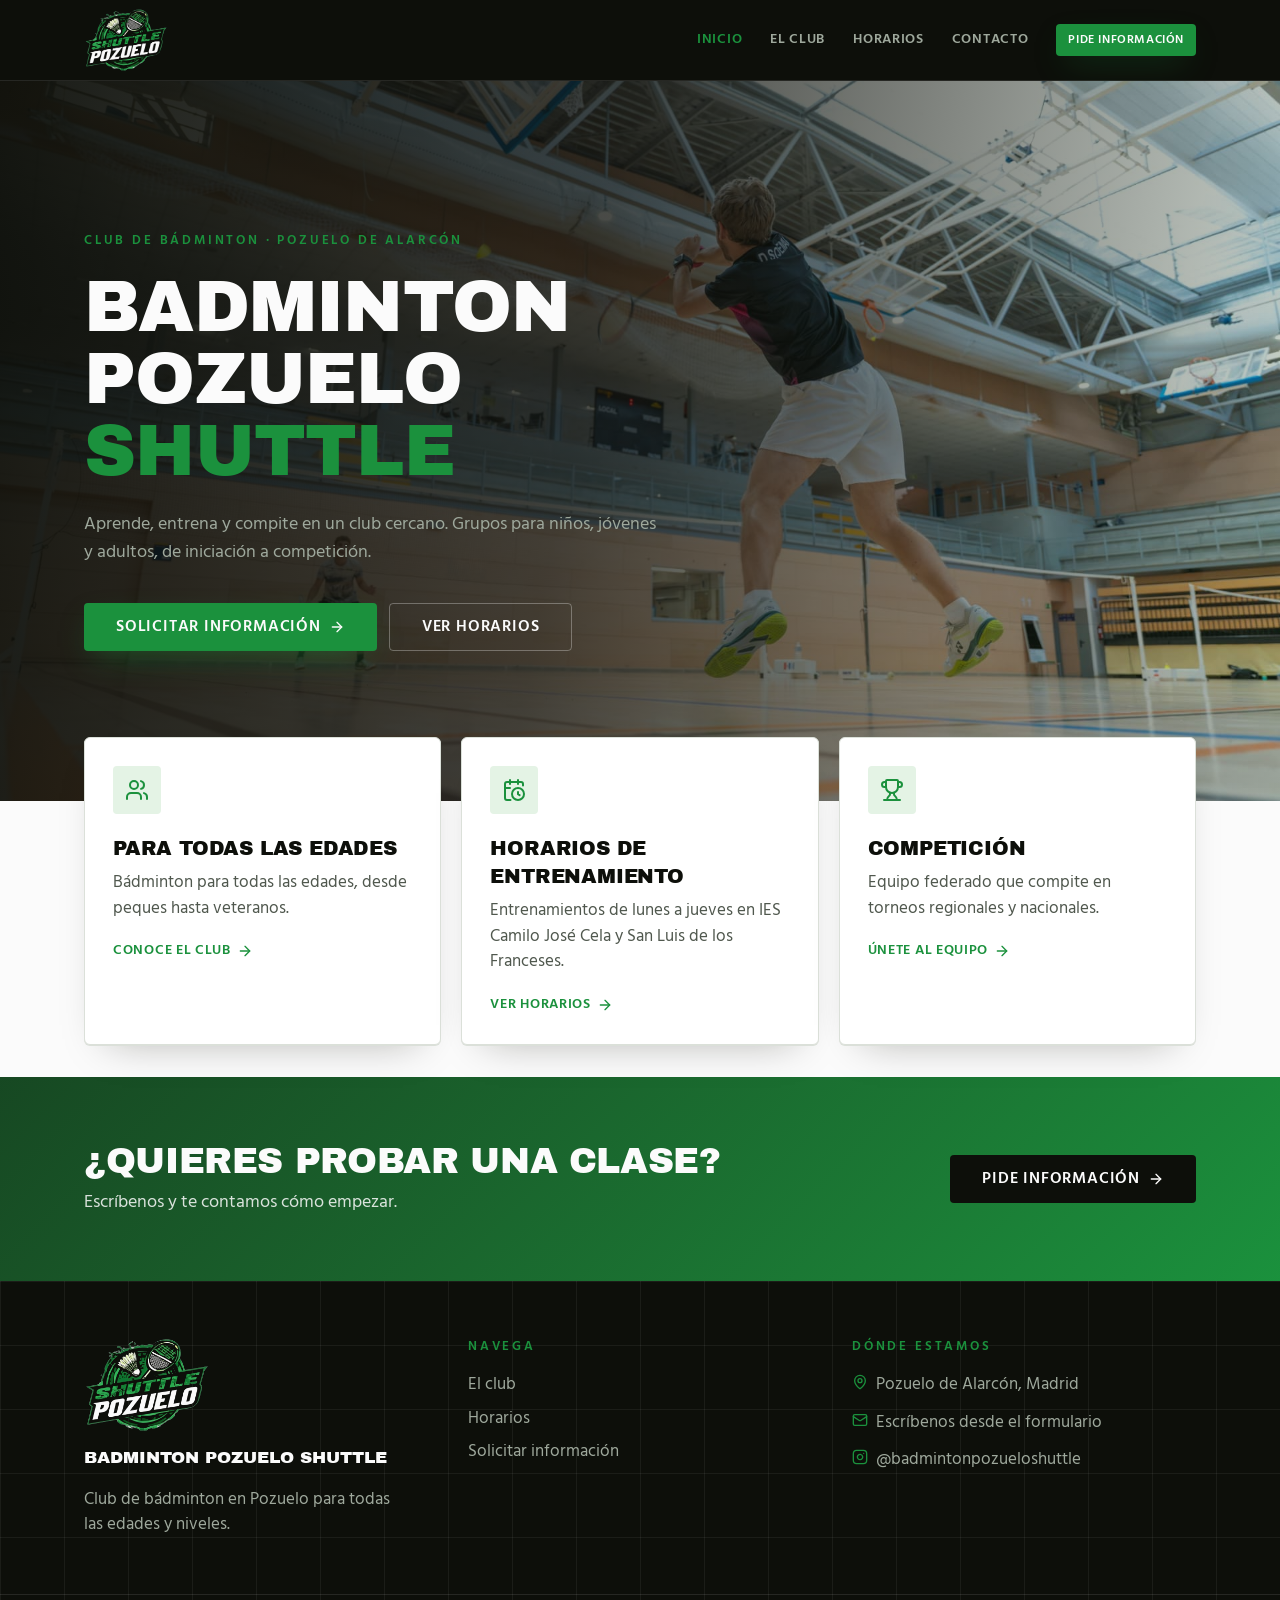
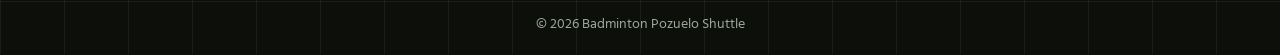
<file: docs/index.html>
<!DOCTYPE html>
<html lang="es"><head><meta charset="utf-8"><meta name="viewport" content="width=device-width, initial-scale=1"><link rel="preload" as="image" href="assets/logo-shuttle-pozuelo.png"><link rel="preload" as="image" href="assets/pista-entrenamiento-pozuelo.jpg"><link rel="stylesheet" href="https://fonts.googleapis.com/css2?family=Archivo+Black&amp;family=Hind:wght@400;500;600;700&amp;display=swap" data-precedence="default"><title>Badminton Pozuelo Shuttle · Club de bádminton en Pozuelo</title><meta name="description" content="Entrena bádminton en Pozuelo de Alarcón: escuela infantil, juvenil, adultos y competición. Consulta horarios y pide información."><meta property="og:title" content="Badminton Pozuelo Shuttle"><meta property="og:description" content="Club de bádminton en Pozuelo para todas las edades y niveles."><meta property="og:type" content="website"><meta name="twitter:card" content="summary_large_image"><link rel="icon" type="image/png" href="favicon.png"><link rel="preconnect" href="https://fonts.googleapis.com"><link rel="preconnect" href="https://fonts.gstatic.com" crossorigin="anonymous"><link rel="stylesheet" href="styles.css"></head><body><div class="flex min-h-screen flex-col"><header class="sticky top-0 z-40 border-b border-ink-foreground/10 bg-ink text-ink-foreground"><div class="mx-auto flex h-20 max-w-6xl items-center justify-between px-5"><a class="flex items-center gap-2.5 active" href="index.html" data-status="active" aria-current="page"><img src="assets/logo-shuttle-pozuelo.png" alt="Logo de Badminton Pozuelo Shuttle" width="480" height="366" class="h-16 w-auto mix-blend-lighten"><span class="sr-only">Badminton Pozuelo Shuttle</span></a><nav class="hidden items-center gap-1 md:flex"><a class="rounded-md px-3 py-2 text-sm font-semibold uppercase tracking-wider text-ink-muted transition-colors hover:text-ink-foreground data-[status=active]:text-primary active" href="index.html" data-status="active" aria-current="page">Inicio</a><a class="rounded-md px-3 py-2 text-sm font-semibold uppercase tracking-wider text-ink-muted transition-colors hover:text-ink-foreground data-[status=active]:text-primary" href="club.html">El club</a><a class="rounded-md px-3 py-2 text-sm font-semibold uppercase tracking-wider text-ink-muted transition-colors hover:text-ink-foreground data-[status=active]:text-primary" href="horarios.html">Horarios</a><a class="rounded-md px-3 py-2 text-sm font-semibold uppercase tracking-wider text-ink-muted transition-colors hover:text-ink-foreground data-[status=active]:text-primary" href="contacto.html">Contacto</a><a class="inline-flex items-center justify-center gap-2 whitespace-nowrap cursor-pointer focus-visible:outline-none focus-visible:ring-1 focus-visible:ring-ring disabled:pointer-events-none disabled:opacity-50 disabled:cursor-not-allowed [&amp;_svg]:pointer-events-none [&amp;_svg]:size-4 [&amp;_svg]:shrink-0 bg-primary text-primary-foreground font-semibold uppercase tracking-wider shadow-glow hover:bg-primary/90 hover:-translate-y-0.5 transition-all h-8 rounded-md px-3 text-xs ml-3" href="contacto.html">Pide información</a></nav><button type="button" id="menu-toggle" class="p-2 md:hidden" aria-label="Abrir menú"><svg xmlns="http://www.w3.org/2000/svg" width="24" height="24" viewBox="0 0 24 24" fill="none" stroke="currentColor" stroke-width="2" stroke-linecap="round" stroke-linejoin="round" class="lucide lucide-menu h-6 w-6" aria-hidden="true"><path d="M4 5h16"></path><path d="M4 12h16"></path><path d="M4 19h16"></path></svg></button></div><nav id="mobile-nav" hidden class="border-t border-ink-foreground/10 px-5 pb-5 md:hidden"><a class="block border-b border-ink-foreground/10 py-3 font-display text-lg uppercase data-[status=active]:text-primary" href="index.html" data-status="active">Inicio</a><a class="block border-b border-ink-foreground/10 py-3 font-display text-lg uppercase data-[status=active]:text-primary" href="club.html">El club</a><a class="block border-b border-ink-foreground/10 py-3 font-display text-lg uppercase data-[status=active]:text-primary" href="horarios.html">Horarios</a><a class="block border-b border-ink-foreground/10 py-3 font-display text-lg uppercase data-[status=active]:text-primary" href="contacto.html">Contacto</a></nav></header><main class="flex-1"><!--$--><section class="relative isolate overflow-hidden bg-ink text-ink-foreground"><img src="assets/pista-entrenamiento-pozuelo.jpg" alt="Jugadores del club entrenando en la pista del pabellón" width="1920" height="1280" class="absolute inset-0 -z-20 h-full w-full object-cover object-[70%_center]"><div class="bg-hero-overlay absolute inset-0 -z-10"></div><div class="mx-auto flex min-h-[min(80vh,760px)] max-w-6xl flex-col justify-center px-5 py-24"><p class="eyebrow animate-rise text-primary">Club de bádminton · Pozuelo de Alarcón</p><h1 class="animate-rise mt-5 max-w-3xl text-[2.6rem] [animation-delay:80ms] sm:text-7xl">Badminton Pozuelo <span class="text-primary">Shuttle</span></h1><p class="animate-rise mt-6 max-w-xl text-lg text-ink-muted [animation-delay:160ms]">Aprende, entrena y compite en un club cercano. Grupos para niños, jóvenes y adultos, de iniciación a competición.</p><div class="animate-rise mt-9 flex flex-wrap gap-3 [animation-delay:240ms]"><a class="inline-flex items-center justify-center gap-2 whitespace-nowrap cursor-pointer focus-visible:outline-none focus-visible:ring-1 focus-visible:ring-ring disabled:pointer-events-none disabled:opacity-50 disabled:cursor-not-allowed [&amp;_svg]:pointer-events-none [&amp;_svg]:size-4 [&amp;_svg]:shrink-0 bg-primary text-primary-foreground font-semibold uppercase tracking-wider shadow-glow hover:bg-primary/90 hover:-translate-y-0.5 transition-all h-12 rounded-md px-8 text-base" href="contacto.html">Solicitar información <svg xmlns="http://www.w3.org/2000/svg" width="24" height="24" viewBox="0 0 24 24" fill="none" stroke="currentColor" stroke-width="2" stroke-linecap="round" stroke-linejoin="round" class="lucide lucide-arrow-right" aria-hidden="true"><path d="M5 12h14"></path><path d="m12 5 7 7-7 7"></path></svg></a><a class="inline-flex items-center justify-center gap-2 whitespace-nowrap cursor-pointer transition-colors focus-visible:outline-none focus-visible:ring-1 focus-visible:ring-ring disabled:pointer-events-none disabled:opacity-50 disabled:cursor-not-allowed [&amp;_svg]:pointer-events-none [&amp;_svg]:size-4 [&amp;_svg]:shrink-0 border border-ink-foreground/30 bg-transparent text-ink-foreground font-semibold uppercase tracking-wider hover:bg-ink-foreground/10 h-12 rounded-md px-8 text-base" href="horarios.html">Ver horarios</a></div></div></section><section class="mx-auto -mt-16 max-w-6xl px-5 pb-8"><div class="grid gap-5 md:grid-cols-3"><a class="group relative rounded-lg border bg-card p-7 shadow-card transition-transform hover:-translate-y-1" href="club.html"><span class="inline-flex h-12 w-12 items-center justify-center rounded-md bg-secondary text-primary"><svg xmlns="http://www.w3.org/2000/svg" width="24" height="24" viewBox="0 0 24 24" fill="none" stroke="currentColor" stroke-width="2" stroke-linecap="round" stroke-linejoin="round" class="lucide lucide-users h-6 w-6" aria-hidden="true"><path d="M16 21v-2a4 4 0 0 0-4-4H6a4 4 0 0 0-4 4v2"></path><path d="M16 3.128a4 4 0 0 1 0 7.744"></path><path d="M22 21v-2a4 4 0 0 0-3-3.87"></path><circle cx="9" cy="7" r="4"></circle></svg></span><h2 class="mt-5 text-xl">Para todas las edades</h2><p class="mt-2 text-muted-foreground">Bádminton para todas las edades, desde peques hasta veteranos.</p><span class="mt-5 inline-flex items-center gap-1.5 text-sm font-semibold uppercase tracking-wider text-primary">Conoce el club<svg xmlns="http://www.w3.org/2000/svg" width="24" height="24" viewBox="0 0 24 24" fill="none" stroke="currentColor" stroke-width="2" stroke-linecap="round" stroke-linejoin="round" class="lucide lucide-arrow-right h-4 w-4 transition-transform group-hover:translate-x-1" aria-hidden="true"><path d="M5 12h14"></path><path d="m12 5 7 7-7 7"></path></svg></span></a><a class="group relative rounded-lg border bg-card p-7 shadow-card transition-transform hover:-translate-y-1" href="horarios.html"><span class="inline-flex h-12 w-12 items-center justify-center rounded-md bg-secondary text-primary"><svg xmlns="http://www.w3.org/2000/svg" width="24" height="24" viewBox="0 0 24 24" fill="none" stroke="currentColor" stroke-width="2" stroke-linecap="round" stroke-linejoin="round" class="lucide lucide-calendar-clock h-6 w-6" aria-hidden="true"><path d="M16 14v2.2l1.6 1"></path><path d="M16 2v4"></path><path d="M21 7.5V6a2 2 0 0 0-2-2H5a2 2 0 0 0-2 2v14a2 2 0 0 0 2 2h3.5"></path><path d="M3 10h5"></path><path d="M8 2v4"></path><circle cx="16" cy="16" r="6"></circle></svg></span><h2 class="mt-5 text-xl">Horarios de entrenamiento</h2><p class="mt-2 text-muted-foreground">Entrenamientos de lunes a jueves en IES Camilo José Cela y San Luis de los Franceses.</p><span class="mt-5 inline-flex items-center gap-1.5 text-sm font-semibold uppercase tracking-wider text-primary">Ver horarios<svg xmlns="http://www.w3.org/2000/svg" width="24" height="24" viewBox="0 0 24 24" fill="none" stroke="currentColor" stroke-width="2" stroke-linecap="round" stroke-linejoin="round" class="lucide lucide-arrow-right h-4 w-4 transition-transform group-hover:translate-x-1" aria-hidden="true"><path d="M5 12h14"></path><path d="m12 5 7 7-7 7"></path></svg></span></a><a class="group relative rounded-lg border bg-card p-7 shadow-card transition-transform hover:-translate-y-1" href="contacto.html"><span class="inline-flex h-12 w-12 items-center justify-center rounded-md bg-secondary text-primary"><svg xmlns="http://www.w3.org/2000/svg" width="24" height="24" viewBox="0 0 24 24" fill="none" stroke="currentColor" stroke-width="2" stroke-linecap="round" stroke-linejoin="round" class="lucide lucide-trophy h-6 w-6" aria-hidden="true"><path d="M10 14.66v1.626a2 2 0 0 1-.976 1.696A5 5 0 0 0 7 21.978"></path><path d="M14 14.66v1.626a2 2 0 0 0 .976 1.696A5 5 0 0 1 17 21.978"></path><path d="M18 9h1.5a1 1 0 0 0 0-5H18"></path><path d="M4 22h16"></path><path d="M6 9a6 6 0 0 0 12 0V3a1 1 0 0 0-1-1H7a1 1 0 0 0-1 1z"></path><path d="M6 9H4.5a1 1 0 0 1 0-5H6"></path></svg></span><h2 class="mt-5 text-xl">Competición</h2><p class="mt-2 text-muted-foreground">Equipo federado que compite en torneos regionales y nacionales.</p><span class="mt-5 inline-flex items-center gap-1.5 text-sm font-semibold uppercase tracking-wider text-primary">Únete al equipo<svg xmlns="http://www.w3.org/2000/svg" width="24" height="24" viewBox="0 0 24 24" fill="none" stroke="currentColor" stroke-width="2" stroke-linecap="round" stroke-linejoin="round" class="lucide lucide-arrow-right h-4 w-4 transition-transform group-hover:translate-x-1" aria-hidden="true"><path d="M5 12h14"></path><path d="m12 5 7 7-7 7"></path></svg></span></a></div></section><section class="bg-gradient-forest text-forest-foreground"><div class="mx-auto flex max-w-6xl flex-col items-start justify-between gap-6 px-5 py-16 md:flex-row md:items-center"><div><h2 class="text-3xl sm:text-4xl">¿Quieres probar una clase?</h2><p class="mt-2 text-lg opacity-85">Escríbenos y te contamos cómo empezar.</p></div><a class="inline-flex items-center justify-center gap-2 whitespace-nowrap cursor-pointer transition-colors focus-visible:outline-none focus-visible:ring-1 focus-visible:ring-ring disabled:pointer-events-none disabled:opacity-50 disabled:cursor-not-allowed [&amp;_svg]:pointer-events-none [&amp;_svg]:size-4 [&amp;_svg]:shrink-0 bg-ink text-ink-foreground font-semibold uppercase tracking-wider hover:bg-ink/85 h-12 rounded-md px-8 text-base" href="contacto.html">Pide información <svg xmlns="http://www.w3.org/2000/svg" width="24" height="24" viewBox="0 0 24 24" fill="none" stroke="currentColor" stroke-width="2" stroke-linecap="round" stroke-linejoin="round" class="lucide lucide-arrow-right" aria-hidden="true"><path d="M5 12h14"></path><path d="m12 5 7 7-7 7"></path></svg></a></div></section><!--/$--></main><footer class="court-lines bg-ink text-ink-foreground"><div class="mx-auto grid max-w-6xl gap-10 px-5 py-14 md:grid-cols-3"><div><img src="assets/logo-shuttle-pozuelo.png" alt="Logo de Badminton Pozuelo Shuttle" width="480" height="366" loading="lazy" class="h-24 w-auto mix-blend-lighten"><p class="mt-3 font-display uppercase">Badminton Pozuelo Shuttle</p><p class="mt-4 max-w-xs text-ink-muted">Club de bádminton en Pozuelo para todas las edades y niveles.</p></div><div><p class="eyebrow text-primary">Navega</p><ul class="mt-4 space-y-2 text-ink-muted"><li><a class="hover:text-ink-foreground" href="club.html">El club</a></li><li><a class="hover:text-ink-foreground" href="horarios.html">Horarios</a></li><li><a class="hover:text-ink-foreground" href="contacto.html">Solicitar información</a></li></ul></div><div><p class="eyebrow text-primary">Dónde estamos</p><ul class="mt-4 space-y-3 text-ink-muted"><li class="flex gap-2"><svg xmlns="http://www.w3.org/2000/svg" width="24" height="24" viewBox="0 0 24 24" fill="none" stroke="currentColor" stroke-width="2" stroke-linecap="round" stroke-linejoin="round" class="lucide lucide-map-pin mt-0.5 h-4 w-4 shrink-0 text-primary" aria-hidden="true"><path d="M20 10c0 4.993-5.539 10.193-7.399 11.799a1 1 0 0 1-1.202 0C9.539 20.193 4 14.993 4 10a8 8 0 0 1 16 0"></path><circle cx="12" cy="10" r="3"></circle></svg>Pozuelo de Alarcón, Madrid</li><li class="flex gap-2"><svg xmlns="http://www.w3.org/2000/svg" width="24" height="24" viewBox="0 0 24 24" fill="none" stroke="currentColor" stroke-width="2" stroke-linecap="round" stroke-linejoin="round" class="lucide lucide-mail mt-0.5 h-4 w-4 shrink-0 text-primary" aria-hidden="true"><path d="m22 7-8.991 5.727a2 2 0 0 1-2.009 0L2 7"></path><rect x="2" y="4" width="20" height="16" rx="2"></rect></svg><a class="hover:text-ink-foreground" href="contacto.html">Escríbenos desde el formulario</a></li><li class="flex gap-2"><svg xmlns="http://www.w3.org/2000/svg" width="24" height="24" viewBox="0 0 24 24" fill="none" stroke="currentColor" stroke-width="2" stroke-linecap="round" stroke-linejoin="round" class="lucide lucide-instagram mt-0.5 h-4 w-4 shrink-0 text-primary" aria-hidden="true"><rect width="20" height="20" x="2" y="2" rx="5" ry="5"></rect><path d="M16 11.37A4 4 0 1 1 12.63 8 4 4 0 0 1 16 11.37z"></path><line x1="17.5" x2="17.51" y1="6.5" y2="6.5"></line></svg><a href="https://www.instagram.com/badmintonpozueloshuttle" target="_blank" rel="noopener noreferrer" class="hover:text-ink-foreground">@badmintonpozueloshuttle</a></li></ul></div></div><div class="border-t border-ink-foreground/10 py-5 text-center text-sm text-ink-muted">© <!-- -->2026<!-- --> <!-- -->Badminton Pozuelo Shuttle</div></footer></div>
<script>
(function () {
  var btn = document.getElementById("menu-toggle");
  var nav = document.getElementById("mobile-nav");
  if (!btn || !nav) return;
  btn.addEventListener("click", function () {
    var open = nav.hasAttribute("hidden");
    if (open) nav.removeAttribute("hidden"); else nav.setAttribute("hidden", "");
    btn.setAttribute("aria-label", open ? "Cerrar menú" : "Abrir menú");
  });
})();
</script>
</body></html>
</file>
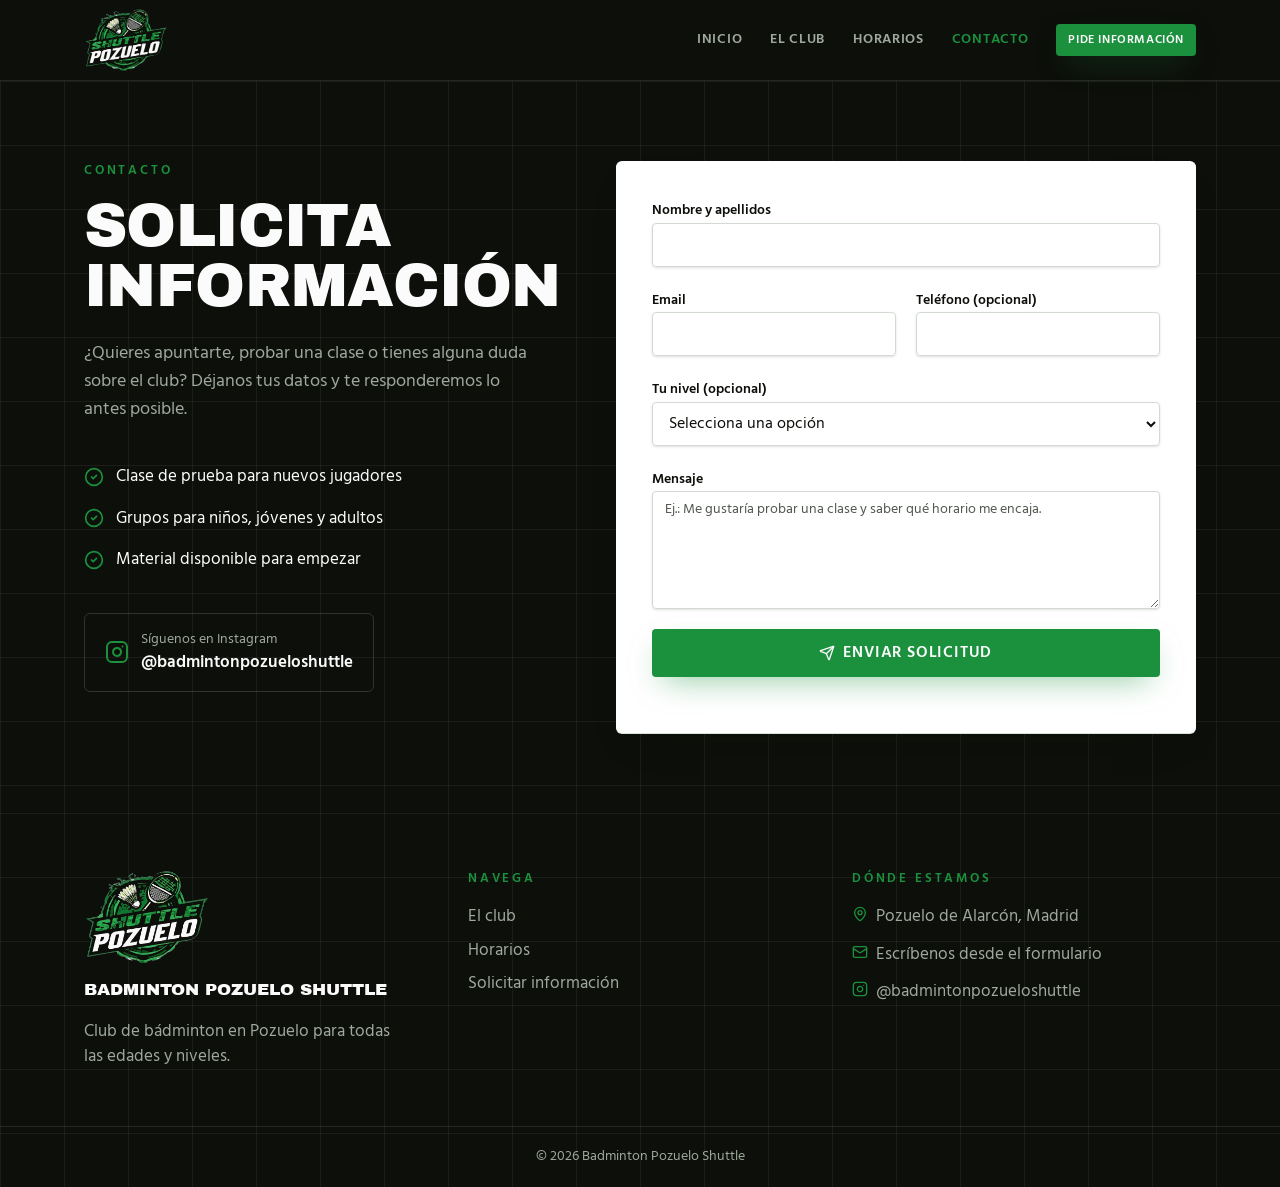
<file: docs/contacto.html>
<!DOCTYPE html>
<html lang="es"><head><meta charset="utf-8"><meta name="viewport" content="width=device-width, initial-scale=1"><link rel="preload" as="image" href="assets/logo-shuttle-pozuelo.png"><link rel="stylesheet" href="https://fonts.googleapis.com/css2?family=Archivo+Black&amp;family=Hind:wght@400;500;600;700&amp;display=swap" data-precedence="default"><title>Solicitar información · Badminton Pozuelo Shuttle</title><meta name="description" content="Pide información sobre el club, los grupos y las clases de prueba de Badminton Pozuelo Shuttle."><meta property="og:title" content="Solicitar información · Badminton Pozuelo Shuttle"><meta property="og:description" content="Escríbenos y te contamos cómo empezar a jugar al bádminton en Pozuelo."><meta property="og:type" content="website"><meta name="twitter:card" content="summary_large_image"><link rel="icon" type="image/png" href="favicon.png"><link rel="preconnect" href="https://fonts.googleapis.com"><link rel="preconnect" href="https://fonts.gstatic.com" crossorigin="anonymous"><link rel="stylesheet" href="styles.css"></head><body><div class="flex min-h-screen flex-col"><header class="sticky top-0 z-40 border-b border-ink-foreground/10 bg-ink text-ink-foreground"><div class="mx-auto flex h-20 max-w-6xl items-center justify-between px-5"><a class="flex items-center gap-2.5" href="index.html"><img src="assets/logo-shuttle-pozuelo.png" alt="Logo de Badminton Pozuelo Shuttle" width="480" height="366" class="h-16 w-auto mix-blend-lighten"><span class="sr-only">Badminton Pozuelo Shuttle</span></a><nav class="hidden items-center gap-1 md:flex"><a class="rounded-md px-3 py-2 text-sm font-semibold uppercase tracking-wider text-ink-muted transition-colors hover:text-ink-foreground data-[status=active]:text-primary" href="index.html">Inicio</a><a class="rounded-md px-3 py-2 text-sm font-semibold uppercase tracking-wider text-ink-muted transition-colors hover:text-ink-foreground data-[status=active]:text-primary" href="club.html">El club</a><a class="rounded-md px-3 py-2 text-sm font-semibold uppercase tracking-wider text-ink-muted transition-colors hover:text-ink-foreground data-[status=active]:text-primary" href="horarios.html">Horarios</a><a class="rounded-md px-3 py-2 text-sm font-semibold uppercase tracking-wider text-ink-muted transition-colors hover:text-ink-foreground data-[status=active]:text-primary active" href="contacto.html" data-status="active" aria-current="page">Contacto</a><a class="inline-flex items-center justify-center gap-2 whitespace-nowrap cursor-pointer focus-visible:outline-none focus-visible:ring-1 focus-visible:ring-ring disabled:pointer-events-none disabled:opacity-50 disabled:cursor-not-allowed [&amp;_svg]:pointer-events-none [&amp;_svg]:size-4 [&amp;_svg]:shrink-0 bg-primary text-primary-foreground font-semibold uppercase tracking-wider shadow-glow hover:bg-primary/90 hover:-translate-y-0.5 transition-all h-8 rounded-md px-3 text-xs ml-3 active" href="contacto.html" data-status="active" aria-current="page">Pide información</a></nav><button type="button" id="menu-toggle" class="p-2 md:hidden" aria-label="Abrir menú"><svg xmlns="http://www.w3.org/2000/svg" width="24" height="24" viewBox="0 0 24 24" fill="none" stroke="currentColor" stroke-width="2" stroke-linecap="round" stroke-linejoin="round" class="lucide lucide-menu h-6 w-6" aria-hidden="true"><path d="M4 5h16"></path><path d="M4 12h16"></path><path d="M4 19h16"></path></svg></button></div><nav id="mobile-nav" hidden class="border-t border-ink-foreground/10 px-5 pb-5 md:hidden"><a class="block border-b border-ink-foreground/10 py-3 font-display text-lg uppercase data-[status=active]:text-primary" href="index.html">Inicio</a><a class="block border-b border-ink-foreground/10 py-3 font-display text-lg uppercase data-[status=active]:text-primary" href="club.html">El club</a><a class="block border-b border-ink-foreground/10 py-3 font-display text-lg uppercase data-[status=active]:text-primary" href="horarios.html">Horarios</a><a class="block border-b border-ink-foreground/10 py-3 font-display text-lg uppercase data-[status=active]:text-primary" href="contacto.html" data-status="active">Contacto</a></nav></header><main class="flex-1"><!--$--><section class="court-lines bg-ink text-ink-foreground"><div class="mx-auto grid max-w-6xl gap-12 px-5 py-20 lg:grid-cols-[minmax(0,1fr)_minmax(0,1.2fr)]"><div><p class="eyebrow text-primary">Contacto</p><h1 class="mt-4 text-4xl sm:text-6xl">Solicita información</h1><p class="mt-6 max-w-md text-lg text-ink-muted">¿Quieres apuntarte, probar una clase o tienes alguna duda sobre el club? Déjanos tus datos y te responderemos lo antes posible.</p><ul class="mt-10 space-y-4"><li class="flex items-center gap-3"><svg xmlns="http://www.w3.org/2000/svg" width="24" height="24" viewBox="0 0 24 24" fill="none" stroke="currentColor" stroke-width="2" stroke-linecap="round" stroke-linejoin="round" class="lucide lucide-circle-check h-5 w-5 text-primary" aria-hidden="true"><circle cx="12" cy="12" r="10"></circle><path d="m9 12 2 2 4-4"></path></svg> <!-- -->Clase de prueba para nuevos jugadores</li><li class="flex items-center gap-3"><svg xmlns="http://www.w3.org/2000/svg" width="24" height="24" viewBox="0 0 24 24" fill="none" stroke="currentColor" stroke-width="2" stroke-linecap="round" stroke-linejoin="round" class="lucide lucide-circle-check h-5 w-5 text-primary" aria-hidden="true"><circle cx="12" cy="12" r="10"></circle><path d="m9 12 2 2 4-4"></path></svg> <!-- -->Grupos para niños, jóvenes y adultos</li><li class="flex items-center gap-3"><svg xmlns="http://www.w3.org/2000/svg" width="24" height="24" viewBox="0 0 24 24" fill="none" stroke="currentColor" stroke-width="2" stroke-linecap="round" stroke-linejoin="round" class="lucide lucide-circle-check h-5 w-5 text-primary" aria-hidden="true"><circle cx="12" cy="12" r="10"></circle><path d="m9 12 2 2 4-4"></path></svg> <!-- -->Material disponible para empezar</li></ul><a href="https://www.instagram.com/badmintonpozueloshuttle" target="_blank" rel="noopener noreferrer" class="mt-10 inline-flex items-center gap-3 rounded-lg border border-ink-foreground/15 px-5 py-4 transition-colors hover:border-primary"><svg xmlns="http://www.w3.org/2000/svg" width="24" height="24" viewBox="0 0 24 24" fill="none" stroke="currentColor" stroke-width="2" stroke-linecap="round" stroke-linejoin="round" class="lucide lucide-instagram h-6 w-6 text-primary" aria-hidden="true"><rect width="20" height="20" x="2" y="2" rx="5" ry="5"></rect><path d="M16 11.37A4 4 0 1 1 12.63 8 4 4 0 0 1 16 11.37z"></path><line x1="17.5" x2="17.51" y1="6.5" y2="6.5"></line></svg><span><span class="block text-sm text-ink-muted">Síguenos en Instagram</span><span class="block font-semibold">@badmintonpozueloshuttle</span></span></a></div><div class="rounded-lg bg-card p-7 text-card-foreground shadow-card sm:p-9" id="form-card"><form novalidate="" class="space-y-5" id="info-form"><div class="space-y-2"><label class="peer-disabled:cursor-not-allowed peer-disabled:opacity-70 text-sm font-semibold" for="name">Nombre y apellidos</label><input class="flex w-full rounded-md border border-input bg-transparent px-3 py-1 text-base shadow-sm transition-colors file:border-0 file:bg-transparent file:text-sm file:font-medium file:text-foreground placeholder:text-muted-foreground focus-visible:outline-none focus-visible:ring-1 focus-visible:ring-ring disabled:cursor-not-allowed disabled:opacity-50 md:text-sm h-11" id="name" maxlength="100" autocomplete="name" value=""></div><div class="grid gap-5 sm:grid-cols-2"><div class="space-y-2"><label class="peer-disabled:cursor-not-allowed peer-disabled:opacity-70 text-sm font-semibold" for="email">Email</label><input type="email" class="flex w-full rounded-md border border-input bg-transparent px-3 py-1 text-base shadow-sm transition-colors file:border-0 file:bg-transparent file:text-sm file:font-medium file:text-foreground placeholder:text-muted-foreground focus-visible:outline-none focus-visible:ring-1 focus-visible:ring-ring disabled:cursor-not-allowed disabled:opacity-50 md:text-sm h-11" id="email" maxlength="255" autocomplete="email" value=""></div><div class="space-y-2"><label class="peer-disabled:cursor-not-allowed peer-disabled:opacity-70 text-sm font-semibold" for="phone">Teléfono (opcional)</label><input type="tel" class="flex w-full rounded-md border border-input bg-transparent px-3 py-1 text-base shadow-sm transition-colors file:border-0 file:bg-transparent file:text-sm file:font-medium file:text-foreground placeholder:text-muted-foreground focus-visible:outline-none focus-visible:ring-1 focus-visible:ring-ring disabled:cursor-not-allowed disabled:opacity-50 md:text-sm h-11" id="phone" maxlength="30" autocomplete="tel" value=""></div></div><div class="space-y-2"><label class="peer-disabled:cursor-not-allowed peer-disabled:opacity-70 text-sm font-semibold" for="level">Tu nivel (opcional)</label><select id="level" class="flex h-11 w-full rounded-md border border-input bg-transparent px-3 text-base shadow-sm focus-visible:outline-none focus-visible:ring-1 focus-visible:ring-ring"><option value="" selected="">Selecciona una opción</option><option value="Nunca he jugado">Nunca he jugado</option><option value="Nivel iniciación">Nivel iniciación</option><option value="Nivel intermedio">Nivel intermedio</option><option value="Nivel avanzado / competición">Nivel avanzado / competición</option></select></div><div class="space-y-2"><label class="peer-disabled:cursor-not-allowed peer-disabled:opacity-70 text-sm font-semibold" for="message">Mensaje</label><textarea class="flex min-h-[60px] w-full rounded-md border border-input bg-transparent px-3 py-2 text-base shadow-sm placeholder:text-muted-foreground focus-visible:outline-none focus-visible:ring-1 focus-visible:ring-ring disabled:cursor-not-allowed disabled:opacity-50 md:text-sm" id="message" rows="5" maxlength="1000" placeholder="Ej.: Me gustaría probar una clase y saber qué horario me encaja."></textarea></div><button class="inline-flex items-center justify-center gap-2 whitespace-nowrap cursor-pointer focus-visible:outline-none focus-visible:ring-1 focus-visible:ring-ring disabled:pointer-events-none disabled:opacity-50 disabled:cursor-not-allowed [&amp;_svg]:pointer-events-none [&amp;_svg]:size-4 [&amp;_svg]:shrink-0 bg-primary text-primary-foreground font-semibold uppercase tracking-wider shadow-glow hover:bg-primary/90 hover:-translate-y-0.5 transition-all h-12 rounded-md px-8 text-base w-full" type="submit"><svg xmlns="http://www.w3.org/2000/svg" width="24" height="24" viewBox="0 0 24 24" fill="none" stroke="currentColor" stroke-width="2" stroke-linecap="round" stroke-linejoin="round" class="lucide lucide-send" aria-hidden="true"><path d="M14.536 21.686a.5.5 0 0 0 .937-.024l6.5-19a.496.496 0 0 0-.635-.635l-19 6.5a.5.5 0 0 0-.024.937l7.93 3.18a2 2 0 0 1 1.112 1.11z"></path><path d="m21.854 2.147-10.94 10.939"></path></svg>Enviar solicitud</button></form></div></div></section><!--/$--></main><footer class="court-lines bg-ink text-ink-foreground"><div class="mx-auto grid max-w-6xl gap-10 px-5 py-14 md:grid-cols-3"><div><img src="assets/logo-shuttle-pozuelo.png" alt="Logo de Badminton Pozuelo Shuttle" width="480" height="366" loading="lazy" class="h-24 w-auto mix-blend-lighten"><p class="mt-3 font-display uppercase">Badminton Pozuelo Shuttle</p><p class="mt-4 max-w-xs text-ink-muted">Club de bádminton en Pozuelo para todas las edades y niveles.</p></div><div><p class="eyebrow text-primary">Navega</p><ul class="mt-4 space-y-2 text-ink-muted"><li><a class="hover:text-ink-foreground" href="club.html">El club</a></li><li><a class="hover:text-ink-foreground" href="horarios.html">Horarios</a></li><li><a class="hover:text-ink-foreground active" href="contacto.html" data-status="active" aria-current="page">Solicitar información</a></li></ul></div><div><p class="eyebrow text-primary">Dónde estamos</p><ul class="mt-4 space-y-3 text-ink-muted"><li class="flex gap-2"><svg xmlns="http://www.w3.org/2000/svg" width="24" height="24" viewBox="0 0 24 24" fill="none" stroke="currentColor" stroke-width="2" stroke-linecap="round" stroke-linejoin="round" class="lucide lucide-map-pin mt-0.5 h-4 w-4 shrink-0 text-primary" aria-hidden="true"><path d="M20 10c0 4.993-5.539 10.193-7.399 11.799a1 1 0 0 1-1.202 0C9.539 20.193 4 14.993 4 10a8 8 0 0 1 16 0"></path><circle cx="12" cy="10" r="3"></circle></svg>Pozuelo de Alarcón, Madrid</li><li class="flex gap-2"><svg xmlns="http://www.w3.org/2000/svg" width="24" height="24" viewBox="0 0 24 24" fill="none" stroke="currentColor" stroke-width="2" stroke-linecap="round" stroke-linejoin="round" class="lucide lucide-mail mt-0.5 h-4 w-4 shrink-0 text-primary" aria-hidden="true"><path d="m22 7-8.991 5.727a2 2 0 0 1-2.009 0L2 7"></path><rect x="2" y="4" width="20" height="16" rx="2"></rect></svg><a class="hover:text-ink-foreground active" href="contacto.html" data-status="active" aria-current="page">Escríbenos desde el formulario</a></li><li class="flex gap-2"><svg xmlns="http://www.w3.org/2000/svg" width="24" height="24" viewBox="0 0 24 24" fill="none" stroke="currentColor" stroke-width="2" stroke-linecap="round" stroke-linejoin="round" class="lucide lucide-instagram mt-0.5 h-4 w-4 shrink-0 text-primary" aria-hidden="true"><rect width="20" height="20" x="2" y="2" rx="5" ry="5"></rect><path d="M16 11.37A4 4 0 1 1 12.63 8 4 4 0 0 1 16 11.37z"></path><line x1="17.5" x2="17.51" y1="6.5" y2="6.5"></line></svg><a href="https://www.instagram.com/badmintonpozueloshuttle" target="_blank" rel="noopener noreferrer" class="hover:text-ink-foreground">@badmintonpozueloshuttle</a></li></ul></div></div><div class="border-t border-ink-foreground/10 py-5 text-center text-sm text-ink-muted">© <!-- -->2026<!-- --> <!-- -->Badminton Pozuelo Shuttle</div></footer></div>
<script>
(function () {
  var btn = document.getElementById("menu-toggle");
  var nav = document.getElementById("mobile-nav");
  if (!btn || !nav) return;
  btn.addEventListener("click", function () {
    var open = nav.hasAttribute("hidden");
    if (open) nav.removeAttribute("hidden"); else nav.setAttribute("hidden", "");
    btn.setAttribute("aria-label", open ? "Cerrar menú" : "Abrir menú");
  });
})();
</script>

<template id="form-sent">
  <div class="flex min-h-[420px] flex-col items-center justify-center text-center">
    <svg xmlns="http://www.w3.org/2000/svg" width="24" height="24" viewBox="0 0 24 24" fill="none" stroke="currentColor" stroke-width="2" stroke-linecap="round" stroke-linejoin="round" class="h-14 w-14 text-primary" aria-hidden="true"><circle cx="12" cy="12" r="10"></circle><path d="m9 12 2 2 4-4"></path></svg>
    <h2 class="mt-5 text-3xl">¡Solicitud enviada!</h2>
    <p class="mt-3 max-w-sm text-muted-foreground">Gracias por escribirnos. Hemos recibido tu mensaje y te contactaremos pronto.</p>
    <a href="contacto.html" class="mt-8 inline-flex h-9 items-center justify-center rounded-md border border-input bg-background px-4 py-2 text-sm font-medium shadow-sm hover:bg-accent hover:text-accent-foreground">Enviar otra solicitud</a>
  </div>
</template>

<script>
(function () {
  var form = document.getElementById("info-form");
  if (!form) return;
  var LEVELS = ["Nunca he jugado", "Nivel iniciación", "Nivel intermedio", "Nivel avanzado / competición"];
  function val(id) { return document.getElementById(id).value.trim(); }
  function setError(id, msg) {
    var el = document.getElementById(id);
    var holder = el.parentNode;
    var old = holder.querySelector(".field-error");
    if (old) old.remove();
    if (msg) {
      var p = document.createElement("p");
      p.className = "field-error text-sm text-destructive";
      p.textContent = msg;
      holder.appendChild(p);
    }
  }
  function validate(d) {
    var e = {};
    if (d.name.length < 2) e.name = "Escribe tu nombre";
    else if (d.name.length > 100) e.name = "Máximo 100 caracteres";
    if (!/^[^\s@]+@[^\s@]+\.[^\s@]+$/.test(d.email)) e.email = "Escribe un email válido";
    else if (d.email.length > 255) e.email = "Máximo 255 caracteres";
    if (d.phone.length > 30) e.phone = "Máximo 30 caracteres";
    else if (!/^[0-9+()\s-]*$/.test(d.phone)) e.phone = "Solo números y símbolos + ( ) -";
    if (d.level && LEVELS.indexOf(d.level) === -1) e.level = "Selecciona una opción";
    if (d.message.length < 5) e.message = "Cuéntanos un poco más";
    else if (d.message.length > 1000) e.message = "Máximo 1000 caracteres";
    return e;
  }
  ["name", "email", "phone", "level", "message"].forEach(function (id) {
    document.getElementById(id).addEventListener("input", function () { setError(id, ""); });
  });
  var status = document.createElement("p");
  status.className = "text-sm text-destructive";
  status.setAttribute("role", "alert");
  form.appendChild(status);
  form.addEventListener("submit", function (ev) {
    ev.preventDefault();
    status.textContent = "";
    var d = { name: val("name"), email: val("email"), phone: val("phone"), level: val("level"), message: val("message") };
    var errors = validate(d);
    var ids = ["name", "email", "phone", "level", "message"];
    ids.forEach(function (id) { setError(id, errors[id] || ""); });
    if (Object.keys(errors).length) return;
    var btn = form.querySelector("button[type=submit]");
    var label = btn.innerHTML;
    btn.disabled = true;
    btn.textContent = "Enviando…";
    fetch("https://formsubmit.co/ajax/cde.badmtnpozuelo@gmail.com", {
      method: "POST",
      headers: { "Content-Type": "application/json", Accept: "application/json" },
      body: JSON.stringify({
        Nombre: d.name, email: d.email, "Teléfono": d.phone || "-", Nivel: d.level || "-", Mensaje: d.message,
        _subject: "Nueva solicitud de información · Web del club", _template: "table", _captcha: "false"
      })
    })
      .then(function (r) { return r.json(); })
      .then(function (res) {
        if (String(res.success) !== "true") throw new Error(res.message || "error");
        document.getElementById("form-card").innerHTML = document.getElementById("form-sent").innerHTML;
      })
      .catch(function () {
        status.textContent = "No hemos podido enviar tu solicitud. Inténtalo de nuevo en unos minutos.";
        btn.disabled = false;
        btn.innerHTML = label;
      });
  });
})();
</script>
</body></html>
</file>
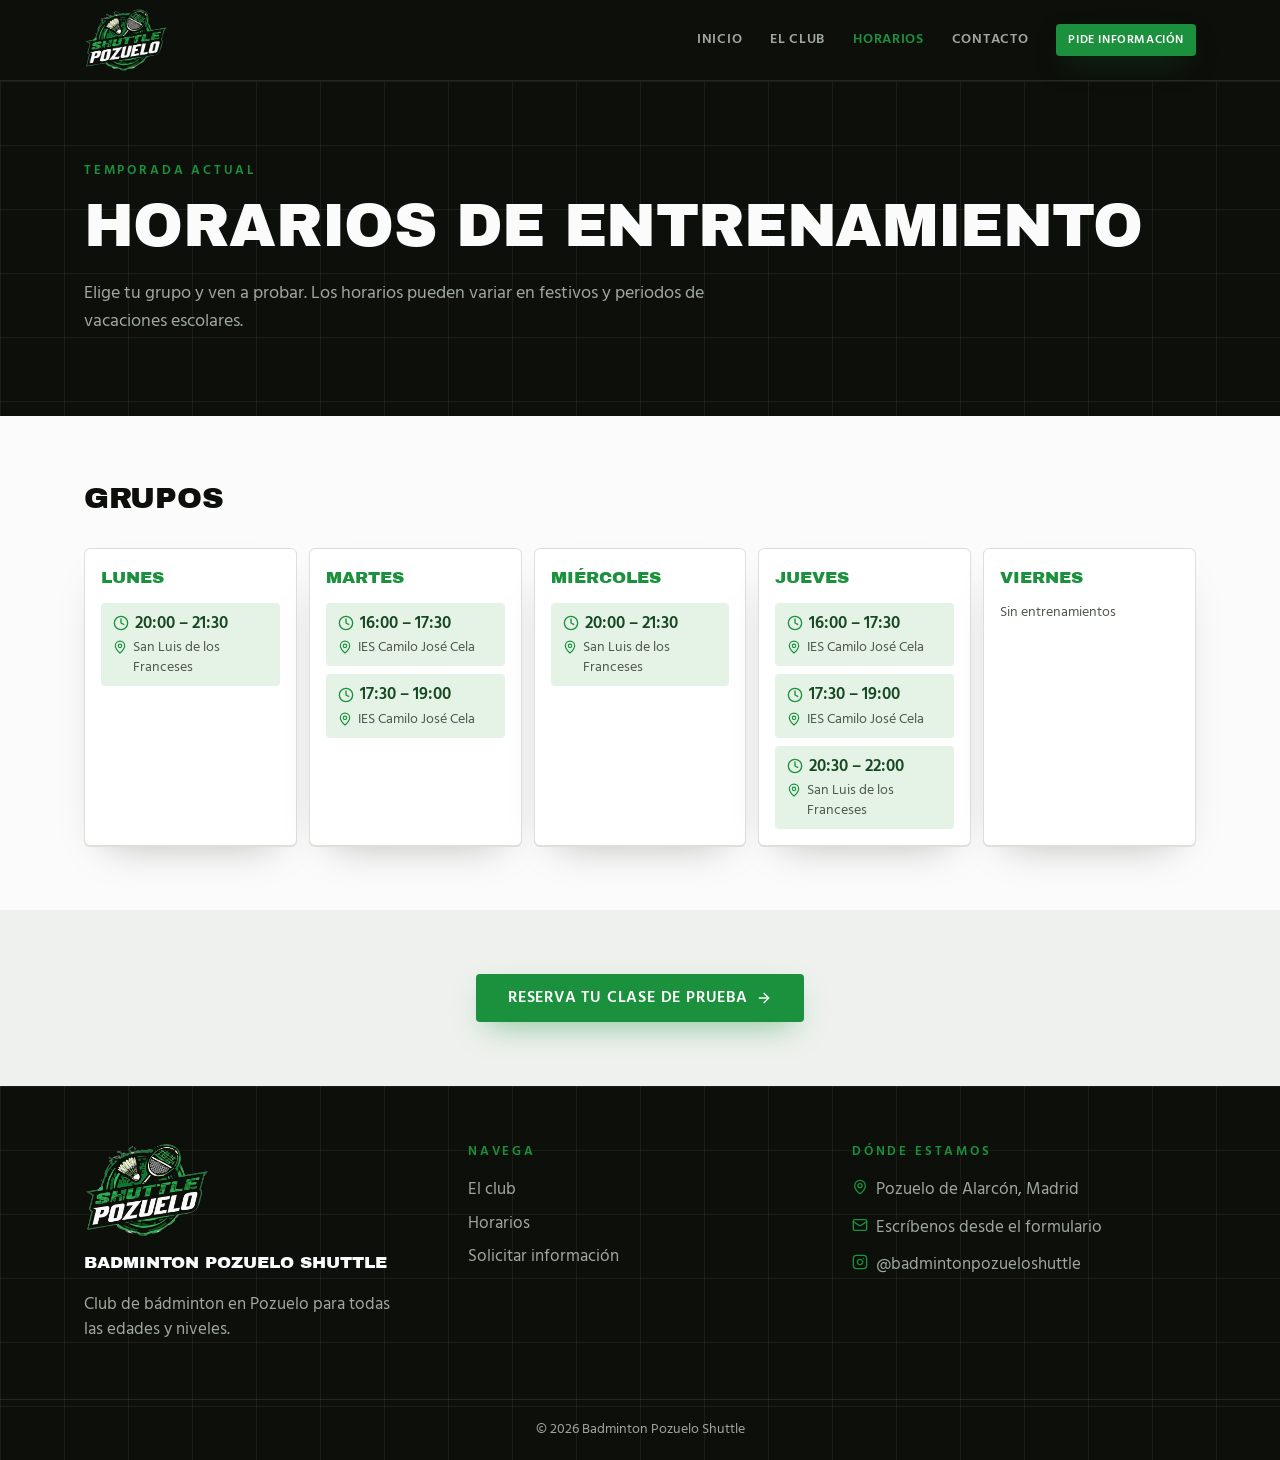
<file: docs/horarios.html>
<!DOCTYPE html>
<html lang="es"><head><meta charset="utf-8"><meta name="viewport" content="width=device-width, initial-scale=1"><link rel="preload" as="image" href="assets/logo-shuttle-pozuelo.png"><link rel="stylesheet" href="https://fonts.googleapis.com/css2?family=Archivo+Black&amp;family=Hind:wght@400;500;600;700&amp;display=swap" data-precedence="default"><title>Horarios de entrenamiento · Badminton Pozuelo Shuttle</title><meta name="description" content="Horarios semanales de los grupos de bádminton: escuela infantil, juvenil, adultos y competición en Pozuelo."><meta property="og:title" content="Horarios de entrenamiento · Badminton Pozuelo Shuttle"><meta property="og:description" content="Consulta qué días y a qué hora entrena cada grupo del club."><meta property="og:type" content="website"><meta name="twitter:card" content="summary_large_image"><link rel="icon" type="image/png" href="favicon.png"><link rel="preconnect" href="https://fonts.googleapis.com"><link rel="preconnect" href="https://fonts.gstatic.com" crossorigin="anonymous"><link rel="stylesheet" href="styles.css"></head><body><div class="flex min-h-screen flex-col"><header class="sticky top-0 z-40 border-b border-ink-foreground/10 bg-ink text-ink-foreground"><div class="mx-auto flex h-20 max-w-6xl items-center justify-between px-5"><a class="flex items-center gap-2.5" href="index.html"><img src="assets/logo-shuttle-pozuelo.png" alt="Logo de Badminton Pozuelo Shuttle" width="480" height="366" class="h-16 w-auto mix-blend-lighten"><span class="sr-only">Badminton Pozuelo Shuttle</span></a><nav class="hidden items-center gap-1 md:flex"><a class="rounded-md px-3 py-2 text-sm font-semibold uppercase tracking-wider text-ink-muted transition-colors hover:text-ink-foreground data-[status=active]:text-primary" href="index.html">Inicio</a><a class="rounded-md px-3 py-2 text-sm font-semibold uppercase tracking-wider text-ink-muted transition-colors hover:text-ink-foreground data-[status=active]:text-primary" href="club.html">El club</a><a class="rounded-md px-3 py-2 text-sm font-semibold uppercase tracking-wider text-ink-muted transition-colors hover:text-ink-foreground data-[status=active]:text-primary active" href="horarios.html" data-status="active" aria-current="page">Horarios</a><a class="rounded-md px-3 py-2 text-sm font-semibold uppercase tracking-wider text-ink-muted transition-colors hover:text-ink-foreground data-[status=active]:text-primary" href="contacto.html">Contacto</a><a class="inline-flex items-center justify-center gap-2 whitespace-nowrap cursor-pointer focus-visible:outline-none focus-visible:ring-1 focus-visible:ring-ring disabled:pointer-events-none disabled:opacity-50 disabled:cursor-not-allowed [&amp;_svg]:pointer-events-none [&amp;_svg]:size-4 [&amp;_svg]:shrink-0 bg-primary text-primary-foreground font-semibold uppercase tracking-wider shadow-glow hover:bg-primary/90 hover:-translate-y-0.5 transition-all h-8 rounded-md px-3 text-xs ml-3" href="contacto.html">Pide información</a></nav><button type="button" id="menu-toggle" class="p-2 md:hidden" aria-label="Abrir menú"><svg xmlns="http://www.w3.org/2000/svg" width="24" height="24" viewBox="0 0 24 24" fill="none" stroke="currentColor" stroke-width="2" stroke-linecap="round" stroke-linejoin="round" class="lucide lucide-menu h-6 w-6" aria-hidden="true"><path d="M4 5h16"></path><path d="M4 12h16"></path><path d="M4 19h16"></path></svg></button></div><nav id="mobile-nav" hidden class="border-t border-ink-foreground/10 px-5 pb-5 md:hidden"><a class="block border-b border-ink-foreground/10 py-3 font-display text-lg uppercase data-[status=active]:text-primary" href="index.html">Inicio</a><a class="block border-b border-ink-foreground/10 py-3 font-display text-lg uppercase data-[status=active]:text-primary" href="club.html">El club</a><a class="block border-b border-ink-foreground/10 py-3 font-display text-lg uppercase data-[status=active]:text-primary" href="horarios.html" data-status="active">Horarios</a><a class="block border-b border-ink-foreground/10 py-3 font-display text-lg uppercase data-[status=active]:text-primary" href="contacto.html">Contacto</a></nav></header><main class="flex-1"><!--$--><section class="court-lines bg-ink text-ink-foreground"><div class="mx-auto max-w-6xl px-5 py-20"><p class="eyebrow text-primary">Temporada actual</p><h1 class="mt-4 text-4xl sm:text-6xl">Horarios de entrenamiento</h1><p class="mt-6 max-w-2xl text-lg text-ink-muted">Elige tu grupo y ven a probar. Los horarios pueden variar en festivos y periodos de vacaciones escolares.</p></div></section><section class="mx-auto max-w-6xl px-5 py-16"><h2 class="text-3xl">Grupos</h2><div class="mt-8 grid gap-3 sm:grid-cols-2 lg:grid-cols-5"><div class="rounded-lg border bg-card p-4 shadow-card"><p class="font-display uppercase text-primary">Lunes</p><ul class="mt-3 space-y-2"><li class="rounded-md bg-secondary px-3 py-2"><p class="flex items-center gap-1.5 font-semibold text-secondary-foreground"><svg xmlns="http://www.w3.org/2000/svg" width="24" height="24" viewBox="0 0 24 24" fill="none" stroke="currentColor" stroke-width="2" stroke-linecap="round" stroke-linejoin="round" class="lucide lucide-clock h-4 w-4 text-primary" aria-hidden="true"><circle cx="12" cy="12" r="10"></circle><path d="M12 6v6l4 2"></path></svg> <!-- -->20:00<!-- --> – <!-- -->21:30</p><p class="mt-0.5 flex items-start gap-1.5 text-sm text-muted-foreground"><svg xmlns="http://www.w3.org/2000/svg" width="24" height="24" viewBox="0 0 24 24" fill="none" stroke="currentColor" stroke-width="2" stroke-linecap="round" stroke-linejoin="round" class="lucide lucide-map-pin mt-0.5 h-3.5 w-3.5 shrink-0 text-primary" aria-hidden="true"><path d="M20 10c0 4.993-5.539 10.193-7.399 11.799a1 1 0 0 1-1.202 0C9.539 20.193 4 14.993 4 10a8 8 0 0 1 16 0"></path><circle cx="12" cy="10" r="3"></circle></svg> <!-- -->San Luis de los Franceses</p></li></ul></div><div class="rounded-lg border bg-card p-4 shadow-card"><p class="font-display uppercase text-primary">Martes</p><ul class="mt-3 space-y-2"><li class="rounded-md bg-secondary px-3 py-2"><p class="flex items-center gap-1.5 font-semibold text-secondary-foreground"><svg xmlns="http://www.w3.org/2000/svg" width="24" height="24" viewBox="0 0 24 24" fill="none" stroke="currentColor" stroke-width="2" stroke-linecap="round" stroke-linejoin="round" class="lucide lucide-clock h-4 w-4 text-primary" aria-hidden="true"><circle cx="12" cy="12" r="10"></circle><path d="M12 6v6l4 2"></path></svg> <!-- -->16:00<!-- --> – <!-- -->17:30</p><p class="mt-0.5 flex items-start gap-1.5 text-sm text-muted-foreground"><svg xmlns="http://www.w3.org/2000/svg" width="24" height="24" viewBox="0 0 24 24" fill="none" stroke="currentColor" stroke-width="2" stroke-linecap="round" stroke-linejoin="round" class="lucide lucide-map-pin mt-0.5 h-3.5 w-3.5 shrink-0 text-primary" aria-hidden="true"><path d="M20 10c0 4.993-5.539 10.193-7.399 11.799a1 1 0 0 1-1.202 0C9.539 20.193 4 14.993 4 10a8 8 0 0 1 16 0"></path><circle cx="12" cy="10" r="3"></circle></svg> <!-- -->IES Camilo José Cela</p></li><li class="rounded-md bg-secondary px-3 py-2"><p class="flex items-center gap-1.5 font-semibold text-secondary-foreground"><svg xmlns="http://www.w3.org/2000/svg" width="24" height="24" viewBox="0 0 24 24" fill="none" stroke="currentColor" stroke-width="2" stroke-linecap="round" stroke-linejoin="round" class="lucide lucide-clock h-4 w-4 text-primary" aria-hidden="true"><circle cx="12" cy="12" r="10"></circle><path d="M12 6v6l4 2"></path></svg> <!-- -->17:30<!-- --> – <!-- -->19:00</p><p class="mt-0.5 flex items-start gap-1.5 text-sm text-muted-foreground"><svg xmlns="http://www.w3.org/2000/svg" width="24" height="24" viewBox="0 0 24 24" fill="none" stroke="currentColor" stroke-width="2" stroke-linecap="round" stroke-linejoin="round" class="lucide lucide-map-pin mt-0.5 h-3.5 w-3.5 shrink-0 text-primary" aria-hidden="true"><path d="M20 10c0 4.993-5.539 10.193-7.399 11.799a1 1 0 0 1-1.202 0C9.539 20.193 4 14.993 4 10a8 8 0 0 1 16 0"></path><circle cx="12" cy="10" r="3"></circle></svg> <!-- -->IES Camilo José Cela</p></li></ul></div><div class="rounded-lg border bg-card p-4 shadow-card"><p class="font-display uppercase text-primary">Miércoles</p><ul class="mt-3 space-y-2"><li class="rounded-md bg-secondary px-3 py-2"><p class="flex items-center gap-1.5 font-semibold text-secondary-foreground"><svg xmlns="http://www.w3.org/2000/svg" width="24" height="24" viewBox="0 0 24 24" fill="none" stroke="currentColor" stroke-width="2" stroke-linecap="round" stroke-linejoin="round" class="lucide lucide-clock h-4 w-4 text-primary" aria-hidden="true"><circle cx="12" cy="12" r="10"></circle><path d="M12 6v6l4 2"></path></svg> <!-- -->20:00<!-- --> – <!-- -->21:30</p><p class="mt-0.5 flex items-start gap-1.5 text-sm text-muted-foreground"><svg xmlns="http://www.w3.org/2000/svg" width="24" height="24" viewBox="0 0 24 24" fill="none" stroke="currentColor" stroke-width="2" stroke-linecap="round" stroke-linejoin="round" class="lucide lucide-map-pin mt-0.5 h-3.5 w-3.5 shrink-0 text-primary" aria-hidden="true"><path d="M20 10c0 4.993-5.539 10.193-7.399 11.799a1 1 0 0 1-1.202 0C9.539 20.193 4 14.993 4 10a8 8 0 0 1 16 0"></path><circle cx="12" cy="10" r="3"></circle></svg> <!-- -->San Luis de los Franceses</p></li></ul></div><div class="rounded-lg border bg-card p-4 shadow-card"><p class="font-display uppercase text-primary">Jueves</p><ul class="mt-3 space-y-2"><li class="rounded-md bg-secondary px-3 py-2"><p class="flex items-center gap-1.5 font-semibold text-secondary-foreground"><svg xmlns="http://www.w3.org/2000/svg" width="24" height="24" viewBox="0 0 24 24" fill="none" stroke="currentColor" stroke-width="2" stroke-linecap="round" stroke-linejoin="round" class="lucide lucide-clock h-4 w-4 text-primary" aria-hidden="true"><circle cx="12" cy="12" r="10"></circle><path d="M12 6v6l4 2"></path></svg> <!-- -->16:00<!-- --> – <!-- -->17:30</p><p class="mt-0.5 flex items-start gap-1.5 text-sm text-muted-foreground"><svg xmlns="http://www.w3.org/2000/svg" width="24" height="24" viewBox="0 0 24 24" fill="none" stroke="currentColor" stroke-width="2" stroke-linecap="round" stroke-linejoin="round" class="lucide lucide-map-pin mt-0.5 h-3.5 w-3.5 shrink-0 text-primary" aria-hidden="true"><path d="M20 10c0 4.993-5.539 10.193-7.399 11.799a1 1 0 0 1-1.202 0C9.539 20.193 4 14.993 4 10a8 8 0 0 1 16 0"></path><circle cx="12" cy="10" r="3"></circle></svg> <!-- -->IES Camilo José Cela</p></li><li class="rounded-md bg-secondary px-3 py-2"><p class="flex items-center gap-1.5 font-semibold text-secondary-foreground"><svg xmlns="http://www.w3.org/2000/svg" width="24" height="24" viewBox="0 0 24 24" fill="none" stroke="currentColor" stroke-width="2" stroke-linecap="round" stroke-linejoin="round" class="lucide lucide-clock h-4 w-4 text-primary" aria-hidden="true"><circle cx="12" cy="12" r="10"></circle><path d="M12 6v6l4 2"></path></svg> <!-- -->17:30<!-- --> – <!-- -->19:00</p><p class="mt-0.5 flex items-start gap-1.5 text-sm text-muted-foreground"><svg xmlns="http://www.w3.org/2000/svg" width="24" height="24" viewBox="0 0 24 24" fill="none" stroke="currentColor" stroke-width="2" stroke-linecap="round" stroke-linejoin="round" class="lucide lucide-map-pin mt-0.5 h-3.5 w-3.5 shrink-0 text-primary" aria-hidden="true"><path d="M20 10c0 4.993-5.539 10.193-7.399 11.799a1 1 0 0 1-1.202 0C9.539 20.193 4 14.993 4 10a8 8 0 0 1 16 0"></path><circle cx="12" cy="10" r="3"></circle></svg> <!-- -->IES Camilo José Cela</p></li><li class="rounded-md bg-secondary px-3 py-2"><p class="flex items-center gap-1.5 font-semibold text-secondary-foreground"><svg xmlns="http://www.w3.org/2000/svg" width="24" height="24" viewBox="0 0 24 24" fill="none" stroke="currentColor" stroke-width="2" stroke-linecap="round" stroke-linejoin="round" class="lucide lucide-clock h-4 w-4 text-primary" aria-hidden="true"><circle cx="12" cy="12" r="10"></circle><path d="M12 6v6l4 2"></path></svg> <!-- -->20:30<!-- --> – <!-- -->22:00</p><p class="mt-0.5 flex items-start gap-1.5 text-sm text-muted-foreground"><svg xmlns="http://www.w3.org/2000/svg" width="24" height="24" viewBox="0 0 24 24" fill="none" stroke="currentColor" stroke-width="2" stroke-linecap="round" stroke-linejoin="round" class="lucide lucide-map-pin mt-0.5 h-3.5 w-3.5 shrink-0 text-primary" aria-hidden="true"><path d="M20 10c0 4.993-5.539 10.193-7.399 11.799a1 1 0 0 1-1.202 0C9.539 20.193 4 14.993 4 10a8 8 0 0 1 16 0"></path><circle cx="12" cy="10" r="3"></circle></svg> <!-- -->San Luis de los Franceses</p></li></ul></div><div class="rounded-lg border bg-card p-4 shadow-card"><p class="font-display uppercase text-primary">Viernes</p><ul class="mt-3 space-y-2"><li class="text-sm text-muted-foreground">Sin entrenamientos</li></ul></div></div></section><section class="bg-muted"><div class="mx-auto max-w-6xl px-5 py-16 text-center"><a class="inline-flex items-center justify-center gap-2 whitespace-nowrap cursor-pointer focus-visible:outline-none focus-visible:ring-1 focus-visible:ring-ring disabled:pointer-events-none disabled:opacity-50 disabled:cursor-not-allowed [&amp;_svg]:pointer-events-none [&amp;_svg]:size-4 [&amp;_svg]:shrink-0 bg-primary text-primary-foreground font-semibold uppercase tracking-wider shadow-glow hover:bg-primary/90 hover:-translate-y-0.5 transition-all h-12 rounded-md px-8 text-base" href="contacto.html">Reserva tu clase de prueba <svg xmlns="http://www.w3.org/2000/svg" width="24" height="24" viewBox="0 0 24 24" fill="none" stroke="currentColor" stroke-width="2" stroke-linecap="round" stroke-linejoin="round" class="lucide lucide-arrow-right" aria-hidden="true"><path d="M5 12h14"></path><path d="m12 5 7 7-7 7"></path></svg></a></div></section><!--/$--></main><footer class="court-lines bg-ink text-ink-foreground"><div class="mx-auto grid max-w-6xl gap-10 px-5 py-14 md:grid-cols-3"><div><img src="assets/logo-shuttle-pozuelo.png" alt="Logo de Badminton Pozuelo Shuttle" width="480" height="366" loading="lazy" class="h-24 w-auto mix-blend-lighten"><p class="mt-3 font-display uppercase">Badminton Pozuelo Shuttle</p><p class="mt-4 max-w-xs text-ink-muted">Club de bádminton en Pozuelo para todas las edades y niveles.</p></div><div><p class="eyebrow text-primary">Navega</p><ul class="mt-4 space-y-2 text-ink-muted"><li><a class="hover:text-ink-foreground" href="club.html">El club</a></li><li><a class="hover:text-ink-foreground active" href="horarios.html" data-status="active" aria-current="page">Horarios</a></li><li><a class="hover:text-ink-foreground" href="contacto.html">Solicitar información</a></li></ul></div><div><p class="eyebrow text-primary">Dónde estamos</p><ul class="mt-4 space-y-3 text-ink-muted"><li class="flex gap-2"><svg xmlns="http://www.w3.org/2000/svg" width="24" height="24" viewBox="0 0 24 24" fill="none" stroke="currentColor" stroke-width="2" stroke-linecap="round" stroke-linejoin="round" class="lucide lucide-map-pin mt-0.5 h-4 w-4 shrink-0 text-primary" aria-hidden="true"><path d="M20 10c0 4.993-5.539 10.193-7.399 11.799a1 1 0 0 1-1.202 0C9.539 20.193 4 14.993 4 10a8 8 0 0 1 16 0"></path><circle cx="12" cy="10" r="3"></circle></svg>Pozuelo de Alarcón, Madrid</li><li class="flex gap-2"><svg xmlns="http://www.w3.org/2000/svg" width="24" height="24" viewBox="0 0 24 24" fill="none" stroke="currentColor" stroke-width="2" stroke-linecap="round" stroke-linejoin="round" class="lucide lucide-mail mt-0.5 h-4 w-4 shrink-0 text-primary" aria-hidden="true"><path d="m22 7-8.991 5.727a2 2 0 0 1-2.009 0L2 7"></path><rect x="2" y="4" width="20" height="16" rx="2"></rect></svg><a class="hover:text-ink-foreground" href="contacto.html">Escríbenos desde el formulario</a></li><li class="flex gap-2"><svg xmlns="http://www.w3.org/2000/svg" width="24" height="24" viewBox="0 0 24 24" fill="none" stroke="currentColor" stroke-width="2" stroke-linecap="round" stroke-linejoin="round" class="lucide lucide-instagram mt-0.5 h-4 w-4 shrink-0 text-primary" aria-hidden="true"><rect width="20" height="20" x="2" y="2" rx="5" ry="5"></rect><path d="M16 11.37A4 4 0 1 1 12.63 8 4 4 0 0 1 16 11.37z"></path><line x1="17.5" x2="17.51" y1="6.5" y2="6.5"></line></svg><a href="https://www.instagram.com/badmintonpozueloshuttle" target="_blank" rel="noopener noreferrer" class="hover:text-ink-foreground">@badmintonpozueloshuttle</a></li></ul></div></div><div class="border-t border-ink-foreground/10 py-5 text-center text-sm text-ink-muted">© <!-- -->2026<!-- --> <!-- -->Badminton Pozuelo Shuttle</div></footer></div>
<script>
(function () {
  var btn = document.getElementById("menu-toggle");
  var nav = document.getElementById("mobile-nav");
  if (!btn || !nav) return;
  btn.addEventListener("click", function () {
    var open = nav.hasAttribute("hidden");
    if (open) nav.removeAttribute("hidden"); else nav.setAttribute("hidden", "");
    btn.setAttribute("aria-label", open ? "Cerrar menú" : "Abrir menú");
  });
})();
</script>
</body></html>
</file>
<file: docs/styles.css>
@layer properties;
@layer theme, base, components, utilities;
@layer theme {
  :root, :host { --font-sans: "Hind", system-ui, sans-serif; --font-mono: ui-monospace, SFMono-Regular, Menlo, Monaco, Consolas, "Liberation Mono",
      "Courier New", monospace; --color-black: #000; --spacing: 0.25rem; --container-xs: 20rem; --container-sm: 24rem; --container-md: 28rem; --container-lg: 32rem; --container-xl: 36rem; --container-2xl: 42rem; --container-3xl: 48rem; --container-6xl: 72rem; --text-xs: 0.75rem; --text-xs--line-height: calc(1 / 0.75); --text-sm: 0.875rem; --text-sm--line-height: calc(1.25 / 0.875); --text-base: 1rem; --text-base--line-height: calc(1.5 / 1); --text-lg: 1.125rem; --text-lg--line-height: calc(1.75 / 1.125); --text-xl: 1.25rem; --text-xl--line-height: calc(1.75 / 1.25); --text-3xl: 1.875rem; --text-3xl--line-height: calc(2.25 / 1.875); --text-4xl: 2.25rem; --text-4xl--line-height: calc(2.5 / 2.25); --text-6xl: 3.75rem; --text-6xl--line-height: 1; --text-7xl: 4.5rem; --text-7xl--line-height: 1; --font-weight-normal: 400; --font-weight-medium: 500; --font-weight-semibold: 600; --font-weight-bold: 700; --tracking-tight: -0.025em; --tracking-wider: 0.05em; --tracking-widest: 0.1em; --leading-relaxed: 1.625; --ease-in-out: cubic-bezier(0.4, 0, 0.2, 1); --animate-spin: spin 1s linear infinite; --animate-pulse: pulse 2s cubic-bezier(0.4, 0, 0.6, 1) infinite; --aspect-video: 16 / 9; --default-transition-duration: 150ms; --default-transition-timing-function: cubic-bezier(0.4, 0, 0.2, 1); --default-font-family: "Hind", system-ui, sans-serif; --default-mono-font-family: var(--font-mono); --font-display: "Archivo Black", "Arial Black", sans-serif; --color-background: var(--background); --color-foreground: var(--foreground); --color-border: var(--border); }
}
@layer base {
  *, ::after, ::before, ::backdrop, ::file-selector-button { box-sizing: border-box; margin: 0px; padding: 0px; border: 0px solid; }
  html, :host { line-height: 1.5; text-size-adjust: 100%; tab-size: 4; font-family: var(--default-font-family, -apple-system, BlinkMacSystemFont, "Segoe UI", Roboto, "Helvetica Neue", "Noto Sans", Arial, sans-serif, "Apple Color Emoji", "Segoe UI Emoji", "Segoe UI Symbol", "Noto Color Emoji"); font-feature-settings: var(--default-font-feature-settings, normal); font-variation-settings: var(--default-font-variation-settings, normal); -webkit-tap-highlight-color: transparent; }
  hr { height: 0px; color: inherit; border-top-width: 1px; }
  abbr:where([title]) { text-decoration: underline dotted; }
  h1, h2, h3, h4, h5, h6 { font-size: inherit; font-weight: inherit; }
  a { color: inherit; text-decoration: inherit; }
  b, strong { font-weight: bolder; }
  code, kbd, samp, pre { font-family: var(--default-mono-font-family, ui-monospace, SFMono-Regular, Menlo, Monaco, Consolas, "Liberation Mono", "Courier New", monospace); font-feature-settings: var(--default-mono-font-feature-settings, normal); font-variation-settings: var(--default-mono-font-variation-settings, normal); font-size: 1em; }
  small { font-size: 80%; }
  sub, sup { font-size: 75%; line-height: 0; position: relative; vertical-align: baseline; }
  sub { bottom: -0.25em; }
  sup { top: -0.5em; }
  table { text-indent: 0px; border-color: inherit; border-collapse: collapse; }
  progress { vertical-align: baseline; }
  summary { display: list-item; }
  ol, ul, menu { list-style: none; }
  img, svg, video, canvas, audio, iframe, embed, object { display: block; vertical-align: middle; }
  img, video { max-width: 100%; height: auto; }
  button, input, select, optgroup, textarea, ::file-selector-button { font: inherit; letter-spacing: inherit; color: inherit; border-radius: 0px; background-color: transparent; opacity: 1; }
  :where(select:is([multiple], [size])) optgroup { font-weight: bolder; }
  :where(select:is([multiple], [size])) optgroup option { padding-inline-start: 20px; }
  ::file-selector-button { margin-inline-end: 4px; }
  ::placeholder { opacity: 1; }
  @supports (not (-webkit-appearance: -apple-pay-button)) or (contain-intrinsic-size: 1px) {
  ::placeholder {
  color: currentcolor;
  @supports (color: color-mix(in lab, red, red)) {
  color: color-mix(currentcolor, transparent);
}
}
}
  textarea { resize: vertical; }
  ::-webkit-search-decoration { appearance: none; }
  ::-webkit-date-and-time-value { min-height: 1lh; text-align: inherit; }
  ::-webkit-datetime-edit { display: inline-flex; }
  ::-webkit-datetime-edit-fields-wrapper { padding: 0px; }
  ::-webkit-datetime-edit, ::-webkit-datetime-edit-year-field, ::-webkit-datetime-edit-month-field, ::-webkit-datetime-edit-day-field, ::-webkit-datetime-edit-hour-field, ::-webkit-datetime-edit-minute-field, ::-webkit-datetime-edit-second-field, ::-webkit-datetime-edit-millisecond-field, ::-webkit-datetime-edit-meridiem-field { padding-block: 0px; }
  ::-webkit-calendar-picker-indicator { line-height: 1; }
  button, input:where([type="button"], [type="reset"], [type="submit"]), ::file-selector-button { appearance: button; }
  ::-webkit-inner-spin-button, ::-webkit-outer-spin-button { height: auto; }
  [hidden]:where(:not([hidden="until-found"])) { display: none !important; }
}
@layer utilities {
  .pointer-events-none { pointer-events: none; }
  .invisible { visibility: hidden; }
  .sr-only { position: absolute; width: 1px; height: 1px; padding: 0px; margin: -1px; overflow: hidden; clip-path: inset(50%); white-space: nowrap; border-width: 0px; }
  .absolute { position: absolute; }
  .fixed { position: fixed; }
  .relative { position: relative; }
  .sticky { position: sticky; }
  .inset-0 { inset: 0px; }
  .inset-x-0 { inset-inline: 0px; }
  .inset-y-0 { inset-block: 0px; }
  .-top-12 { top: calc(var(--spacing) * -12); }
  .top-0 { top: 0px; }
  .top-1\.5 { top: calc(var(--spacing) * 1.5); }
  .top-1\/2 { top: calc(50%); }
  .top-3\.5 { top: calc(var(--spacing) * 3.5); }
  .top-4 { top: calc(var(--spacing) * 4); }
  .top-\[1px\] { top: 1px; }
  .top-\[50\%\] { top: 50%; }
  .top-\[60\%\] { top: 60%; }
  .top-full { top: 100%; }
  .-right-12 { right: calc(var(--spacing) * -12); }
  .right-0 { right: 0px; }
  .right-1 { right: var(--spacing); }
  .right-2 { right: calc(var(--spacing) * 2); }
  .right-3 { right: calc(var(--spacing) * 3); }
  .right-4 { right: calc(var(--spacing) * 4); }
  .-bottom-12 { bottom: calc(var(--spacing) * -12); }
  .bottom-0 { bottom: 0px; }
  .-left-12 { left: calc(var(--spacing) * -12); }
  .left-0 { left: 0px; }
  .left-1\/2 { left: calc(50%); }
  .left-2 { left: calc(var(--spacing) * 2); }
  .left-\[50\%\] { left: 50%; }
  .isolate { isolation: isolate; }
  .-z-10 { z-index: calc(-10); }
  .-z-20 { z-index: calc(-20); }
  .z-10 { z-index: 10; }
  .z-20 { z-index: 20; }
  .z-40 { z-index: 40; }
  .z-50 { z-index: 50; }
  .z-\[1\] { z-index: 1; }
  .container {
  width: 100%;
  @media (width >= 40rem) {
  max-width: 40rem;
}
  @media (width >= 48rem) {
  max-width: 48rem;
}
  @media (width >= 64rem) {
  max-width: 64rem;
}
  @media (width >= 80rem) {
  max-width: 80rem;
}
  @media (width >= 96rem) {
  max-width: 96rem;
}
}
  .-mx-1 { margin-inline: calc(var(--spacing) * -1); }
  .mx-2 { margin-inline: calc(var(--spacing) * 2); }
  .mx-3\.5 { margin-inline: calc(var(--spacing) * 3.5); }
  .mx-auto { margin-inline: auto; }
  .my-0\.5 { margin-block: calc(var(--spacing) * 0.5); }
  .my-1 { margin-block: var(--spacing); }
  .-mt-4 { margin-top: calc(var(--spacing) * -4); }
  .-mt-16 { margin-top: calc(var(--spacing) * -16); }
  .mt-0\.5 { margin-top: calc(var(--spacing) * 0.5); }
  .mt-1 { margin-top: var(--spacing); }
  .mt-1\.5 { margin-top: calc(var(--spacing) * 1.5); }
  .mt-2 { margin-top: calc(var(--spacing) * 2); }
  .mt-3 { margin-top: calc(var(--spacing) * 3); }
  .mt-4 { margin-top: calc(var(--spacing) * 4); }
  .mt-5 { margin-top: calc(var(--spacing) * 5); }
  .mt-6 { margin-top: calc(var(--spacing) * 6); }
  .mt-8 { margin-top: calc(var(--spacing) * 8); }
  .mt-9 { margin-top: calc(var(--spacing) * 9); }
  .mt-10 { margin-top: calc(var(--spacing) * 10); }
  .mt-12 { margin-top: calc(var(--spacing) * 12); }
  .mt-14 { margin-top: calc(var(--spacing) * 14); }
  .mt-24 { margin-top: calc(var(--spacing) * 24); }
  .mt-auto { margin-top: auto; }
  .mr-2 { margin-right: calc(var(--spacing) * 2); }
  .mb-1 { margin-bottom: var(--spacing); }
  .-ml-4 { margin-left: calc(var(--spacing) * -4); }
  .ml-1 { margin-left: var(--spacing); }
  .ml-3 { margin-left: calc(var(--spacing) * 3); }
  .ml-auto { margin-left: auto; }
  .block { display: block; }
  .flex { display: flex; }
  .grid { display: grid; }
  .hidden { display: none; }
  .inline-flex { display: inline-flex; }
  .table { display: table; }
  .aspect-\[4\/3\] { aspect-ratio: 4 / 3; }
  .aspect-square { aspect-ratio: 1 / 1; }
  .aspect-video { aspect-ratio: var(--aspect-video); }
  .size-\(--cell-size\) { width: var(--cell-size); height: var(--cell-size); }
  .size-4 { width: calc(var(--spacing) * 4); height: calc(var(--spacing) * 4); }
  .h-\(--cell-size\) { height: var(--cell-size); }
  .h-1\.5 { height: calc(var(--spacing) * 1.5); }
  .h-2 { height: calc(var(--spacing) * 2); }
  .h-2\.5 { height: calc(var(--spacing) * 2.5); }
  .h-3 { height: calc(var(--spacing) * 3); }
  .h-3\.5 { height: calc(var(--spacing) * 3.5); }
  .h-4 { height: calc(var(--spacing) * 4); }
  .h-5 { height: calc(var(--spacing) * 5); }
  .h-6 { height: calc(var(--spacing) * 6); }
  .h-7 { height: calc(var(--spacing) * 7); }
  .h-8 { height: calc(var(--spacing) * 8); }
  .h-9 { height: calc(var(--spacing) * 9); }
  .h-10 { height: calc(var(--spacing) * 10); }
  .h-11 { height: calc(var(--spacing) * 11); }
  .h-12 { height: calc(var(--spacing) * 12); }
  .h-14 { height: calc(var(--spacing) * 14); }
  .h-16 { height: calc(var(--spacing) * 16); }
  .h-20 { height: calc(var(--spacing) * 20); }
  .h-24 { height: calc(var(--spacing) * 24); }
  .h-\[1px\] { height: 1px; }
  .h-\[340px\] { height: 340px; }
  .h-\[var\(--radix-navigation-menu-viewport-height\)\] { height: var(--radix-navigation-menu-viewport-height); }
  .h-\[var\(--radix-select-trigger-height\)\] { height: var(--radix-select-trigger-height); }
  .h-auto { height: auto; }
  .h-full { height: 100%; }
  .h-px { height: 1px; }
  .h-svh { height: 100svh; }
  .max-h-\(--radix-context-menu-content-available-height\) { max-height: var(--radix-context-menu-content-available-height); }
  .max-h-\(--radix-select-content-available-height\) { max-height: var(--radix-select-content-available-height); }
  .max-h-\[300px\] { max-height: 300px; }
  .max-h-\[var\(--radix-dropdown-menu-content-available-height\)\] { max-height: var(--radix-dropdown-menu-content-available-height); }
  .min-h-0 { min-height: 0px; }
  .min-h-\[60px\] { min-height: 60px; }
  .min-h-\[420px\] { min-height: 420px; }
  .min-h-\[min\(80vh\,760px\)\] { min-height: min(80vh, 760px); }
  .min-h-screen { min-height: 100vh; }
  .min-h-svh { min-height: 100svh; }
  .w-\(--cell-size\) { width: var(--cell-size); }
  .w-\(--sidebar-width\) { width: var(--sidebar-width); }
  .w-0 { width: 0px; }
  .w-1 { width: var(--spacing); }
  .w-2 { width: calc(var(--spacing) * 2); }
  .w-2\.5 { width: calc(var(--spacing) * 2.5); }
  .w-3 { width: calc(var(--spacing) * 3); }
  .w-3\.5 { width: calc(var(--spacing) * 3.5); }
  .w-3\/4 { width: calc(75%); }
  .w-4 { width: calc(var(--spacing) * 4); }
  .w-5 { width: calc(var(--spacing) * 5); }
  .w-6 { width: calc(var(--spacing) * 6); }
  .w-7 { width: calc(var(--spacing) * 7); }
  .w-8 { width: calc(var(--spacing) * 8); }
  .w-9 { width: calc(var(--spacing) * 9); }
  .w-10 { width: calc(var(--spacing) * 10); }
  .w-12 { width: calc(var(--spacing) * 12); }
  .w-14 { width: calc(var(--spacing) * 14); }
  .w-64 { width: calc(var(--spacing) * 64); }
  .w-72 { width: calc(var(--spacing) * 72); }
  .w-\[1px\] { width: 1px; }
  .w-\[100px\] { width: 100px; }
  .w-auto { width: auto; }
  .w-fit { width: fit-content; }
  .w-full { width: 100%; }
  .w-max { width: max-content; }
  .w-px { width: 1px; }
  .max-w-\(--skeleton-width\) { max-width: var(--skeleton-width); }
  .max-w-2xl { max-width: var(--container-2xl); }
  .max-w-3xl { max-width: var(--container-3xl); }
  .max-w-6xl { max-width: var(--container-6xl); }
  .max-w-lg { max-width: var(--container-lg); }
  .max-w-max { max-width: max-content; }
  .max-w-md { max-width: var(--container-md); }
  .max-w-sm { max-width: var(--container-sm); }
  .max-w-xl { max-width: var(--container-xl); }
  .max-w-xs { max-width: var(--container-xs); }
  .min-w-\(--cell-size\) { min-width: var(--cell-size); }
  .min-w-0 { min-width: 0px; }
  .min-w-5 { min-width: calc(var(--spacing) * 5); }
  .min-w-8 { min-width: calc(var(--spacing) * 8); }
  .min-w-9 { min-width: calc(var(--spacing) * 9); }
  .min-w-10 { min-width: calc(var(--spacing) * 10); }
  .min-w-\[8rem\] { min-width: 8rem; }
  .min-w-\[12rem\] { min-width: 12rem; }
  .min-w-\[var\(--radix-select-trigger-width\)\] { min-width: var(--radix-select-trigger-width); }
  .flex-1 { flex: 1 1 0%; }
  .shrink-0 { flex-shrink: 0; }
  .grow { flex-grow: 1; }
  .grow-0 { flex-grow: 0; }
  .basis-full { flex-basis: 100%; }
  .caption-bottom { caption-side: bottom; }
  .border-collapse { border-collapse: collapse; }
  .origin-\(--radix-context-menu-content-transform-origin\) { transform-origin: var(--radix-context-menu-content-transform-origin); }
  .origin-\(--radix-dropdown-menu-content-transform-origin\) { transform-origin: var(--radix-dropdown-menu-content-transform-origin); }
  .origin-\(--radix-hover-card-content-transform-origin\) { transform-origin: var(--radix-hover-card-content-transform-origin); }
  .origin-\(--radix-menubar-content-transform-origin\) { transform-origin: var(--radix-menubar-content-transform-origin); }
  .origin-\(--radix-popover-content-transform-origin\) { transform-origin: var(--radix-popover-content-transform-origin); }
  .origin-\(--radix-select-content-transform-origin\) { transform-origin: var(--radix-select-content-transform-origin); }
  .origin-\(--radix-tooltip-content-transform-origin\) { transform-origin: var(--radix-tooltip-content-transform-origin); }
  .-translate-x-1\/2 { --tw-translate-x: calc(calc(1 / 2 * 100%) * -1); translate: var(--tw-translate-x) var(--tw-translate-y); }
  .-translate-x-px { --tw-translate-x: -1px; translate: var(--tw-translate-x) var(--tw-translate-y); }
  .translate-x-\[-50\%\] { --tw-translate-x: -50%; translate: var(--tw-translate-x) var(--tw-translate-y); }
  .translate-x-px { --tw-translate-x: 1px; translate: var(--tw-translate-x) var(--tw-translate-y); }
  .-translate-y-1\/2 { --tw-translate-y: calc(calc(1 / 2 * 100%) * -1); translate: var(--tw-translate-x) var(--tw-translate-y); }
  .translate-y-\[-50\%\] { --tw-translate-y: -50%; translate: var(--tw-translate-x) var(--tw-translate-y); }
  .rotate-45 { rotate: 45deg; }
  .rotate-90 { rotate: 90deg; }
  .transform { transform: var(--tw-rotate-x,) var(--tw-rotate-y,) var(--tw-rotate-z,) var(--tw-skew-x,) var(--tw-skew-y,); }
  .animate-caret-blink { animation: 1.25s ease-out 0s infinite normal none running caret-blink; }
  .animate-in { animation: enter var(--tw-animation-duration,var(--tw-duration,.15s))var(--tw-ease,ease)var(--tw-animation-delay,0s)var(--tw-animation-iteration-count,1)var(--tw-animation-direction,normal)var(--tw-animation-fill-mode,none); }
  .animate-pulse { animation: var(--animate-pulse); }
  .animate-rise { animation: 0.7s cubic-bezier(0.2, 0.7, 0.2, 1) 0s 1 normal both running rise; }
  .animate-spin { animation: var(--animate-spin); }
  .cursor-default { cursor: default; }
  .cursor-pointer { cursor: pointer; }
  .touch-none { touch-action: none; }
  .list-none { list-style-type: none; }
  .grid-cols-3 { grid-template-columns: repeat(3, minmax(0px, 1fr)); }
  .flex-col { flex-direction: column; }
  .flex-col-reverse { flex-direction: column-reverse; }
  .flex-row { flex-direction: row; }
  .flex-wrap { flex-wrap: wrap; }
  .place-content-center { place-content: center; }
  .items-center { align-items: center; }
  .items-end { align-items: flex-end; }
  .items-start { align-items: flex-start; }
  .items-stretch { align-items: stretch; }
  .justify-between { justify-content: space-between; }
  .justify-center { justify-content: center; }
  .gap-1 { gap: var(--spacing); }
  .gap-1\.5 { gap: calc(var(--spacing) * 1.5); }
  .gap-2 { gap: calc(var(--spacing) * 2); }
  .gap-2\.5 { gap: calc(var(--spacing) * 2.5); }
  .gap-3 { gap: calc(var(--spacing) * 3); }
  .gap-4 { gap: calc(var(--spacing) * 4); }
  .gap-5 { gap: calc(var(--spacing) * 5); }
  .gap-6 { gap: calc(var(--spacing) * 6); }
  .gap-10 { gap: calc(var(--spacing) * 10); }
  .gap-12 { gap: calc(var(--spacing) * 12); }
  :where(.space-y-1\.5 > :not(:last-child)) { --tw-space-y-reverse: 0; margin-block-start: calc(calc(var(--spacing) * 1.5) * var(--tw-space-y-reverse)); margin-block-end: calc(calc(var(--spacing) * 1.5) * calc(1 - var(--tw-space-y-reverse))); }
  :where(.space-y-2 > :not(:last-child)) { --tw-space-y-reverse: 0; margin-block-start: calc(calc(var(--spacing) * 2) * var(--tw-space-y-reverse)); margin-block-end: calc(calc(var(--spacing) * 2) * calc(1 - var(--tw-space-y-reverse))); }
  :where(.space-y-3 > :not(:last-child)) { --tw-space-y-reverse: 0; margin-block-start: calc(calc(var(--spacing) * 3) * var(--tw-space-y-reverse)); margin-block-end: calc(calc(var(--spacing) * 3) * calc(1 - var(--tw-space-y-reverse))); }
  :where(.space-y-4 > :not(:last-child)) { --tw-space-y-reverse: 0; margin-block-start: calc(calc(var(--spacing) * 4) * var(--tw-space-y-reverse)); margin-block-end: calc(calc(var(--spacing) * 4) * calc(1 - var(--tw-space-y-reverse))); }
  :where(.space-y-5 > :not(:last-child)) { --tw-space-y-reverse: 0; margin-block-start: calc(calc(var(--spacing) * 5) * var(--tw-space-y-reverse)); margin-block-end: calc(calc(var(--spacing) * 5) * calc(1 - var(--tw-space-y-reverse))); }
  :where(.space-x-1 > :not(:last-child)) { --tw-space-x-reverse: 0; margin-inline-start: calc(var(--spacing) * var(--tw-space-x-reverse)); margin-inline-end: calc(var(--spacing) * calc(1 - var(--tw-space-x-reverse))); }
  .overflow-auto { overflow: auto; }
  .overflow-hidden { overflow: hidden; }
  .overflow-x-hidden { overflow-x: hidden; }
  .overflow-y-auto { overflow-y: auto; }
  .rounded-\[2px\] { border-radius: 2px; }
  .rounded-\[inherit\] { border-radius: inherit; }
  .rounded-full { border-radius: calc(infinity * 1px); }
  .rounded-lg { border-radius: var(--radius); }
  .rounded-md { border-radius: calc(var(--radius) - 2px); }
  .rounded-none { border-radius: 0px; }
  .rounded-sm { border-radius: calc(var(--radius) - 4px); }
  .rounded-xl { border-radius: calc(var(--radius) + 4px); }
  .rounded-t-\[10px\] { border-top-left-radius: 10px; border-top-right-radius: 10px; }
  .rounded-l-md { border-top-left-radius: calc(var(--radius) - 2px); border-bottom-left-radius: calc(var(--radius) - 2px); }
  .rounded-tl-sm { border-top-left-radius: calc(var(--radius) - 4px); }
  .rounded-r-md { border-top-right-radius: calc(var(--radius) - 2px); border-bottom-right-radius: calc(var(--radius) - 2px); }
  .border { border-style: var(--tw-border-style); border-width: 1px; }
  .border-2 { border-style: var(--tw-border-style); border-width: 2px; }
  .border-\[1\.5px\] { border-style: var(--tw-border-style); border-width: 1.5px; }
  .border-y { border-block-style: var(--tw-border-style); border-block-width: 1px; }
  .border-t { border-top-style: var(--tw-border-style); border-top-width: 1px; }
  .border-r { border-right-style: var(--tw-border-style); border-right-width: 1px; }
  .border-b { border-bottom-style: var(--tw-border-style); border-bottom-width: 1px; }
  .border-l { border-left-style: var(--tw-border-style); border-left-width: 1px; }
  .border-dashed { --tw-border-style: dashed; border-style: dashed; }
  .border-\(--color-border\) { border-color: var(--color-border); }
  .border-border\/50 {
  border-color: var(--border);
  @supports (color: color-mix(in lab, red, red)) {
  border-color: color-mix(in oklab, var(--border) 50%, transparent);
}
}
  .border-destructive\/50 {
  border-color: var(--destructive);
  @supports (color: color-mix(in lab, red, red)) {
  border-color: color-mix(in oklab, var(--destructive) 50%, transparent);
}
}
  .border-ink-foreground\/10 {
  border-color: var(--ink-foreground);
  @supports (color: color-mix(in lab, red, red)) {
  border-color: color-mix(in oklab, var(--ink-foreground) 10%, transparent);
}
}
  .border-ink-foreground\/15 {
  border-color: var(--ink-foreground);
  @supports (color: color-mix(in lab, red, red)) {
  border-color: color-mix(in oklab, var(--ink-foreground) 15%, transparent);
}
}
  .border-ink-foreground\/30 {
  border-color: var(--ink-foreground);
  @supports (color: color-mix(in lab, red, red)) {
  border-color: color-mix(in oklab, var(--ink-foreground) 30%, transparent);
}
}
  .border-input { border-color: var(--input); }
  .border-primary { border-color: var(--primary); }
  .border-primary\/50 {
  border-color: var(--primary);
  @supports (color: color-mix(in lab, red, red)) {
  border-color: color-mix(in oklab, var(--primary) 50%, transparent);
}
}
  .border-sidebar-border { border-color: var(--sidebar-border); }
  .border-transparent { border-color: transparent; }
  .border-t-transparent { border-top-color: transparent; }
  .border-l-transparent { border-left-color: transparent; }
  .bg-\(--color-bg\) { background-color: var(--color-bg); }
  .bg-accent { background-color: var(--accent); }
  .bg-background { background-color: var(--background); }
  .bg-black\/80 {
  background-color: color-mix(in srgb, rgb(0, 0, 0) 80%, transparent);
  @supports (color: color-mix(in lab, red, red)) {
  background-color: color-mix(in oklab, var(--color-black) 80%, transparent);
}
}
  .bg-border { background-color: var(--border); }
  .bg-card { background-color: var(--card); }
  .bg-destructive { background-color: var(--destructive); }
  .bg-foreground { background-color: var(--foreground); }
  .bg-ink { background-color: var(--ink); }
  .bg-muted { background-color: var(--muted); }
  .bg-muted\/50 {
  background-color: var(--muted);
  @supports (color: color-mix(in lab, red, red)) {
  background-color: color-mix(in oklab, var(--muted) 50%, transparent);
}
}
  .bg-popover { background-color: var(--popover); }
  .bg-primary { background-color: var(--primary); }
  .bg-primary\/10 {
  background-color: var(--primary);
  @supports (color: color-mix(in lab, red, red)) {
  background-color: color-mix(in oklab, var(--primary) 10%, transparent);
}
}
  .bg-primary\/20 {
  background-color: var(--primary);
  @supports (color: color-mix(in lab, red, red)) {
  background-color: color-mix(in oklab, var(--primary) 20%, transparent);
}
}
  .bg-secondary { background-color: var(--secondary); }
  .bg-sidebar { background-color: var(--sidebar); }
  .bg-sidebar-border { background-color: var(--sidebar-border); }
  .bg-transparent { background-color: transparent; }
  .court-lines { background-image: linear-gradient(to right, oklch(0.988 0 0 / 0.06) 1px, transparent 1px), linear-gradient(oklch(0.988 0 0 / 0.06) 1px, transparent 1px); background-size: 64px 64px; }
  .bg-gradient-forest { background-image: var(--gradient-forest); }
  .bg-hero-overlay { background-image: var(--gradient-hero); }
  .fill-current { fill: currentcolor; }
  .fill-primary { fill: var(--primary); }
  .object-cover { object-fit: cover; }
  .object-\[70\%_center\] { object-position: 70% center; }
  .p-0 { padding: 0px; }
  .p-1 { padding: var(--spacing); }
  .p-2 { padding: calc(var(--spacing) * 2); }
  .p-3 { padding: calc(var(--spacing) * 3); }
  .p-4 { padding: calc(var(--spacing) * 4); }
  .p-5 { padding: calc(var(--spacing) * 5); }
  .p-6 { padding: calc(var(--spacing) * 6); }
  .p-7 { padding: calc(var(--spacing) * 7); }
  .p-\[1px\] { padding: 1px; }
  .px-\(--cell-size\) { padding-inline: var(--cell-size); }
  .px-1 { padding-inline: var(--spacing); }
  .px-1\.5 { padding-inline: calc(var(--spacing) * 1.5); }
  .px-2 { padding-inline: calc(var(--spacing) * 2); }
  .px-2\.5 { padding-inline: calc(var(--spacing) * 2.5); }
  .px-3 { padding-inline: calc(var(--spacing) * 3); }
  .px-4 { padding-inline: calc(var(--spacing) * 4); }
  .px-5 { padding-inline: calc(var(--spacing) * 5); }
  .px-6 { padding-inline: calc(var(--spacing) * 6); }
  .px-8 { padding-inline: calc(var(--spacing) * 8); }
  .py-0\.5 { padding-block: calc(var(--spacing) * 0.5); }
  .py-1 { padding-block: var(--spacing); }
  .py-1\.5 { padding-block: calc(var(--spacing) * 1.5); }
  .py-2 { padding-block: calc(var(--spacing) * 2); }
  .py-3 { padding-block: calc(var(--spacing) * 3); }
  .py-4 { padding-block: calc(var(--spacing) * 4); }
  .py-5 { padding-block: calc(var(--spacing) * 5); }
  .py-6 { padding-block: calc(var(--spacing) * 6); }
  .py-14 { padding-block: calc(var(--spacing) * 14); }
  .py-16 { padding-block: calc(var(--spacing) * 16); }
  .py-20 { padding-block: calc(var(--spacing) * 20); }
  .py-24 { padding-block: calc(var(--spacing) * 24); }
  .pt-0 { padding-top: 0px; }
  .pt-3 { padding-top: calc(var(--spacing) * 3); }
  .pt-4 { padding-top: calc(var(--spacing) * 4); }
  .pt-8 { padding-top: calc(var(--spacing) * 8); }
  .pr-1 { padding-right: var(--spacing); }
  .pr-2 { padding-right: calc(var(--spacing) * 2); }
  .pr-2\.5 { padding-right: calc(var(--spacing) * 2.5); }
  .pr-8 { padding-right: calc(var(--spacing) * 8); }
  .pb-3 { padding-bottom: calc(var(--spacing) * 3); }
  .pb-4 { padding-bottom: calc(var(--spacing) * 4); }
  .pb-5 { padding-bottom: calc(var(--spacing) * 5); }
  .pb-8 { padding-bottom: calc(var(--spacing) * 8); }
  .pl-2 { padding-left: calc(var(--spacing) * 2); }
  .pl-2\.5 { padding-left: calc(var(--spacing) * 2.5); }
  .pl-4 { padding-left: calc(var(--spacing) * 4); }
  .pl-8 { padding-left: calc(var(--spacing) * 8); }
  .text-center { text-align: center; }
  .text-left { text-align: left; }
  .align-middle { vertical-align: middle; }
  .eyebrow { font-family: var(--font-sans); font-weight: 600; font-size: 0.8rem; letter-spacing: 0.22em; text-transform: uppercase; }
  .font-display { font-family: "Archivo Black", "Arial Black", sans-serif; }
  .font-mono { font-family: var(--font-mono); }
  .text-3xl { font-size: var(--text-3xl); line-height: var(--tw-leading, var(--text-3xl--line-height)); }
  .text-4xl { font-size: var(--text-4xl); line-height: var(--tw-leading, var(--text-4xl--line-height)); }
  .text-7xl { font-size: var(--text-7xl); line-height: var(--tw-leading, var(--text-7xl--line-height)); }
  .text-base { font-size: var(--text-base); line-height: var(--tw-leading, var(--text-base--line-height)); }
  .text-lg { font-size: var(--text-lg); line-height: var(--tw-leading, var(--text-lg--line-height)); }
  .text-sm { font-size: var(--text-sm); line-height: var(--tw-leading, var(--text-sm--line-height)); }
  .text-xl { font-size: var(--text-xl); line-height: var(--tw-leading, var(--text-xl--line-height)); }
  .text-xs { font-size: var(--text-xs); line-height: var(--tw-leading, var(--text-xs--line-height)); }
  .text-\[0\.8rem\] { font-size: 0.8rem; }
  .text-\[2\.6rem\] { font-size: 2.6rem; }
  .leading-none { --tw-leading: 1; line-height: 1; }
  .font-bold { --tw-font-weight: var(--font-weight-bold); font-weight: var(--font-weight-bold); }
  .font-medium { --tw-font-weight: var(--font-weight-medium); font-weight: var(--font-weight-medium); }
  .font-normal { --tw-font-weight: var(--font-weight-normal); font-weight: var(--font-weight-normal); }
  .font-semibold { --tw-font-weight: var(--font-weight-semibold); font-weight: var(--font-weight-semibold); }
  .tracking-tight { --tw-tracking: var(--tracking-tight); letter-spacing: var(--tracking-tight); }
  .tracking-wider { --tw-tracking: var(--tracking-wider); letter-spacing: var(--tracking-wider); }
  .tracking-widest { --tw-tracking: var(--tracking-widest); letter-spacing: var(--tracking-widest); }
  .break-words { overflow-wrap: break-word; }
  .whitespace-nowrap { white-space: nowrap; }
  .text-accent-foreground { color: var(--accent-foreground); }
  .text-card-foreground { color: var(--card-foreground); }
  .text-current { color: currentcolor; }
  .text-destructive { color: var(--destructive); }
  .text-destructive-foreground { color: var(--destructive-foreground); }
  .text-foreground { color: var(--foreground); }
  .text-forest-foreground { color: var(--forest-foreground); }
  .text-ink-foreground { color: var(--ink-foreground); }
  .text-ink-muted { color: var(--ink-muted); }
  .text-muted-foreground { color: var(--muted-foreground); }
  .text-popover-foreground { color: var(--popover-foreground); }
  .text-primary { color: var(--primary); }
  .text-primary-foreground { color: var(--primary-foreground); }
  .text-secondary-foreground { color: var(--secondary-foreground); }
  .text-sidebar-foreground { color: var(--sidebar-foreground); }
  .text-sidebar-foreground\/70 {
  color: var(--sidebar-foreground);
  @supports (color: color-mix(in lab, red, red)) {
  color: color-mix(in oklab, var(--sidebar-foreground) 70%, transparent);
}
}
  .uppercase { text-transform: uppercase; }
  .tabular-nums { --tw-numeric-spacing: tabular-nums; font-variant-numeric: var(--tw-ordinal,) var(--tw-slashed-zero,) var(--tw-numeric-figure,) var(--tw-numeric-spacing,) var(--tw-numeric-fraction,); }
  .underline-offset-4 { text-underline-offset: 4px; }
  .opacity-0 { opacity: 0; }
  .opacity-50 { opacity: 0.5; }
  .opacity-60 { opacity: 0.6; }
  .opacity-70 { opacity: 0.7; }
  .opacity-85 { opacity: 0.85; }
  .mix-blend-lighten { mix-blend-mode: lighten; }
  .shadow { --tw-shadow: 0 1px 3px 0 var(--tw-shadow-color, rgb(0 0 0 / 0.1)), 0 1px 2px -1px var(--tw-shadow-color, rgb(0 0 0 / 0.1)); box-shadow: var(--tw-inset-shadow), var(--tw-inset-ring-shadow), var(--tw-ring-offset-shadow), var(--tw-ring-shadow), var(--tw-shadow); }
  .shadow-\[0_0_0_1px_var\(--sidebar-border\)\] { --tw-shadow: 0 0 0 1px var(--tw-shadow-color, var(--sidebar-border)); box-shadow: var(--tw-inset-shadow), var(--tw-inset-ring-shadow), var(--tw-ring-offset-shadow), var(--tw-ring-shadow), var(--tw-shadow); }
  .shadow-lg { --tw-shadow: 0 10px 15px -3px var(--tw-shadow-color, rgb(0 0 0 / 0.1)), 0 4px 6px -4px var(--tw-shadow-color, rgb(0 0 0 / 0.1)); box-shadow: var(--tw-inset-shadow), var(--tw-inset-ring-shadow), var(--tw-ring-offset-shadow), var(--tw-ring-shadow), var(--tw-shadow); }
  .shadow-md { --tw-shadow: 0 4px 6px -1px var(--tw-shadow-color, rgb(0 0 0 / 0.1)), 0 2px 4px -2px var(--tw-shadow-color, rgb(0 0 0 / 0.1)); box-shadow: var(--tw-inset-shadow), var(--tw-inset-ring-shadow), var(--tw-ring-offset-shadow), var(--tw-ring-shadow), var(--tw-shadow); }
  .shadow-none { --tw-shadow: 0 0 #0000; box-shadow: var(--tw-inset-shadow), var(--tw-inset-ring-shadow), var(--tw-ring-offset-shadow), var(--tw-ring-shadow), var(--tw-shadow); }
  .shadow-sm { --tw-shadow: 0 1px 3px 0 var(--tw-shadow-color, rgb(0 0 0 / 0.1)), 0 1px 2px -1px var(--tw-shadow-color, rgb(0 0 0 / 0.1)); box-shadow: var(--tw-inset-shadow), var(--tw-inset-ring-shadow), var(--tw-ring-offset-shadow), var(--tw-ring-shadow), var(--tw-shadow); }
  .shadow-xl { --tw-shadow: 0 20px 25px -5px var(--tw-shadow-color, rgb(0 0 0 / 0.1)), 0 8px 10px -6px var(--tw-shadow-color, rgb(0 0 0 / 0.1)); box-shadow: var(--tw-inset-shadow), var(--tw-inset-ring-shadow), var(--tw-ring-offset-shadow), var(--tw-ring-shadow), var(--tw-shadow); }
  .shadow-xs { --tw-shadow: 0 1px 2px 0 var(--tw-shadow-color, rgb(0 0 0 / 0.05)); box-shadow: var(--tw-inset-shadow), var(--tw-inset-ring-shadow), var(--tw-ring-offset-shadow), var(--tw-ring-shadow), var(--tw-shadow); }
  .ring-0 { --tw-ring-shadow: var(--tw-ring-inset,) 0 0 0 calc(0px + var(--tw-ring-offset-width)) var(--tw-ring-color, currentcolor); box-shadow: var(--tw-inset-shadow), var(--tw-inset-ring-shadow), var(--tw-ring-offset-shadow), var(--tw-ring-shadow), var(--tw-shadow); }
  .ring-1 { --tw-ring-shadow: var(--tw-ring-inset,) 0 0 0 calc(1px + var(--tw-ring-offset-width)) var(--tw-ring-color, currentcolor); box-shadow: var(--tw-inset-shadow), var(--tw-inset-ring-shadow), var(--tw-ring-offset-shadow), var(--tw-ring-shadow), var(--tw-shadow); }
  .shadow-card { box-shadow: var(--shadow-card); }
  .shadow-glow { box-shadow: var(--shadow-glow); }
  .shadow-card {
  --tw-shadow-color: var(--card);
  @supports (color: color-mix(in lab, red, red)) {
  --tw-shadow-color: color-mix(in oklab, var(--card) var(--tw-shadow-alpha), transparent);
}
}
  .ring-ring { --tw-ring-color: var(--ring); }
  .ring-sidebar-ring { --tw-ring-color: var(--sidebar-ring); }
  .ring-offset-background { --tw-ring-offset-color: var(--background); }
  .outline { outline-style: var(--tw-outline-style); outline-width: 1px; }
  .filter { filter: var(--tw-blur,) var(--tw-brightness,) var(--tw-contrast,) var(--tw-grayscale,) var(--tw-hue-rotate,) var(--tw-invert,) var(--tw-saturate,) var(--tw-sepia,) var(--tw-drop-shadow,); }
  .transition { transition-property: color, background-color, border-color, outline-color, text-decoration-color, fill, stroke, --tw-gradient-from, --tw-gradient-via, --tw-gradient-to, opacity, box-shadow, transform, translate, scale, rotate, filter, -webkit-backdrop-filter, backdrop-filter, display, content-visibility, overlay, pointer-events; transition-timing-function: var(--tw-ease, var(--default-transition-timing-function)); transition-duration: var(--tw-duration, var(--default-transition-duration)); }
  .transition-\[left\,right\,width\] { transition-property: left, right, width; transition-timing-function: var(--tw-ease, var(--default-transition-timing-function)); transition-duration: var(--tw-duration, var(--default-transition-duration)); }
  .transition-\[margin\,opacity\] { transition-property: margin, opacity; transition-timing-function: var(--tw-ease, var(--default-transition-timing-function)); transition-duration: var(--tw-duration, var(--default-transition-duration)); }
  .transition-\[width\,height\,padding\] { transition-property: width, height, padding; transition-timing-function: var(--tw-ease, var(--default-transition-timing-function)); transition-duration: var(--tw-duration, var(--default-transition-duration)); }
  .transition-\[width\] { transition-property: width; transition-timing-function: var(--tw-ease, var(--default-transition-timing-function)); transition-duration: var(--tw-duration, var(--default-transition-duration)); }
  .transition-all { transition-property: all; transition-timing-function: var(--tw-ease, var(--default-transition-timing-function)); transition-duration: var(--tw-duration, var(--default-transition-duration)); }
  .transition-colors { transition-property: color, background-color, border-color, outline-color, text-decoration-color, fill, stroke, --tw-gradient-from, --tw-gradient-via, --tw-gradient-to; transition-timing-function: var(--tw-ease, var(--default-transition-timing-function)); transition-duration: var(--tw-duration, var(--default-transition-duration)); }
  .transition-opacity { transition-property: opacity; transition-timing-function: var(--tw-ease, var(--default-transition-timing-function)); transition-duration: var(--tw-duration, var(--default-transition-duration)); }
  .transition-transform { transition-property: transform, translate, scale, rotate; transition-timing-function: var(--tw-ease, var(--default-transition-timing-function)); transition-duration: var(--tw-duration, var(--default-transition-duration)); }
  .duration-200 { --tw-duration: 200ms; transition-duration: 200ms; }
  .duration-300 { --tw-duration: 300ms; transition-duration: 300ms; }
  .duration-1000 { --tw-duration: 1000ms; transition-duration: 1000ms; }
  .ease-in-out { --tw-ease: var(--ease-in-out); transition-timing-function: var(--ease-in-out); }
  .ease-linear { --tw-ease: linear; transition-timing-function: linear; }
  .fade-in-0 { --tw-enter-opacity: 0; }
  .outline-none { --tw-outline-style: none; outline-style: none; }
  .select-none { user-select: none; }
  .zoom-in-95 { --tw-enter-scale: .95; }
  .\[--cell-size\:2rem\] { --cell-size: 2rem; }
  .\[animation-delay\:80ms\] { animation-delay: 80ms; }
  .\[animation-delay\:160ms\] { animation-delay: 160ms; }
  .\[animation-delay\:240ms\] { animation-delay: 240ms; }
  .running { animation-play-state: running; }
  .group-focus-within\/menu-item\:opacity-100:is(:where(.group\/menu-item):focus-within *) { opacity: 1; }
  @media (hover: hover) {
  .group-hover\:translate-x-1:is(:where(.group):hover *) { --tw-translate-x: var(--spacing); translate: var(--tw-translate-x) var(--tw-translate-y); }
  .group-hover\/menu-item\:opacity-100:is(:where(.group\/menu-item):hover *) { opacity: 1; }
}
  .group-has-\[\[data-sidebar\=menu-action\]\]\/menu-item\:pr-8:is(:where(.group\/menu-item):has(:is([data-sidebar="menu-action"])) *) { padding-right: calc(var(--spacing) * 8); }
  .group-data-\[collapsible\=icon\]\:-mt-8:is(:where(.group)[data-collapsible="icon"] *) { margin-top: calc(var(--spacing) * -8); }
  .group-data-\[collapsible\=icon\]\:hidden:is(:where(.group)[data-collapsible="icon"] *) { display: none; }
  .group-data-\[collapsible\=icon\]\:\!size-8:is(:where(.group)[data-collapsible="icon"] *) { width: calc(var(--spacing) * 8) !important; height: calc(var(--spacing) * 8) !important; }
  .group-data-\[collapsible\=icon\]\:w-\(--sidebar-width-icon\):is(:where(.group)[data-collapsible="icon"] *) { width: var(--sidebar-width-icon); }
  .group-data-\[collapsible\=icon\]\:w-\[calc\(var\(--sidebar-width-icon\)_\+_theme\(spacing\.4\)\)\]:is(:where(.group)[data-collapsible="icon"] *) { width: calc(var(--sidebar-width-icon) + 1rem); }
  .group-data-\[collapsible\=icon\]\:w-\[calc\(var\(--sidebar-width-icon\)_\+_theme\(spacing\.4\)_\+2px\)\]:is(:where(.group)[data-collapsible="icon"] *) { width: calc(var(--sidebar-width-icon) + 1rem + 2px); }
  .group-data-\[collapsible\=icon\]\:overflow-hidden:is(:where(.group)[data-collapsible="icon"] *) { overflow: hidden; }
  .group-data-\[collapsible\=icon\]\:\!p-0:is(:where(.group)[data-collapsible="icon"] *) { padding: 0px !important; }
  .group-data-\[collapsible\=icon\]\:\!p-2:is(:where(.group)[data-collapsible="icon"] *) { padding: calc(var(--spacing) * 2) !important; }
  .group-data-\[collapsible\=icon\]\:opacity-0:is(:where(.group)[data-collapsible="icon"] *) { opacity: 0; }
  .group-data-\[collapsible\=offcanvas\]\:right-\[calc\(var\(--sidebar-width\)\*-1\)\]:is(:where(.group)[data-collapsible="offcanvas"] *) { right: calc(var(--sidebar-width) * -1); }
  .group-data-\[collapsible\=offcanvas\]\:left-\[calc\(var\(--sidebar-width\)\*-1\)\]:is(:where(.group)[data-collapsible="offcanvas"] *) { left: calc(var(--sidebar-width) * -1); }
  .group-data-\[collapsible\=offcanvas\]\:w-0:is(:where(.group)[data-collapsible="offcanvas"] *) { width: 0px; }
  .group-data-\[collapsible\=offcanvas\]\:translate-x-0:is(:where(.group)[data-collapsible="offcanvas"] *) { --tw-translate-x: 0px; translate: var(--tw-translate-x) var(--tw-translate-y); }
  .group-data-\[focused\=true\]\/day\:relative:is(:where(.group\/day)[data-focused="true"] *) { position: relative; }
  .group-data-\[focused\=true\]\/day\:z-10:is(:where(.group\/day)[data-focused="true"] *) { z-index: 10; }
  .group-data-\[focused\=true\]\/day\:border-ring:is(:where(.group\/day)[data-focused="true"] *) { border-color: var(--ring); }
  .group-data-\[focused\=true\]\/day\:ring-\[3px\]:is(:where(.group\/day)[data-focused="true"] *) { --tw-ring-shadow: var(--tw-ring-inset,) 0 0 0 calc(3px + var(--tw-ring-offset-width)) var(--tw-ring-color, currentcolor); box-shadow: var(--tw-inset-shadow), var(--tw-inset-ring-shadow), var(--tw-ring-offset-shadow), var(--tw-ring-shadow), var(--tw-shadow); }
  .group-data-\[focused\=true\]\/day\:ring-ring\/50:is(:where(.group\/day)[data-focused="true"] *) {
  --tw-ring-color: var(--ring);
  @supports (color: color-mix(in lab, red, red)) {
  --tw-ring-color: color-mix(in oklab, var(--ring) 50%, transparent);
}
}
  .group-data-\[side\=left\]\:-right-4:is(:where(.group)[data-side="left"] *) { right: calc(var(--spacing) * -4); }
  .group-data-\[side\=left\]\:border-r:is(:where(.group)[data-side="left"] *) { border-right-style: var(--tw-border-style); border-right-width: 1px; }
  .group-data-\[side\=right\]\:left-0:is(:where(.group)[data-side="right"] *) { left: 0px; }
  .group-data-\[side\=right\]\:rotate-180:is(:where(.group)[data-side="right"] *) { rotate: 180deg; }
  .group-data-\[side\=right\]\:border-l:is(:where(.group)[data-side="right"] *) { border-left-style: var(--tw-border-style); border-left-width: 1px; }
  .group-data-\[state\=open\]\:rotate-180:is(:where(.group)[data-state="open"] *) { rotate: 180deg; }
  .group-data-\[variant\=floating\]\:rounded-lg:is(:where(.group)[data-variant="floating"] *) { border-radius: var(--radius); }
  .group-data-\[variant\=floating\]\:border:is(:where(.group)[data-variant="floating"] *) { border-style: var(--tw-border-style); border-width: 1px; }
  .group-data-\[variant\=floating\]\:border-sidebar-border:is(:where(.group)[data-variant="floating"] *) { border-color: var(--sidebar-border); }
  .group-data-\[variant\=floating\]\:shadow:is(:where(.group)[data-variant="floating"] *) { --tw-shadow: 0 1px 3px 0 var(--tw-shadow-color, rgb(0 0 0 / 0.1)), 0 1px 2px -1px var(--tw-shadow-color, rgb(0 0 0 / 0.1)); box-shadow: var(--tw-inset-shadow), var(--tw-inset-ring-shadow), var(--tw-ring-offset-shadow), var(--tw-ring-shadow), var(--tw-shadow); }
  .group-\[\.toast\]\:bg-muted:is(:where(.group):is(.toast) *) { background-color: var(--muted); }
  .group-\[\.toast\]\:bg-primary:is(:where(.group):is(.toast) *) { background-color: var(--primary); }
  .group-\[\.toast\]\:text-muted-foreground:is(:where(.group):is(.toast) *) { color: var(--muted-foreground); }
  .group-\[\.toast\]\:text-primary-foreground:is(:where(.group):is(.toast) *) { color: var(--primary-foreground); }
  .group-\[\.toaster\]\:border-border:is(:where(.group):is(.toaster) *) { border-color: var(--border); }
  .group-\[\.toaster\]\:bg-background:is(:where(.group):is(.toaster) *) { background-color: var(--background); }
  .group-\[\.toaster\]\:text-foreground:is(:where(.group):is(.toaster) *) { color: var(--foreground); }
  .group-\[\.toaster\]\:shadow-lg:is(:where(.group):is(.toaster) *) { --tw-shadow: 0 10px 15px -3px var(--tw-shadow-color, rgb(0 0 0 / 0.1)), 0 4px 6px -4px var(--tw-shadow-color, rgb(0 0 0 / 0.1)); box-shadow: var(--tw-inset-shadow), var(--tw-inset-ring-shadow), var(--tw-ring-offset-shadow), var(--tw-ring-shadow), var(--tw-shadow); }
  @media (hover: hover) {
  .peer-hover\/menu-button\:text-sidebar-accent-foreground:is(:where(.peer\/menu-button):hover ~ *) { color: var(--sidebar-accent-foreground); }
}
  .peer-disabled\:cursor-not-allowed:is(:where(.peer):disabled ~ *) { cursor: not-allowed; }
  .peer-disabled\:opacity-70:is(:where(.peer):disabled ~ *) { opacity: 0.7; }
  .peer-data-\[active\=true\]\/menu-button\:text-sidebar-accent-foreground:is(:where(.peer\/menu-button)[data-active="true"] ~ *) { color: var(--sidebar-accent-foreground); }
  .peer-data-\[size\=default\]\/menu-button\:top-1\.5:is(:where(.peer\/menu-button)[data-size="default"] ~ *) { top: calc(var(--spacing) * 1.5); }
  .peer-data-\[size\=lg\]\/menu-button\:top-2\.5:is(:where(.peer\/menu-button)[data-size="lg"] ~ *) { top: calc(var(--spacing) * 2.5); }
  .peer-data-\[size\=sm\]\/menu-button\:top-1:is(:where(.peer\/menu-button)[data-size="sm"] ~ *) { top: var(--spacing); }
  .file\:border-0::file-selector-button { border-style: var(--tw-border-style); border-width: 0px; }
  .file\:bg-transparent::file-selector-button { background-color: transparent; }
  .file\:text-sm::file-selector-button { font-size: var(--text-sm); line-height: var(--tw-leading, var(--text-sm--line-height)); }
  .file\:font-medium::file-selector-button { --tw-font-weight: var(--font-weight-medium); font-weight: var(--font-weight-medium); }
  .file\:text-foreground::file-selector-button { color: var(--foreground); }
  .placeholder\:text-muted-foreground::placeholder { color: var(--muted-foreground); }
  .after\:absolute::after { content: var(--tw-content); position: absolute; }
  .after\:-inset-2::after { content: var(--tw-content); inset: calc(var(--spacing) * -2); }
  .after\:inset-y-0::after { content: var(--tw-content); inset-block: 0px; }
  .after\:left-1\/2::after { content: var(--tw-content); left: calc(50%); }
  .after\:w-1::after { content: var(--tw-content); width: var(--spacing); }
  .after\:w-\[2px\]::after { content: var(--tw-content); width: 2px; }
  .after\:-translate-x-1\/2::after { content: var(--tw-content); --tw-translate-x: calc(calc(1 / 2 * 100%) * -1); translate: var(--tw-translate-x) var(--tw-translate-y); }
  .group-data-\[collapsible\=offcanvas\]\:after\:left-full:is(:where(.group)[data-collapsible="offcanvas"] *)::after { content: var(--tw-content); left: 100%; }
  .first\:rounded-l-md:first-child { border-top-left-radius: calc(var(--radius) - 2px); border-bottom-left-radius: calc(var(--radius) - 2px); }
  .first\:border-l:first-child { border-left-style: var(--tw-border-style); border-left-width: 1px; }
  .last\:rounded-r-md:last-child { border-top-right-radius: calc(var(--radius) - 2px); border-bottom-right-radius: calc(var(--radius) - 2px); }
  @media (hover: hover) {
  .hover\:-translate-y-0\.5:hover { --tw-translate-y: calc(var(--spacing) * -0.5); translate: var(--tw-translate-x) var(--tw-translate-y); }
  .hover\:-translate-y-1:hover { --tw-translate-y: calc(var(--spacing) * -1); translate: var(--tw-translate-x) var(--tw-translate-y); }
  .hover\:border-primary:hover { border-color: var(--primary); }
  .hover\:bg-accent:hover { background-color: var(--accent); }
  .hover\:bg-destructive\/80:hover { background-color: var(--destructive); }
  @supports (color: color-mix(in lab, red, red)) {
  .hover\:bg-destructive\/80:hover { background-color: color-mix(in oklab, var(--destructive) 80%, transparent); }
}
  .hover\:bg-destructive\/90:hover { background-color: var(--destructive); }
  @supports (color: color-mix(in lab, red, red)) {
  .hover\:bg-destructive\/90:hover { background-color: color-mix(in oklab, var(--destructive) 90%, transparent); }
}
  .hover\:bg-ink-foreground\/10:hover { background-color: var(--ink-foreground); }
  @supports (color: color-mix(in lab, red, red)) {
  .hover\:bg-ink-foreground\/10:hover { background-color: color-mix(in oklab, var(--ink-foreground) 10%, transparent); }
}
  .hover\:bg-ink\/85:hover { background-color: var(--ink); }
  @supports (color: color-mix(in lab, red, red)) {
  .hover\:bg-ink\/85:hover { background-color: color-mix(in oklab, var(--ink) 85%, transparent); }
}
  .hover\:bg-muted:hover { background-color: var(--muted); }
  .hover\:bg-muted\/50:hover { background-color: var(--muted); }
  @supports (color: color-mix(in lab, red, red)) {
  .hover\:bg-muted\/50:hover { background-color: color-mix(in oklab, var(--muted) 50%, transparent); }
}
  .hover\:bg-primary\/80:hover { background-color: var(--primary); }
  @supports (color: color-mix(in lab, red, red)) {
  .hover\:bg-primary\/80:hover { background-color: color-mix(in oklab, var(--primary) 80%, transparent); }
}
  .hover\:bg-primary\/90:hover { background-color: var(--primary); }
  @supports (color: color-mix(in lab, red, red)) {
  .hover\:bg-primary\/90:hover { background-color: color-mix(in oklab, var(--primary) 90%, transparent); }
}
  .hover\:bg-secondary\/80:hover { background-color: var(--secondary); }
  @supports (color: color-mix(in lab, red, red)) {
  .hover\:bg-secondary\/80:hover { background-color: color-mix(in oklab, var(--secondary) 80%, transparent); }
}
  .hover\:bg-sidebar-accent:hover { background-color: var(--sidebar-accent); }
  .hover\:text-accent-foreground:hover { color: var(--accent-foreground); }
  .hover\:text-foreground:hover { color: var(--foreground); }
  .hover\:text-ink-foreground:hover { color: var(--ink-foreground); }
  .hover\:text-muted-foreground:hover { color: var(--muted-foreground); }
  .hover\:text-sidebar-accent-foreground:hover { color: var(--sidebar-accent-foreground); }
  .hover\:underline:hover { text-decoration-line: underline; }
  .hover\:opacity-100:hover { opacity: 1; }
  .hover\:shadow-\[0_0_0_1px_var\(--sidebar-accent\)\]:hover { --tw-shadow: 0 0 0 1px var(--tw-shadow-color, var(--sidebar-accent)); box-shadow: var(--tw-inset-shadow), var(--tw-inset-ring-shadow), var(--tw-ring-offset-shadow), var(--tw-ring-shadow), var(--tw-shadow); }
  .group-data-\[collapsible\=offcanvas\]\:hover\:bg-sidebar:is(:where(.group)[data-collapsible="offcanvas"] *):hover { background-color: var(--sidebar); }
  .hover\:after\:bg-sidebar-border:hover::after { content: var(--tw-content); background-color: var(--sidebar-border); }
}
  .focus\:bg-accent:focus { background-color: var(--accent); }
  .focus\:text-accent-foreground:focus { color: var(--accent-foreground); }
  .focus\:ring-1:focus { --tw-ring-shadow: var(--tw-ring-inset,) 0 0 0 calc(1px + var(--tw-ring-offset-width)) var(--tw-ring-color, currentcolor); box-shadow: var(--tw-inset-shadow), var(--tw-inset-ring-shadow), var(--tw-ring-offset-shadow), var(--tw-ring-shadow), var(--tw-shadow); }
  .focus\:ring-2:focus { --tw-ring-shadow: var(--tw-ring-inset,) 0 0 0 calc(2px + var(--tw-ring-offset-width)) var(--tw-ring-color, currentcolor); box-shadow: var(--tw-inset-shadow), var(--tw-inset-ring-shadow), var(--tw-ring-offset-shadow), var(--tw-ring-shadow), var(--tw-shadow); }
  .focus\:ring-ring:focus { --tw-ring-color: var(--ring); }
  .focus\:ring-offset-2:focus { --tw-ring-offset-width: 2px; --tw-ring-offset-shadow: var(--tw-ring-inset,) 0 0 0 var(--tw-ring-offset-width) var(--tw-ring-offset-color); }
  .focus\:outline-none:focus { --tw-outline-style: none; outline-style: none; }
  .focus-visible\:ring-1:focus-visible { --tw-ring-shadow: var(--tw-ring-inset,) 0 0 0 calc(1px + var(--tw-ring-offset-width)) var(--tw-ring-color, currentcolor); box-shadow: var(--tw-inset-shadow), var(--tw-inset-ring-shadow), var(--tw-ring-offset-shadow), var(--tw-ring-shadow), var(--tw-shadow); }
  .focus-visible\:ring-2:focus-visible { --tw-ring-shadow: var(--tw-ring-inset,) 0 0 0 calc(2px + var(--tw-ring-offset-width)) var(--tw-ring-color, currentcolor); box-shadow: var(--tw-inset-shadow), var(--tw-inset-ring-shadow), var(--tw-ring-offset-shadow), var(--tw-ring-shadow), var(--tw-shadow); }
  .focus-visible\:ring-ring:focus-visible { --tw-ring-color: var(--ring); }
  .focus-visible\:ring-sidebar-ring:focus-visible { --tw-ring-color: var(--sidebar-ring); }
  .focus-visible\:ring-offset-1:focus-visible { --tw-ring-offset-width: 1px; --tw-ring-offset-shadow: var(--tw-ring-inset,) 0 0 0 var(--tw-ring-offset-width) var(--tw-ring-offset-color); }
  .focus-visible\:ring-offset-2:focus-visible { --tw-ring-offset-width: 2px; --tw-ring-offset-shadow: var(--tw-ring-inset,) 0 0 0 var(--tw-ring-offset-width) var(--tw-ring-offset-color); }
  .focus-visible\:ring-offset-background:focus-visible { --tw-ring-offset-color: var(--background); }
  .focus-visible\:outline-none:focus-visible { --tw-outline-style: none; outline-style: none; }
  .active\:bg-sidebar-accent:active { background-color: var(--sidebar-accent); }
  .active\:text-sidebar-accent-foreground:active { color: var(--sidebar-accent-foreground); }
  .disabled\:pointer-events-none:disabled { pointer-events: none; }
  .disabled\:cursor-not-allowed:disabled { cursor: not-allowed; }
  .disabled\:opacity-50:disabled { opacity: 0.5; }
  .has-focus\:border-ring:has(:focus) { border-color: var(--ring); }
  .has-focus\:ring-\[3px\]:has(:focus) { --tw-ring-shadow: var(--tw-ring-inset,) 0 0 0 calc(3px + var(--tw-ring-offset-width)) var(--tw-ring-color, currentcolor); box-shadow: var(--tw-inset-shadow), var(--tw-inset-ring-shadow), var(--tw-ring-offset-shadow), var(--tw-ring-shadow), var(--tw-shadow); }
  .has-focus\:ring-ring\/50:has(:focus) {
  --tw-ring-color: var(--ring);
  @supports (color: color-mix(in lab, red, red)) {
  --tw-ring-color: color-mix(in oklab, var(--ring) 50%, transparent);
}
}
  .has-\[\:disabled\]\:opacity-50:has(:is(:disabled)) { opacity: 0.5; }
  .has-\[\[data-variant\=inset\]\]\:bg-sidebar:has(:is([data-variant="inset"])) { background-color: var(--sidebar); }
  .aria-disabled\:pointer-events-none[aria-disabled="true"] { pointer-events: none; }
  .aria-disabled\:opacity-50[aria-disabled="true"] { opacity: 0.5; }
  .aria-selected\:text-muted-foreground[aria-selected="true"] { color: var(--muted-foreground); }
  .data-\[active\=true\]\:bg-sidebar-accent[data-active="true"] { background-color: var(--sidebar-accent); }
  .data-\[active\=true\]\:font-medium[data-active="true"] { --tw-font-weight: var(--font-weight-medium); font-weight: var(--font-weight-medium); }
  .data-\[active\=true\]\:text-sidebar-accent-foreground[data-active="true"] { color: var(--sidebar-accent-foreground); }
  .data-\[disabled\]\:pointer-events-none[data-disabled] { pointer-events: none; }
  .data-\[disabled\]\:opacity-50[data-disabled] { opacity: 0.5; }
  .data-\[disabled\=true\]\:pointer-events-none[data-disabled="true"] { pointer-events: none; }
  .data-\[disabled\=true\]\:opacity-50[data-disabled="true"] { opacity: 0.5; }
  .data-\[motion\=from-end\]\:slide-in-from-right-52[data-motion="from-end"] { --tw-enter-translate-x: calc(52*var(--spacing)); }
  .data-\[motion\=from-start\]\:slide-in-from-left-52[data-motion="from-start"] { --tw-enter-translate-x: calc(52*var(--spacing)*-1); }
  .data-\[motion\=to-end\]\:slide-out-to-right-52[data-motion="to-end"] { --tw-exit-translate-x: calc(52*var(--spacing)); }
  .data-\[motion\=to-start\]\:slide-out-to-left-52[data-motion="to-start"] { --tw-exit-translate-x: calc(52*var(--spacing)*-1); }
  .data-\[motion\^\=from-\]\:animate-in[data-motion^="from-"] { animation: enter var(--tw-animation-duration,var(--tw-duration,.15s))var(--tw-ease,ease)var(--tw-animation-delay,0s)var(--tw-animation-iteration-count,1)var(--tw-animation-direction,normal)var(--tw-animation-fill-mode,none); }
  .data-\[motion\^\=from-\]\:fade-in[data-motion^="from-"] { --tw-enter-opacity: 0; }
  .data-\[motion\^\=to-\]\:animate-out[data-motion^="to-"] { animation: exit var(--tw-animation-duration,var(--tw-duration,.15s))var(--tw-ease,ease)var(--tw-animation-delay,0s)var(--tw-animation-iteration-count,1)var(--tw-animation-direction,normal)var(--tw-animation-fill-mode,none); }
  .data-\[motion\^\=to-\]\:fade-out[data-motion^="to-"] { --tw-exit-opacity: 0; }
  .data-\[panel-group-direction\=vertical\]\:h-px[data-panel-group-direction="vertical"] { height: 1px; }
  .data-\[panel-group-direction\=vertical\]\:w-full[data-panel-group-direction="vertical"] { width: 100%; }
  .data-\[panel-group-direction\=vertical\]\:flex-col[data-panel-group-direction="vertical"] { flex-direction: column; }
  .data-\[panel-group-direction\=vertical\]\:after\:left-0[data-panel-group-direction="vertical"]::after { content: var(--tw-content); left: 0px; }
  .data-\[panel-group-direction\=vertical\]\:after\:h-1[data-panel-group-direction="vertical"]::after { content: var(--tw-content); height: var(--spacing); }
  .data-\[panel-group-direction\=vertical\]\:after\:w-full[data-panel-group-direction="vertical"]::after { content: var(--tw-content); width: 100%; }
  .data-\[panel-group-direction\=vertical\]\:after\:translate-x-0[data-panel-group-direction="vertical"]::after { content: var(--tw-content); --tw-translate-x: 0px; translate: var(--tw-translate-x) var(--tw-translate-y); }
  .data-\[panel-group-direction\=vertical\]\:after\:-translate-y-1\/2[data-panel-group-direction="vertical"]::after { content: var(--tw-content); --tw-translate-y: calc(calc(1 / 2 * 100%) * -1); translate: var(--tw-translate-x) var(--tw-translate-y); }
  .data-\[placeholder\]\:text-muted-foreground[data-placeholder] { color: var(--muted-foreground); }
  .data-\[range-end\=true\]\:rounded-md[data-range-end="true"] { border-radius: calc(var(--radius) - 2px); }
  .data-\[range-end\=true\]\:bg-primary[data-range-end="true"] { background-color: var(--primary); }
  .data-\[range-end\=true\]\:text-primary-foreground[data-range-end="true"] { color: var(--primary-foreground); }
  .data-\[range-middle\=true\]\:rounded-none[data-range-middle="true"] { border-radius: 0px; }
  .data-\[range-middle\=true\]\:bg-accent[data-range-middle="true"] { background-color: var(--accent); }
  .data-\[range-middle\=true\]\:text-accent-foreground[data-range-middle="true"] { color: var(--accent-foreground); }
  .data-\[range-start\=true\]\:rounded-md[data-range-start="true"] { border-radius: calc(var(--radius) - 2px); }
  .data-\[range-start\=true\]\:bg-primary[data-range-start="true"] { background-color: var(--primary); }
  .data-\[range-start\=true\]\:text-primary-foreground[data-range-start="true"] { color: var(--primary-foreground); }
  .data-\[selected-single\=true\]\:bg-primary[data-selected-single="true"] { background-color: var(--primary); }
  .data-\[selected-single\=true\]\:text-primary-foreground[data-selected-single="true"] { color: var(--primary-foreground); }
  .data-\[selected\=true\]\:rounded-none[data-selected="true"] { border-radius: 0px; }
  .data-\[selected\=true\]\:bg-accent[data-selected="true"] { background-color: var(--accent); }
  .data-\[selected\=true\]\:text-accent-foreground[data-selected="true"] { color: var(--accent-foreground); }
  .data-\[side\=bottom\]\:translate-y-1[data-side="bottom"] { --tw-translate-y: var(--spacing); translate: var(--tw-translate-x) var(--tw-translate-y); }
  .data-\[side\=bottom\]\:slide-in-from-top-2[data-side="bottom"] { --tw-enter-translate-y: calc(2*var(--spacing)*-1); }
  .data-\[side\=left\]\:-translate-x-1[data-side="left"] { --tw-translate-x: calc(var(--spacing) * -1); translate: var(--tw-translate-x) var(--tw-translate-y); }
  .data-\[side\=left\]\:slide-in-from-right-2[data-side="left"] { --tw-enter-translate-x: calc(2*var(--spacing)); }
  .data-\[side\=right\]\:translate-x-1[data-side="right"] { --tw-translate-x: var(--spacing); translate: var(--tw-translate-x) var(--tw-translate-y); }
  .data-\[side\=right\]\:slide-in-from-left-2[data-side="right"] { --tw-enter-translate-x: calc(2*var(--spacing)*-1); }
  .data-\[side\=top\]\:-translate-y-1[data-side="top"] { --tw-translate-y: calc(var(--spacing) * -1); translate: var(--tw-translate-x) var(--tw-translate-y); }
  .data-\[side\=top\]\:slide-in-from-bottom-2[data-side="top"] { --tw-enter-translate-y: calc(2*var(--spacing)); }
  .data-\[state\=active\]\:bg-background[data-state="active"] { background-color: var(--background); }
  .data-\[state\=active\]\:text-foreground[data-state="active"] { color: var(--foreground); }
  .data-\[state\=active\]\:shadow[data-state="active"] { --tw-shadow: 0 1px 3px 0 var(--tw-shadow-color, rgb(0 0 0 / 0.1)), 0 1px 2px -1px var(--tw-shadow-color, rgb(0 0 0 / 0.1)); box-shadow: var(--tw-inset-shadow), var(--tw-inset-ring-shadow), var(--tw-ring-offset-shadow), var(--tw-ring-shadow), var(--tw-shadow); }
  .data-\[state\=checked\]\:translate-x-4[data-state="checked"] { --tw-translate-x: calc(var(--spacing) * 4); translate: var(--tw-translate-x) var(--tw-translate-y); }
  .data-\[state\=checked\]\:bg-primary[data-state="checked"] { background-color: var(--primary); }
  .data-\[state\=checked\]\:text-primary-foreground[data-state="checked"] { color: var(--primary-foreground); }
  .data-\[state\=closed\]\:animate-accordion-up[data-state="closed"] { animation: accordion-up var(--tw-animation-duration,var(--tw-duration,.2s))var(--tw-ease,ease-out)var(--tw-animation-delay,0s)var(--tw-animation-iteration-count,1)var(--tw-animation-direction,normal)var(--tw-animation-fill-mode,none); }
  .data-\[state\=closed\]\:animate-out[data-state="closed"] { animation: exit var(--tw-animation-duration,var(--tw-duration,.15s))var(--tw-ease,ease)var(--tw-animation-delay,0s)var(--tw-animation-iteration-count,1)var(--tw-animation-direction,normal)var(--tw-animation-fill-mode,none); }
  .data-\[state\=closed\]\:duration-300[data-state="closed"] { --tw-duration: 300ms; transition-duration: 300ms; }
  .data-\[state\=closed\]\:fade-out-0[data-state="closed"] { --tw-exit-opacity: 0; }
  .data-\[state\=closed\]\:zoom-out-95[data-state="closed"] { --tw-exit-scale: .95; }
  .data-\[state\=closed\]\:slide-out-to-bottom[data-state="closed"] { --tw-exit-translate-y: 100%; }
  .data-\[state\=closed\]\:slide-out-to-left[data-state="closed"] { --tw-exit-translate-x: -100%; }
  .data-\[state\=closed\]\:slide-out-to-right[data-state="closed"] { --tw-exit-translate-x: 100%; }
  .data-\[state\=closed\]\:slide-out-to-top[data-state="closed"] { --tw-exit-translate-y: -100%; }
  .data-\[state\=hidden\]\:animate-out[data-state="hidden"] { animation: exit var(--tw-animation-duration,var(--tw-duration,.15s))var(--tw-ease,ease)var(--tw-animation-delay,0s)var(--tw-animation-iteration-count,1)var(--tw-animation-direction,normal)var(--tw-animation-fill-mode,none); }
  .data-\[state\=hidden\]\:fade-out[data-state="hidden"] { --tw-exit-opacity: 0; }
  .data-\[state\=on\]\:bg-accent[data-state="on"] { background-color: var(--accent); }
  .data-\[state\=on\]\:text-accent-foreground[data-state="on"] { color: var(--accent-foreground); }
  .data-\[state\=open\]\:animate-accordion-down[data-state="open"] { animation: accordion-down var(--tw-animation-duration,var(--tw-duration,.2s))var(--tw-ease,ease-out)var(--tw-animation-delay,0s)var(--tw-animation-iteration-count,1)var(--tw-animation-direction,normal)var(--tw-animation-fill-mode,none); }
  .data-\[state\=open\]\:animate-in[data-state="open"] { animation: enter var(--tw-animation-duration,var(--tw-duration,.15s))var(--tw-ease,ease)var(--tw-animation-delay,0s)var(--tw-animation-iteration-count,1)var(--tw-animation-direction,normal)var(--tw-animation-fill-mode,none); }
  .data-\[state\=open\]\:bg-accent[data-state="open"] { background-color: var(--accent); }
  .data-\[state\=open\]\:bg-accent\/50[data-state="open"] {
  background-color: var(--accent);
  @supports (color: color-mix(in lab, red, red)) {
  background-color: color-mix(in oklab, var(--accent) 50%, transparent);
}
}
  .data-\[state\=open\]\:bg-secondary[data-state="open"] { background-color: var(--secondary); }
  .data-\[state\=open\]\:text-accent-foreground[data-state="open"] { color: var(--accent-foreground); }
  .data-\[state\=open\]\:text-muted-foreground[data-state="open"] { color: var(--muted-foreground); }
  .data-\[state\=open\]\:opacity-100[data-state="open"] { opacity: 1; }
  .data-\[state\=open\]\:duration-500[data-state="open"] { --tw-duration: 500ms; transition-duration: 500ms; }
  .data-\[state\=open\]\:fade-in-0[data-state="open"] { --tw-enter-opacity: 0; }
  .data-\[state\=open\]\:zoom-in-90[data-state="open"] { --tw-enter-scale: .9; }
  .data-\[state\=open\]\:zoom-in-95[data-state="open"] { --tw-enter-scale: .95; }
  .data-\[state\=open\]\:slide-in-from-bottom[data-state="open"] { --tw-enter-translate-y: 100%; }
  .data-\[state\=open\]\:slide-in-from-left[data-state="open"] { --tw-enter-translate-x: -100%; }
  .data-\[state\=open\]\:slide-in-from-right[data-state="open"] { --tw-enter-translate-x: 100%; }
  .data-\[state\=open\]\:slide-in-from-top[data-state="open"] { --tw-enter-translate-y: -100%; }
  @media (hover: hover) {
  .data-\[state\=open\]\:hover\:bg-accent[data-state="open"]:hover { background-color: var(--accent); }
  .data-\[state\=open\]\:hover\:bg-sidebar-accent[data-state="open"]:hover { background-color: var(--sidebar-accent); }
  .data-\[state\=open\]\:hover\:text-sidebar-accent-foreground[data-state="open"]:hover { color: var(--sidebar-accent-foreground); }
}
  .data-\[state\=open\]\:focus\:bg-accent[data-state="open"]:focus { background-color: var(--accent); }
  .data-\[state\=selected\]\:bg-muted[data-state="selected"] { background-color: var(--muted); }
  .data-\[state\=unchecked\]\:translate-x-0[data-state="unchecked"] { --tw-translate-x: 0px; translate: var(--tw-translate-x) var(--tw-translate-y); }
  .data-\[state\=unchecked\]\:bg-input[data-state="unchecked"] { background-color: var(--input); }
  .data-\[state\=visible\]\:animate-in[data-state="visible"] { animation: enter var(--tw-animation-duration,var(--tw-duration,.15s))var(--tw-ease,ease)var(--tw-animation-delay,0s)var(--tw-animation-iteration-count,1)var(--tw-animation-direction,normal)var(--tw-animation-fill-mode,none); }
  .data-\[state\=visible\]\:fade-in[data-state="visible"] { --tw-enter-opacity: 0; }
  .data-\[status\=active\]\:text-primary[data-status="active"] { color: var(--primary); }
  @media (width >= 40rem) {
  .sm\:mt-0 { margin-top: 0px; }
  .sm\:flex { display: flex; }
  .sm\:h-\[420px\] { height: 420px; }
  .sm\:max-w-sm { max-width: var(--container-sm); }
  .sm\:grid-cols-2 { grid-template-columns: repeat(2, minmax(0px, 1fr)); }
  .sm\:flex-row { flex-direction: row; }
  .sm\:justify-end { justify-content: flex-end; }
  .sm\:gap-2\.5 { gap: calc(var(--spacing) * 2.5); }
  :where(.sm\:space-x-2 > :not(:last-child)) { --tw-space-x-reverse: 0; margin-inline-start: calc(calc(var(--spacing) * 2) * var(--tw-space-x-reverse)); margin-inline-end: calc(calc(var(--spacing) * 2) * calc(1 - var(--tw-space-x-reverse))); }
  .sm\:rounded-lg { border-radius: var(--radius); }
  .sm\:p-9 { padding: calc(var(--spacing) * 9); }
  .sm\:text-left { text-align: left; }
  .sm\:text-4xl { font-size: var(--text-4xl); line-height: var(--tw-leading, var(--text-4xl--line-height)); }
  .sm\:text-6xl { font-size: var(--text-6xl); line-height: var(--tw-leading, var(--text-6xl--line-height)); }
  .sm\:text-7xl { font-size: var(--text-7xl); line-height: var(--tw-leading, var(--text-7xl--line-height)); }
}
  @media (width >= 48rem) {
  .md\:absolute { position: absolute; }
  .md\:block { display: block; }
  .md\:flex { display: flex; }
  .md\:hidden { display: none; }
  .md\:w-\[var\(--radix-navigation-menu-viewport-width\)\] { width: var(--radix-navigation-menu-viewport-width); }
  .md\:w-auto { width: auto; }
  .md\:grid-cols-2 { grid-template-columns: repeat(2, minmax(0px, 1fr)); }
  .md\:grid-cols-3 { grid-template-columns: repeat(3, minmax(0px, 1fr)); }
  .md\:flex-row { flex-direction: row; }
  .md\:items-center { align-items: center; }
  .md\:text-sm { font-size: var(--text-sm); line-height: var(--tw-leading, var(--text-sm--line-height)); }
  .md\:opacity-0 { opacity: 0; }
  .md\:peer-data-\[variant\=inset\]\:m-2:is(:where(.peer)[data-variant="inset"] ~ *) { margin: calc(var(--spacing) * 2); }
  .md\:peer-data-\[variant\=inset\]\:ml-0:is(:where(.peer)[data-variant="inset"] ~ *) { margin-left: 0px; }
  .md\:peer-data-\[variant\=inset\]\:rounded-xl:is(:where(.peer)[data-variant="inset"] ~ *) { border-radius: calc(var(--radius) + 4px); }
  .md\:peer-data-\[variant\=inset\]\:shadow:is(:where(.peer)[data-variant="inset"] ~ *) { --tw-shadow: 0 1px 3px 0 var(--tw-shadow-color, rgb(0 0 0 / 0.1)), 0 1px 2px -1px var(--tw-shadow-color, rgb(0 0 0 / 0.1)); box-shadow: var(--tw-inset-shadow), var(--tw-inset-ring-shadow), var(--tw-ring-offset-shadow), var(--tw-ring-shadow), var(--tw-shadow); }
  .md\:peer-data-\[state\=collapsed\]\:peer-data-\[variant\=inset\]\:ml-2:is(:where(.peer)[data-state="collapsed"] ~ *):is(:where(.peer)[data-variant="inset"] ~ *) { margin-left: calc(var(--spacing) * 2); }
}
  .after\:md\:hidden::after {
  content: var(--tw-content);
  @media (width >= 48rem) {
  display: none;
}
}
  @media (width >= 64rem) {
  .lg\:grid-cols-5 { grid-template-columns: repeat(5, minmax(0px, 1fr)); }
  .lg\:grid-cols-\[minmax\(0\,1fr\)_minmax\(0\,1\.2fr\)\] { grid-template-columns: minmax(0px, 1fr) minmax(0px, 1.2fr); }
}
  .dark\:border-destructive:is(.dark *) { border-color: var(--destructive); }
  .\[\&_\.recharts-cartesian-axis-tick_text\]\:fill-muted-foreground .recharts-cartesian-axis-tick text { fill: var(--muted-foreground); }
  .\[\&_\.recharts-cartesian-grid_line\[stroke\=\'\#ccc\'\]\]\:stroke-border\/50 .recharts-cartesian-grid line[stroke="#ccc"] {
  stroke: var(--border);
  @supports (color: color-mix(in lab, red, red)) {
  stroke: color-mix(in oklab, var(--border) 50%, transparent);
}
}
  .\[\&_\.recharts-curve\.recharts-tooltip-cursor\]\:stroke-border .recharts-curve.recharts-tooltip-cursor { stroke: var(--border); }
  .\[\&_\.recharts-dot\[stroke\=\'\#fff\'\]\]\:stroke-transparent .recharts-dot[stroke="#fff"] { stroke: transparent; }
  .\[\&_\.recharts-layer\]\:outline-none .recharts-layer { --tw-outline-style: none; outline-style: none; }
  .\[\&_\.recharts-polar-grid_\[stroke\=\'\#ccc\'\]\]\:stroke-border .recharts-polar-grid [stroke="#ccc"] { stroke: var(--border); }
  .\[\&_\.recharts-radial-bar-background-sector\]\:fill-muted .recharts-radial-bar-background-sector { fill: var(--muted); }
  .\[\&_\.recharts-rectangle\.recharts-tooltip-cursor\]\:fill-muted .recharts-rectangle.recharts-tooltip-cursor { fill: var(--muted); }
  .\[\&_\.recharts-reference-line_\[stroke\=\'\#ccc\'\]\]\:stroke-border .recharts-reference-line [stroke="#ccc"] { stroke: var(--border); }
  .\[\&_\.recharts-sector\]\:outline-none .recharts-sector { --tw-outline-style: none; outline-style: none; }
  .\[\&_\.recharts-sector\[stroke\=\'\#fff\'\]\]\:stroke-transparent .recharts-sector[stroke="#fff"] { stroke: transparent; }
  .\[\&_\.recharts-surface\]\:outline-none .recharts-surface { --tw-outline-style: none; outline-style: none; }
  .\[\&_\[cmdk-group-heading\]\]\:px-2 [cmdk-group-heading] { padding-inline: calc(var(--spacing) * 2); }
  .\[\&_\[cmdk-group-heading\]\]\:py-1\.5 [cmdk-group-heading] { padding-block: calc(var(--spacing) * 1.5); }
  .\[\&_\[cmdk-group-heading\]\]\:text-xs [cmdk-group-heading] { font-size: var(--text-xs); line-height: var(--tw-leading, var(--text-xs--line-height)); }
  .\[\&_\[cmdk-group-heading\]\]\:font-medium [cmdk-group-heading] { --tw-font-weight: var(--font-weight-medium); font-weight: var(--font-weight-medium); }
  .\[\&_\[cmdk-group-heading\]\]\:text-muted-foreground [cmdk-group-heading] { color: var(--muted-foreground); }
  .\[\&_\[cmdk-group\]\]\:px-2 [cmdk-group] { padding-inline: calc(var(--spacing) * 2); }
  .\[\&_\[cmdk-group\]\:not\(\[hidden\]\)_\~\[cmdk-group\]\]\:pt-0 [cmdk-group]:not([hidden]) ~ [cmdk-group] { padding-top: 0px; }
  .\[\&_\[cmdk-input-wrapper\]_svg\]\:h-5 [cmdk-input-wrapper] svg { height: calc(var(--spacing) * 5); }
  .\[\&_\[cmdk-input-wrapper\]_svg\]\:w-5 [cmdk-input-wrapper] svg { width: calc(var(--spacing) * 5); }
  .\[\&_\[cmdk-input\]\]\:h-12 [cmdk-input] { height: calc(var(--spacing) * 12); }
  .\[\&_\[cmdk-item\]\]\:px-2 [cmdk-item] { padding-inline: calc(var(--spacing) * 2); }
  .\[\&_\[cmdk-item\]\]\:py-3 [cmdk-item] { padding-block: calc(var(--spacing) * 3); }
  .\[\&_\[cmdk-item\]_svg\]\:h-5 [cmdk-item] svg { height: calc(var(--spacing) * 5); }
  .\[\&_\[cmdk-item\]_svg\]\:w-5 [cmdk-item] svg { width: calc(var(--spacing) * 5); }
  .\[\&_p\]\:leading-relaxed p { --tw-leading: var(--leading-relaxed); line-height: var(--leading-relaxed); }
  .\[\&_svg\]\:pointer-events-none svg { pointer-events: none; }
  .\[\&_svg\]\:size-4 svg { width: calc(var(--spacing) * 4); height: calc(var(--spacing) * 4); }
  .\[\&_svg\]\:shrink-0 svg { flex-shrink: 0; }
  .\[\&_tr\]\:border-b tr { border-bottom-style: var(--tw-border-style); border-bottom-width: 1px; }
  .\[\&_tr\:last-child\]\:border-0 tr:last-child { border-style: var(--tw-border-style); border-width: 0px; }
  .\[\&\:first-child\[data-selected\=true\]_button\]\:rounded-l-md:first-child[data-selected="true"] button { border-top-left-radius: calc(var(--radius) - 2px); border-bottom-left-radius: calc(var(--radius) - 2px); }
  .\[\&\:has\(\[role\=checkbox\]\)\]\:pr-0:has([role="checkbox"]) { padding-right: 0px; }
  :is(.rtl\:\*\*\:\[\.rdp-button\\_next\>svg\]\:rotate-180:where(:dir(rtl), [dir="rtl"], [dir="rtl"] *) *):is(.rdp-button_next > svg) { rotate: 180deg; }
  :is(.rtl\:\*\*\:\[\.rdp-button\\_previous\>svg\]\:rotate-180:where(:dir(rtl), [dir="rtl"], [dir="rtl"] *) *):is(.rdp-button_previous > svg) { rotate: 180deg; }
  .\[\&\:last-child\[data-selected\=true\]_button\]\:rounded-r-md:last-child[data-selected="true"] button { border-top-right-radius: calc(var(--radius) - 2px); border-bottom-right-radius: calc(var(--radius) - 2px); }
  .\[\&\>\[role\=checkbox\]\]\:translate-y-\[2px\] > [role="checkbox"] { --tw-translate-y: 2px; translate: var(--tw-translate-x) var(--tw-translate-y); }
  .\[\&\>button\]\:hidden > button { display: none; }
  .\[\&\>span\]\:line-clamp-1 > span { overflow: hidden; display: -webkit-box; -webkit-box-orient: vertical; -webkit-line-clamp: 1; }
  .\[\&\>span\]\:text-xs > span { font-size: var(--text-xs); line-height: var(--tw-leading, var(--text-xs--line-height)); }
  .\[\&\>span\]\:opacity-70 > span { opacity: 0.7; }
  .\[\&\>span\:last-child\]\:truncate > span:last-child { overflow: hidden; text-overflow: ellipsis; white-space: nowrap; }
  .\[\&\>svg\]\:absolute > svg { position: absolute; }
  .\[\&\>svg\]\:top-4 > svg { top: calc(var(--spacing) * 4); }
  .\[\&\>svg\]\:left-4 > svg { left: calc(var(--spacing) * 4); }
  .\[\&\>svg\]\:size-3\.5 > svg { width: calc(var(--spacing) * 3.5); height: calc(var(--spacing) * 3.5); }
  .\[\&\>svg\]\:size-4 > svg { width: calc(var(--spacing) * 4); height: calc(var(--spacing) * 4); }
  .\[\&\>svg\]\:h-2\.5 > svg { height: calc(var(--spacing) * 2.5); }
  .\[\&\>svg\]\:h-3 > svg { height: calc(var(--spacing) * 3); }
  .\[\&\>svg\]\:h-3\.5 > svg { height: calc(var(--spacing) * 3.5); }
  .\[\&\>svg\]\:w-2\.5 > svg { width: calc(var(--spacing) * 2.5); }
  .\[\&\>svg\]\:w-3 > svg { width: calc(var(--spacing) * 3); }
  .\[\&\>svg\]\:w-3\.5 > svg { width: calc(var(--spacing) * 3.5); }
  .\[\&\>svg\]\:shrink-0 > svg { flex-shrink: 0; }
  .\[\&\>svg\]\:text-destructive > svg { color: var(--destructive); }
  .\[\&\>svg\]\:text-foreground > svg { color: var(--foreground); }
  .\[\&\>svg\]\:text-muted-foreground > svg { color: var(--muted-foreground); }
  .\[\&\>svg\]\:text-sidebar-accent-foreground > svg { color: var(--sidebar-accent-foreground); }
  .\[\&\>svg\+div\]\:translate-y-\[-3px\] > svg + div { --tw-translate-y: -3px; translate: var(--tw-translate-x) var(--tw-translate-y); }
  .\[\&\>svg\~\*\]\:pl-7 > svg ~ * { padding-left: calc(var(--spacing) * 7); }
  .\[\&\>tr\]\:last\:border-b-0 > tr:last-child { border-bottom-style: var(--tw-border-style); border-bottom-width: 0px; }
  .\[\&\[data-panel-group-direction\=vertical\]\>div\]\:rotate-90[data-panel-group-direction="vertical"] > div { rotate: 90deg; }
  .\[\&\[data-state\=open\]\>svg\]\:rotate-180[data-state="open"] > svg { rotate: 180deg; }
  [data-side="left"] .\[\[data-side\=left\]_\&\]\:cursor-w-resize { cursor: w-resize; }
  [data-side="left"][data-collapsible="offcanvas"] .\[\[data-side\=left\]\[data-collapsible\=offcanvas\]_\&\]\:-right-2 { right: calc(var(--spacing) * -2); }
  [data-side="left"][data-state="collapsed"] .\[\[data-side\=left\]\[data-state\=collapsed\]_\&\]\:cursor-e-resize { cursor: e-resize; }
  [data-side="right"] .\[\[data-side\=right\]_\&\]\:cursor-e-resize { cursor: e-resize; }
  [data-side="right"][data-collapsible="offcanvas"] .\[\[data-side\=right\]\[data-collapsible\=offcanvas\]_\&\]\:-left-2 { left: calc(var(--spacing) * -2); }
  [data-side="right"][data-state="collapsed"] .\[\[data-side\=right\]\[data-state\=collapsed\]_\&\]\:cursor-w-resize { cursor: w-resize; }
  [data-slot="card-content"] .\[\[data-slot\=card-content\]_\&\]\:bg-transparent { background-color: transparent; }
  [data-slot="popover-content"] .\[\[data-slot\=popover-content\]_\&\]\:bg-transparent { background-color: transparent; }
}
@property --tw-animation-delay { syntax: "*"; inherits: false; initial-value: 0s; }
@property --tw-animation-direction { syntax: "*"; inherits: false; initial-value: normal; }
@property --tw-animation-duration { syntax: "*"; inherits: false; }
@property --tw-animation-fill-mode { syntax: "*"; inherits: false; initial-value: none; }
@property --tw-animation-iteration-count { syntax: "*"; inherits: false; initial-value: 1; }
@property --tw-enter-blur { syntax: "*"; inherits: false; initial-value: 0; }
@property --tw-enter-opacity { syntax: "*"; inherits: false; initial-value: 1; }
@property --tw-enter-rotate { syntax: "*"; inherits: false; initial-value: 0; }
@property --tw-enter-scale { syntax: "*"; inherits: false; initial-value: 1; }
@property --tw-enter-translate-x { syntax: "*"; inherits: false; initial-value: 0; }
@property --tw-enter-translate-y { syntax: "*"; inherits: false; initial-value: 0; }
@property --tw-exit-blur { syntax: "*"; inherits: false; initial-value: 0; }
@property --tw-exit-opacity { syntax: "*"; inherits: false; initial-value: 1; }
@property --tw-exit-rotate { syntax: "*"; inherits: false; initial-value: 0; }
@property --tw-exit-scale { syntax: "*"; inherits: false; initial-value: 1; }
@property --tw-exit-translate-x { syntax: "*"; inherits: false; initial-value: 0; }
@property --tw-exit-translate-y { syntax: "*"; inherits: false; initial-value: 0; }
:root { --radius: 0.375rem; --background: oklch(0.988 0 0); --foreground: oklch(0.164 0.011 125.3); --card: oklch(1 0 0); --card-foreground: oklch(0.164 0.011 125.3); --popover: oklch(1 0 0); --popover-foreground: oklch(0.164 0.011 125.3); --primary: oklch(0.576 0.158 147.7); --primary-foreground: oklch(0.988 0 0); --secondary: oklch(0.95 0.025 147); --secondary-foreground: oklch(0.358 0.083 148.4); --muted: oklch(0.955 0.006 140); --muted-foreground: oklch(0.45 0.02 140); --accent: oklch(0.93 0.05 147); --accent-foreground: oklch(0.358 0.083 148.4); --destructive: oklch(0.577 0.245 27.325); --destructive-foreground: oklch(0.988 0 0); --border: oklch(0.9 0.01 140); --input: oklch(0.88 0.012 140); --ring: oklch(0.576 0.158 147.7); --ink: oklch(0.164 0.011 125.3); --ink-foreground: oklch(0.988 0 0); --ink-muted: oklch(0.72 0.02 140); --forest: oklch(0.358 0.083 148.4); --forest-foreground: oklch(0.988 0 0); --gradient-hero: linear-gradient(
    100deg,
    oklch(0.164 0.011 125.3 / 0.95) 0%,
    oklch(0.164 0.011 125.3 / 0.75) 45%,
    oklch(0.358 0.083 148.4 / 0.2) 100%
  ); --gradient-forest: linear-gradient(135deg, var(--forest), var(--primary)); --shadow-card: 0 1px 0 var(--border), 0 18px 40px -24px oklch(0.164 0.011 125.3 / 0.35); --shadow-glow: 0 12px 32px -12px oklch(0.576 0.158 147.7 / 0.6); --chart-1: oklch(0.576 0.158 147.7); --chart-2: oklch(0.358 0.083 148.4); --chart-3: oklch(0.7 0.12 147); --chart-4: oklch(0.45 0.1 147); --chart-5: oklch(0.8 0.08 147); --sidebar: oklch(0.988 0 0); --sidebar-foreground: oklch(0.164 0.011 125.3); --sidebar-primary: oklch(0.576 0.158 147.7); --sidebar-primary-foreground: oklch(0.988 0 0); --sidebar-accent: oklch(0.95 0.025 147); --sidebar-accent-foreground: oklch(0.358 0.083 148.4); --sidebar-border: oklch(0.9 0.01 140); --sidebar-ring: oklch(0.576 0.158 147.7); }
@layer base {
  * { border-color: var(--color-border); }
  body { background-color: var(--color-background); color: var(--color-foreground); font-family: var(--font-sans); font-size: 1.0625rem; -webkit-font-smoothing: antialiased; }
  h1, h2, h3, h4 { font-family: var(--font-display); letter-spacing: -0.01em; line-height: 1.02; text-transform: uppercase; }
}
@keyframes rise { 
  0% { opacity: 0; transform: translateY(18px); }
  100% { opacity: 1; transform: translateY(0px); }
}
@property --tw-translate-x { syntax: "*"; inherits: false; initial-value: 0; }
@property --tw-translate-y { syntax: "*"; inherits: false; initial-value: 0; }
@property --tw-translate-z { syntax: "*"; inherits: false; initial-value: 0; }
@property --tw-rotate-x { syntax: "*"; inherits: false; }
@property --tw-rotate-y { syntax: "*"; inherits: false; }
@property --tw-rotate-z { syntax: "*"; inherits: false; }
@property --tw-skew-x { syntax: "*"; inherits: false; }
@property --tw-skew-y { syntax: "*"; inherits: false; }
@property --tw-space-y-reverse { syntax: "*"; inherits: false; initial-value: 0; }
@property --tw-space-x-reverse { syntax: "*"; inherits: false; initial-value: 0; }
@property --tw-border-style { syntax: "*"; inherits: false; initial-value: solid; }
@property --tw-leading { syntax: "*"; inherits: false; }
@property --tw-font-weight { syntax: "*"; inherits: false; }
@property --tw-tracking { syntax: "*"; inherits: false; }
@property --tw-ordinal { syntax: "*"; inherits: false; }
@property --tw-slashed-zero { syntax: "*"; inherits: false; }
@property --tw-numeric-figure { syntax: "*"; inherits: false; }
@property --tw-numeric-spacing { syntax: "*"; inherits: false; }
@property --tw-numeric-fraction { syntax: "*"; inherits: false; }
@property --tw-shadow { syntax: "*"; inherits: false; initial-value: 0 0 #0000; }
@property --tw-shadow-color { syntax: "*"; inherits: false; }
@property --tw-shadow-alpha { syntax: "<percentage>"; inherits: false; initial-value: 100%; }
@property --tw-inset-shadow { syntax: "*"; inherits: false; initial-value: 0 0 #0000; }
@property --tw-inset-shadow-color { syntax: "*"; inherits: false; }
@property --tw-inset-shadow-alpha { syntax: "<percentage>"; inherits: false; initial-value: 100%; }
@property --tw-ring-color { syntax: "*"; inherits: false; }
@property --tw-ring-shadow { syntax: "*"; inherits: false; initial-value: 0 0 #0000; }
@property --tw-inset-ring-color { syntax: "*"; inherits: false; }
@property --tw-inset-ring-shadow { syntax: "*"; inherits: false; initial-value: 0 0 #0000; }
@property --tw-ring-inset { syntax: "*"; inherits: false; }
@property --tw-ring-offset-width { syntax: "<length>"; inherits: false; initial-value: 0px; }
@property --tw-ring-offset-color { syntax: "*"; inherits: false; initial-value: #fff; }
@property --tw-ring-offset-shadow { syntax: "*"; inherits: false; initial-value: 0 0 #0000; }
@property --tw-outline-style { syntax: "*"; inherits: false; initial-value: solid; }
@property --tw-blur { syntax: "*"; inherits: false; }
@property --tw-brightness { syntax: "*"; inherits: false; }
@property --tw-contrast { syntax: "*"; inherits: false; }
@property --tw-grayscale { syntax: "*"; inherits: false; }
@property --tw-hue-rotate { syntax: "*"; inherits: false; }
@property --tw-invert { syntax: "*"; inherits: false; }
@property --tw-opacity { syntax: "*"; inherits: false; }
@property --tw-saturate { syntax: "*"; inherits: false; }
@property --tw-sepia { syntax: "*"; inherits: false; }
@property --tw-drop-shadow { syntax: "*"; inherits: false; }
@property --tw-drop-shadow-color { syntax: "*"; inherits: false; }
@property --tw-drop-shadow-alpha { syntax: "<percentage>"; inherits: false; initial-value: 100%; }
@property --tw-drop-shadow-size { syntax: "*"; inherits: false; }
@property --tw-duration { syntax: "*"; inherits: false; }
@property --tw-ease { syntax: "*"; inherits: false; }
@property --tw-content { syntax: "*"; inherits: false; initial-value: ""; }
@keyframes spin { 
  100% { transform: rotate(360deg); }
}
@keyframes pulse { 
  50% { opacity: 0.5; }
}
@keyframes enter { 
  0% { opacity: var(--tw-enter-opacity,1); transform: translate3d(var(--tw-enter-translate-x,0),var(--tw-enter-translate-y,0),0)scale3d(var(--tw-enter-scale,1),var(--tw-enter-scale,1),var(--tw-enter-scale,1))rotate(var(--tw-enter-rotate,0)); filter: blur(var(--tw-enter-blur,0)); }
}
@keyframes exit { 
  100% { opacity: var(--tw-exit-opacity,1); transform: translate3d(var(--tw-exit-translate-x,0),var(--tw-exit-translate-y,0),0)scale3d(var(--tw-exit-scale,1),var(--tw-exit-scale,1),var(--tw-exit-scale,1))rotate(var(--tw-exit-rotate,0)); filter: blur(var(--tw-exit-blur,0)); }
}
@keyframes accordion-down { 
  0% { height: 0px; }
  100% { height: var(--radix-accordion-content-height,var(--bits-accordion-content-height,var(--reka-accordion-content-height,var(--kb-accordion-content-height,var(--ngp-accordion-content-height,auto))))); }
}
@keyframes accordion-up { 
  0% { height: var(--radix-accordion-content-height,var(--bits-accordion-content-height,var(--reka-accordion-content-height,var(--kb-accordion-content-height,var(--ngp-accordion-content-height,auto))))); }
  100% { height: 0px; }
}
@keyframes caret-blink { 
  0%, 70%, 100% { opacity: 1; }
  20%, 50% { opacity: 0; }
}
@layer properties {
  @supports ((-webkit-hyphens: none) and (not (margin-trim: inline))) or ((-moz-orient: inline) and (not (color:rgb(from red r g b)))) {
  *, ::before, ::after, ::backdrop { --tw-translate-x: 0; --tw-translate-y: 0; --tw-translate-z: 0; --tw-rotate-x: initial; --tw-rotate-y: initial; --tw-rotate-z: initial; --tw-skew-x: initial; --tw-skew-y: initial; --tw-space-y-reverse: 0; --tw-space-x-reverse: 0; --tw-border-style: solid; --tw-leading: initial; --tw-font-weight: initial; --tw-tracking: initial; --tw-ordinal: initial; --tw-slashed-zero: initial; --tw-numeric-figure: initial; --tw-numeric-spacing: initial; --tw-numeric-fraction: initial; --tw-shadow: 0 0 #0000; --tw-shadow-color: initial; --tw-shadow-alpha: 100%; --tw-inset-shadow: 0 0 #0000; --tw-inset-shadow-color: initial; --tw-inset-shadow-alpha: 100%; --tw-ring-color: initial; --tw-ring-shadow: 0 0 #0000; --tw-inset-ring-color: initial; --tw-inset-ring-shadow: 0 0 #0000; --tw-ring-inset: initial; --tw-ring-offset-width: 0px; --tw-ring-offset-color: #fff; --tw-ring-offset-shadow: 0 0 #0000; --tw-outline-style: solid; --tw-blur: initial; --tw-brightness: initial; --tw-contrast: initial; --tw-grayscale: initial; --tw-hue-rotate: initial; --tw-invert: initial; --tw-opacity: initial; --tw-saturate: initial; --tw-sepia: initial; --tw-drop-shadow: initial; --tw-drop-shadow-color: initial; --tw-drop-shadow-alpha: 100%; --tw-drop-shadow-size: initial; --tw-duration: initial; --tw-ease: initial; --tw-content: ""; --tw-animation-delay: 0s; --tw-animation-direction: normal; --tw-animation-duration: initial; --tw-animation-fill-mode: none; --tw-animation-iteration-count: 1; --tw-enter-blur: 0; --tw-enter-opacity: 1; --tw-enter-rotate: 0; --tw-enter-scale: 1; --tw-enter-translate-x: 0; --tw-enter-translate-y: 0; --tw-exit-blur: 0; --tw-exit-opacity: 1; --tw-exit-rotate: 0; --tw-exit-scale: 1; --tw-exit-translate-x: 0; --tw-exit-translate-y: 0; }
}
}
[data-sonner-toaster][dir="ltr"], html[dir="ltr"] { --toast-icon-margin-start: -3px; --toast-icon-margin-end: 4px; --toast-svg-margin-start: -1px; --toast-svg-margin-end: 0px; --toast-button-margin-start: auto; --toast-button-margin-end: 0; --toast-close-button-start: 0; --toast-close-button-end: unset; --toast-close-button-transform: translate(-35%, -35%); }
[data-sonner-toaster][dir="rtl"], html[dir="rtl"] { --toast-icon-margin-start: 4px; --toast-icon-margin-end: -3px; --toast-svg-margin-start: 0px; --toast-svg-margin-end: -1px; --toast-button-margin-start: 0; --toast-button-margin-end: auto; --toast-close-button-start: unset; --toast-close-button-end: 0; --toast-close-button-transform: translate(35%, -35%); }
[data-sonner-toaster] { position: fixed; width: var(--width); font-family: ui-sans-serif, system-ui, -apple-system, BlinkMacSystemFont, "Segoe UI", Roboto, "Helvetica Neue", Arial, "Noto Sans", sans-serif, "Apple Color Emoji", "Segoe UI Emoji", "Segoe UI Symbol", "Noto Color Emoji"; --gray1: hsl(0, 0%, 99%); --gray2: hsl(0, 0%, 97.3%); --gray3: hsl(0, 0%, 95.1%); --gray4: hsl(0, 0%, 93%); --gray5: hsl(0, 0%, 90.9%); --gray6: hsl(0, 0%, 88.7%); --gray7: hsl(0, 0%, 85.8%); --gray8: hsl(0, 0%, 78%); --gray9: hsl(0, 0%, 56.1%); --gray10: hsl(0, 0%, 52.3%); --gray11: hsl(0, 0%, 43.5%); --gray12: hsl(0, 0%, 9%); --border-radius: 8px; box-sizing: border-box; padding: 0px; margin: 0px; list-style: none; outline: 0px; z-index: 999999999; transition: transform 0.4s; }
@media (hover: none) and (pointer: coarse) {
  [data-sonner-toaster][data-lifted="true"] { transform: none; }
}
[data-sonner-toaster][data-x-position="right"] { right: var(--offset-right); }
[data-sonner-toaster][data-x-position="left"] { left: var(--offset-left); }
[data-sonner-toaster][data-x-position="center"] { left: 50%; transform: translateX(-50%); }
[data-sonner-toaster][data-y-position="top"] { top: var(--offset-top); }
[data-sonner-toaster][data-y-position="bottom"] { bottom: var(--offset-bottom); }
[data-sonner-toast] { --y: translateY(100%); --lift-amount: calc(var(--lift) * var(--gap)); z-index: var(--z-index); position: absolute; opacity: 0; transform: var(--y); touch-action: none; transition: transform 0.4s, opacity 0.4s, height 0.4s, box-shadow 0.2s; box-sizing: border-box; outline: 0px; overflow-wrap: anywhere; }
[data-sonner-toast][data-styled="true"] { padding: 16px; background: var(--normal-bg); border: 1px solid var(--normal-border); color: var(--normal-text); border-radius: var(--border-radius); box-shadow: rgba(0, 0, 0, 0.1) 0px 4px 12px; width: var(--width); font-size: 13px; display: flex; align-items: center; gap: 6px; }
[data-sonner-toast]:focus-visible { box-shadow: rgba(0, 0, 0, 0.1) 0px 4px 12px, rgba(0, 0, 0, 0.2) 0px 0px 0px 2px; }
[data-sonner-toast][data-y-position="top"] { top: 0px; --y: translateY(-100%); --lift: 1; --lift-amount: calc(1 * var(--gap)); }
[data-sonner-toast][data-y-position="bottom"] { bottom: 0px; --y: translateY(100%); --lift: -1; --lift-amount: calc(var(--lift) * var(--gap)); }
[data-sonner-toast][data-styled="true"] [data-description] { font-weight: 400; line-height: 1.4; color: rgb(63, 63, 63); }
[data-rich-colors="true"][data-sonner-toast][data-styled="true"] [data-description] { color: inherit; }
[data-sonner-toaster][data-sonner-theme="dark"] [data-description] { color: rgb(232, 232, 232); }
[data-sonner-toast][data-styled="true"] [data-title] { font-weight: 500; line-height: 1.5; color: inherit; }
[data-sonner-toast][data-styled="true"] [data-icon] { display: flex; height: 16px; width: 16px; position: relative; justify-content: flex-start; align-items: center; flex-shrink: 0; margin-left: var(--toast-icon-margin-start); margin-right: var(--toast-icon-margin-end); }
[data-sonner-toast][data-promise="true"] [data-icon] > svg { opacity: 0; transform: scale(0.8); transform-origin: center center; animation: 0.3s ease 0s 1 normal forwards running sonner-fade-in; }
[data-sonner-toast][data-styled="true"] [data-icon] > * { flex-shrink: 0; }
[data-sonner-toast][data-styled="true"] [data-icon] svg { margin-left: var(--toast-svg-margin-start); margin-right: var(--toast-svg-margin-end); }
[data-sonner-toast][data-styled="true"] [data-content] { display: flex; flex-direction: column; gap: 2px; }
[data-sonner-toast][data-styled="true"] [data-button] { border-radius: 4px; padding-left: 8px; padding-right: 8px; height: 24px; font-size: 12px; color: var(--normal-bg); background: var(--normal-text); margin-left: var(--toast-button-margin-start); margin-right: var(--toast-button-margin-end); border-width: medium; border-style: none; border-color: currentcolor; border-image: initial; font-weight: 500; cursor: pointer; outline: 0px; display: flex; align-items: center; flex-shrink: 0; transition: opacity 0.4s, box-shadow 0.2s; }
[data-sonner-toast][data-styled="true"] [data-button]:focus-visible { box-shadow: rgba(0, 0, 0, 0.4) 0px 0px 0px 2px; }
[data-sonner-toast][data-styled="true"] [data-button]:first-of-type { margin-left: var(--toast-button-margin-start); margin-right: var(--toast-button-margin-end); }
[data-sonner-toast][data-styled="true"] [data-cancel] { color: var(--normal-text); background: rgba(0, 0, 0, 0.08); }
[data-sonner-toaster][data-sonner-theme="dark"] [data-sonner-toast][data-styled="true"] [data-cancel] { background: rgba(255, 255, 255, 0.3); }
[data-sonner-toast][data-styled="true"] [data-close-button] { position: absolute; left: var(--toast-close-button-start); right: var(--toast-close-button-end); top: 0px; height: 20px; width: 20px; display: flex; justify-content: center; align-items: center; padding: 0px; color: var(--gray12); background: var(--normal-bg); border: 1px solid var(--gray4); transform: var(--toast-close-button-transform); border-radius: 50%; cursor: pointer; z-index: 1; transition: opacity 0.1s, background 0.2s, border-color 0.2s; }
[data-sonner-toast][data-styled="true"] [data-close-button]:focus-visible { box-shadow: rgba(0, 0, 0, 0.1) 0px 4px 12px, rgba(0, 0, 0, 0.2) 0px 0px 0px 2px; }
[data-sonner-toast][data-styled="true"] [data-disabled="true"] { cursor: not-allowed; }
[data-sonner-toast][data-styled="true"]:hover [data-close-button]:hover { background: var(--gray2); border-color: var(--gray5); }
[data-sonner-toast][data-swiping="true"]::before { content: ""; position: absolute; left: -100%; right: -100%; height: 100%; z-index: -1; }
[data-sonner-toast][data-y-position="top"][data-swiping="true"]::before { bottom: 50%; transform: scaleY(3) translateY(50%); }
[data-sonner-toast][data-y-position="bottom"][data-swiping="true"]::before { top: 50%; transform: scaleY(3) translateY(-50%); }
[data-sonner-toast][data-swiping="false"][data-removed="true"]::before { content: ""; position: absolute; inset: 0px; transform: scaleY(2); }
[data-sonner-toast][data-expanded="true"]::after { content: ""; position: absolute; left: 0px; height: calc(var(--gap) + 1px); bottom: 100%; width: 100%; }
[data-sonner-toast][data-mounted="true"] { --y: translateY(0); opacity: 1; }
[data-sonner-toast][data-expanded="false"][data-front="false"] { --scale: var(--toasts-before) * 0.05 + 1; --y: translateY(calc(var(--lift-amount) * var(--toasts-before))) scale(calc(-1 * var(--scale))); height: var(--front-toast-height); }
[data-sonner-toast] > * { transition: opacity 0.4s; }
[data-sonner-toast][data-x-position="right"] { right: 0px; }
[data-sonner-toast][data-x-position="left"] { left: 0px; }
[data-sonner-toast][data-expanded="false"][data-front="false"][data-styled="true"] > * { opacity: 0; }
[data-sonner-toast][data-visible="false"] { opacity: 0; pointer-events: none; }
[data-sonner-toast][data-mounted="true"][data-expanded="true"] { --y: translateY(calc(var(--lift) * var(--offset))); height: var(--initial-height); }
[data-sonner-toast][data-removed="true"][data-front="true"][data-swipe-out="false"] { --y: translateY(calc(var(--lift) * -100%)); opacity: 0; }
[data-sonner-toast][data-removed="true"][data-front="false"][data-swipe-out="false"][data-expanded="true"] { --y: translateY(calc(var(--lift) * var(--offset) + var(--lift) * -100%)); opacity: 0; }
[data-sonner-toast][data-removed="true"][data-front="false"][data-swipe-out="false"][data-expanded="false"] { --y: translateY(40%); opacity: 0; transition: transform 0.5s, opacity 0.2s; }
[data-sonner-toast][data-removed="true"][data-front="false"]::before { height: calc(var(--initial-height) + 20%); }
[data-sonner-toast][data-swiping="true"] { transform: var(--y) translateY(var(--swipe-amount-y,0)) translateX(var(--swipe-amount-x,0)); transition: none; }
[data-sonner-toast][data-swiped="true"] { user-select: none; }
[data-sonner-toast][data-swipe-out="true"][data-y-position="bottom"], [data-sonner-toast][data-swipe-out="true"][data-y-position="top"] { animation-duration: 0.2s; animation-timing-function: ease-out; animation-fill-mode: forwards; }
[data-sonner-toast][data-swipe-out="true"][data-swipe-direction="left"] { animation-name: swipe-out-left; }
[data-sonner-toast][data-swipe-out="true"][data-swipe-direction="right"] { animation-name: swipe-out-right; }
[data-sonner-toast][data-swipe-out="true"][data-swipe-direction="up"] { animation-name: swipe-out-up; }
[data-sonner-toast][data-swipe-out="true"][data-swipe-direction="down"] { animation-name: swipe-out-down; }
@keyframes swipe-out-left { 
  0% { transform: var(--y) translateX(var(--swipe-amount-x)); opacity: 1; }
  100% { transform: var(--y) translateX(calc(var(--swipe-amount-x) - 100%)); opacity: 0; }
}
@keyframes swipe-out-right { 
  0% { transform: var(--y) translateX(var(--swipe-amount-x)); opacity: 1; }
  100% { transform: var(--y) translateX(calc(var(--swipe-amount-x) + 100%)); opacity: 0; }
}
@keyframes swipe-out-up { 
  0% { transform: var(--y) translateY(var(--swipe-amount-y)); opacity: 1; }
  100% { transform: var(--y) translateY(calc(var(--swipe-amount-y) - 100%)); opacity: 0; }
}
@keyframes swipe-out-down { 
  0% { transform: var(--y) translateY(var(--swipe-amount-y)); opacity: 1; }
  100% { transform: var(--y) translateY(calc(var(--swipe-amount-y) + 100%)); opacity: 0; }
}
@media (max-width: 600px) {
  [data-sonner-toaster] { position: fixed; right: var(--mobile-offset-right); left: var(--mobile-offset-left); width: 100%; }
  [data-sonner-toaster][dir="rtl"] { left: calc(var(--mobile-offset-left) * -1); }
  [data-sonner-toaster] [data-sonner-toast] { left: 0px; right: 0px; width: calc(100% - var(--mobile-offset-left) * 2); }
  [data-sonner-toaster][data-x-position="left"] { left: var(--mobile-offset-left); }
  [data-sonner-toaster][data-y-position="bottom"] { bottom: var(--mobile-offset-bottom); }
  [data-sonner-toaster][data-y-position="top"] { top: var(--mobile-offset-top); }
  [data-sonner-toaster][data-x-position="center"] { left: var(--mobile-offset-left); right: var(--mobile-offset-right); transform: none; }
}
[data-sonner-toaster][data-sonner-theme="light"] { --normal-bg: #fff; --normal-border: var(--gray4); --normal-text: var(--gray12); --success-bg: hsl(143, 85%, 96%); --success-border: hsl(145, 92%, 87%); --success-text: hsl(140, 100%, 27%); --info-bg: hsl(208, 100%, 97%); --info-border: hsl(221, 91%, 93%); --info-text: hsl(210, 92%, 45%); --warning-bg: hsl(49, 100%, 97%); --warning-border: hsl(49, 91%, 84%); --warning-text: hsl(31, 92%, 45%); --error-bg: hsl(359, 100%, 97%); --error-border: hsl(359, 100%, 94%); --error-text: hsl(360, 100%, 45%); }
[data-sonner-toaster][data-sonner-theme="light"] [data-sonner-toast][data-invert="true"] { --normal-bg: #000; --normal-border: hsl(0, 0%, 20%); --normal-text: var(--gray1); }
[data-sonner-toaster][data-sonner-theme="dark"] [data-sonner-toast][data-invert="true"] { --normal-bg: #fff; --normal-border: var(--gray3); --normal-text: var(--gray12); }
[data-sonner-toaster][data-sonner-theme="dark"] { --normal-bg: #000; --normal-bg-hover: hsl(0, 0%, 12%); --normal-border: hsl(0, 0%, 20%); --normal-border-hover: hsl(0, 0%, 25%); --normal-text: var(--gray1); --success-bg: hsl(150, 100%, 6%); --success-border: hsl(147, 100%, 12%); --success-text: hsl(150, 86%, 65%); --info-bg: hsl(215, 100%, 6%); --info-border: hsl(223, 43%, 17%); --info-text: hsl(216, 87%, 65%); --warning-bg: hsl(64, 100%, 6%); --warning-border: hsl(60, 100%, 9%); --warning-text: hsl(46, 87%, 65%); --error-bg: hsl(358, 76%, 10%); --error-border: hsl(357, 89%, 16%); --error-text: hsl(358, 100%, 81%); }
[data-sonner-toaster][data-sonner-theme="dark"] [data-sonner-toast] [data-close-button] { background: var(--normal-bg); border-color: var(--normal-border); color: var(--normal-text); }
[data-sonner-toaster][data-sonner-theme="dark"] [data-sonner-toast] [data-close-button]:hover { background: var(--normal-bg-hover); border-color: var(--normal-border-hover); }
[data-rich-colors="true"][data-sonner-toast][data-type="success"] { background: var(--success-bg); border-color: var(--success-border); color: var(--success-text); }
[data-rich-colors="true"][data-sonner-toast][data-type="success"] [data-close-button] { background: var(--success-bg); border-color: var(--success-border); color: var(--success-text); }
[data-rich-colors="true"][data-sonner-toast][data-type="info"] { background: var(--info-bg); border-color: var(--info-border); color: var(--info-text); }
[data-rich-colors="true"][data-sonner-toast][data-type="info"] [data-close-button] { background: var(--info-bg); border-color: var(--info-border); color: var(--info-text); }
[data-rich-colors="true"][data-sonner-toast][data-type="warning"] { background: var(--warning-bg); border-color: var(--warning-border); color: var(--warning-text); }
[data-rich-colors="true"][data-sonner-toast][data-type="warning"] [data-close-button] { background: var(--warning-bg); border-color: var(--warning-border); color: var(--warning-text); }
[data-rich-colors="true"][data-sonner-toast][data-type="error"] { background: var(--error-bg); border-color: var(--error-border); color: var(--error-text); }
[data-rich-colors="true"][data-sonner-toast][data-type="error"] [data-close-button] { background: var(--error-bg); border-color: var(--error-border); color: var(--error-text); }
.sonner-loading-wrapper { --size: 16px; height: var(--size); width: var(--size); position: absolute; inset: 0px; z-index: 10; }
.sonner-loading-wrapper[data-visible="false"] { transform-origin: center center; animation: 0.2s ease 0s 1 normal forwards running sonner-fade-out; }
.sonner-spinner { position: relative; top: 50%; left: 50%; height: var(--size); width: var(--size); }
.sonner-loading-bar { animation: 1.2s linear 0s infinite normal none running sonner-spin; background: var(--gray11); border-radius: 6px; height: 8%; left: -10%; position: absolute; top: -3.9%; width: 24%; }
.sonner-loading-bar:first-child { animation-delay: -1.2s; transform: rotate(0.0001deg) translate(146%); }
.sonner-loading-bar:nth-child(2) { animation-delay: -1.1s; transform: rotate(30deg) translate(146%); }
.sonner-loading-bar:nth-child(3) { animation-delay: -1s; transform: rotate(60deg) translate(146%); }
.sonner-loading-bar:nth-child(4) { animation-delay: -0.9s; transform: rotate(90deg) translate(146%); }
.sonner-loading-bar:nth-child(5) { animation-delay: -0.8s; transform: rotate(120deg) translate(146%); }
.sonner-loading-bar:nth-child(6) { animation-delay: -0.7s; transform: rotate(150deg) translate(146%); }
.sonner-loading-bar:nth-child(7) { animation-delay: -0.6s; transform: rotate(180deg) translate(146%); }
.sonner-loading-bar:nth-child(8) { animation-delay: -0.5s; transform: rotate(210deg) translate(146%); }
.sonner-loading-bar:nth-child(9) { animation-delay: -0.4s; transform: rotate(240deg) translate(146%); }
.sonner-loading-bar:nth-child(10) { animation-delay: -0.3s; transform: rotate(270deg) translate(146%); }
.sonner-loading-bar:nth-child(11) { animation-delay: -0.2s; transform: rotate(300deg) translate(146%); }
.sonner-loading-bar:nth-child(12) { animation-delay: -0.1s; transform: rotate(330deg) translate(146%); }
@keyframes sonner-fade-in { 
  0% { opacity: 0; transform: scale(0.8); }
  100% { opacity: 1; transform: scale(1); }
}
@keyframes sonner-fade-out { 
  0% { opacity: 1; transform: scale(1); }
  100% { opacity: 0; transform: scale(0.8); }
}
@keyframes sonner-spin { 
  0% { opacity: 1; }
  100% { opacity: 0.15; }
}
@media (prefers-reduced-motion) {
  .sonner-loading-bar, [data-sonner-toast], [data-sonner-toast] > * { transition: none !important; animation: auto ease 0s 1 normal none running none !important; }
}
.sonner-loader { position: absolute; top: 50%; left: 50%; transform: translate(-50%, -50%); transform-origin: center center; transition: opacity 0.2s, transform 0.2s; }
.sonner-loader[data-visible="false"] { opacity: 0; transform: scale(0.8) translate(-50%, -50%); }

/* required styles */

.leaflet-pane,
.leaflet-tile,
.leaflet-marker-icon,
.leaflet-marker-shadow,
.leaflet-tile-container,
.leaflet-pane > svg,
.leaflet-pane > canvas,
.leaflet-zoom-box,
.leaflet-image-layer,
.leaflet-layer {
	position: absolute;
	left: 0;
	top: 0;
	}
.leaflet-container {
	overflow: hidden;
	}
.leaflet-tile,
.leaflet-marker-icon,
.leaflet-marker-shadow {
	-webkit-user-select: none;
	   -moz-user-select: none;
	        user-select: none;
	  -webkit-user-drag: none;
	}
/* Prevents IE11 from highlighting tiles in blue */
.leaflet-tile::selection {
	background: transparent;
}
/* Safari renders non-retina tile on retina better with this, but Chrome is worse */
.leaflet-safari .leaflet-tile {
	image-rendering: -webkit-optimize-contrast;
	}
/* hack that prevents hw layers "stretching" when loading new tiles */
.leaflet-safari .leaflet-tile-container {
	width: 1600px;
	height: 1600px;
	-webkit-transform-origin: 0 0;
	}
.leaflet-marker-icon,
.leaflet-marker-shadow {
	display: block;
	}
/* .leaflet-container svg: reset svg max-width decleration shipped in Joomla! (joomla.org) 3.x */
/* .leaflet-container img: map is broken in FF if you have max-width: 100% on tiles */
.leaflet-container .leaflet-overlay-pane svg {
	max-width: none !important;
	max-height: none !important;
	}
.leaflet-container .leaflet-marker-pane img,
.leaflet-container .leaflet-shadow-pane img,
.leaflet-container .leaflet-tile-pane img,
.leaflet-container img.leaflet-image-layer,
.leaflet-container .leaflet-tile {
	max-width: none !important;
	max-height: none !important;
	width: auto;
	padding: 0;
	}

.leaflet-container img.leaflet-tile {
	/* See: https://bugs.chromium.org/p/chromium/issues/detail?id=600120 */
	mix-blend-mode: plus-lighter;
}

.leaflet-container.leaflet-touch-zoom {
	-ms-touch-action: pan-x pan-y;
	touch-action: pan-x pan-y;
	}
.leaflet-container.leaflet-touch-drag {
	-ms-touch-action: pinch-zoom;
	/* Fallback for FF which doesn't support pinch-zoom */
	touch-action: none;
	touch-action: pinch-zoom;
}
.leaflet-container.leaflet-touch-drag.leaflet-touch-zoom {
	-ms-touch-action: none;
	touch-action: none;
}
.leaflet-container {
	-webkit-tap-highlight-color: transparent;
}
.leaflet-container a {
	-webkit-tap-highlight-color: rgba(51, 181, 229, 0.4);
}
.leaflet-tile {
	filter: inherit;
	visibility: hidden;
	}
.leaflet-tile-loaded {
	visibility: inherit;
	}
.leaflet-zoom-box {
	width: 0;
	height: 0;
	-moz-box-sizing: border-box;
	     box-sizing: border-box;
	z-index: 800;
	}
/* workaround for https://bugzilla.mozilla.org/show_bug.cgi?id=888319 */
.leaflet-overlay-pane svg {
	-moz-user-select: none;
	}

.leaflet-pane         { z-index: 400; }

.leaflet-tile-pane    { z-index: 200; }
.leaflet-overlay-pane { z-index: 400; }
.leaflet-shadow-pane  { z-index: 500; }
.leaflet-marker-pane  { z-index: 600; }
.leaflet-tooltip-pane   { z-index: 650; }
.leaflet-popup-pane   { z-index: 700; }

.leaflet-map-pane canvas { z-index: 100; }
.leaflet-map-pane svg    { z-index: 200; }

.leaflet-vml-shape {
	width: 1px;
	height: 1px;
	}
.lvml {
	behavior: url(#default#VML);
	display: inline-block;
	position: absolute;
	}


/* control positioning */

.leaflet-control {
	position: relative;
	z-index: 800;
	pointer-events: visiblePainted; /* IE 9-10 doesn't have auto */
	pointer-events: auto;
	}
.leaflet-top,
.leaflet-bottom {
	position: absolute;
	z-index: 1000;
	pointer-events: none;
	}
.leaflet-top {
	top: 0;
	}
.leaflet-right {
	right: 0;
	}
.leaflet-bottom {
	bottom: 0;
	}
.leaflet-left {
	left: 0;
	}
.leaflet-control {
	float: left;
	clear: both;
	}
.leaflet-right .leaflet-control {
	float: right;
	}
.leaflet-top .leaflet-control {
	margin-top: 10px;
	}
.leaflet-bottom .leaflet-control {
	margin-bottom: 10px;
	}
.leaflet-left .leaflet-control {
	margin-left: 10px;
	}
.leaflet-right .leaflet-control {
	margin-right: 10px;
	}


/* zoom and fade animations */

.leaflet-fade-anim .leaflet-popup {
	opacity: 0;
	-webkit-transition: opacity 0.2s linear;
	   -moz-transition: opacity 0.2s linear;
	        transition: opacity 0.2s linear;
	}
.leaflet-fade-anim .leaflet-map-pane .leaflet-popup {
	opacity: 1;
	}
.leaflet-zoom-animated {
	-webkit-transform-origin: 0 0;
	    -ms-transform-origin: 0 0;
	        transform-origin: 0 0;
	}
svg.leaflet-zoom-animated {
	will-change: transform;
}

.leaflet-zoom-anim .leaflet-zoom-animated {
	-webkit-transition: -webkit-transform 0.25s cubic-bezier(0,0,0.25,1);
	   -moz-transition:    -moz-transform 0.25s cubic-bezier(0,0,0.25,1);
	        transition:         transform 0.25s cubic-bezier(0,0,0.25,1);
	}
.leaflet-zoom-anim .leaflet-tile,
.leaflet-pan-anim .leaflet-tile {
	-webkit-transition: none;
	   -moz-transition: none;
	        transition: none;
	}

.leaflet-zoom-anim .leaflet-zoom-hide {
	visibility: hidden;
	}


/* cursors */

.leaflet-interactive {
	cursor: pointer;
	}
.leaflet-grab {
	cursor: -webkit-grab;
	cursor:    -moz-grab;
	cursor:         grab;
	}
.leaflet-crosshair,
.leaflet-crosshair .leaflet-interactive {
	cursor: crosshair;
	}
.leaflet-popup-pane,
.leaflet-control {
	cursor: auto;
	}
.leaflet-dragging .leaflet-grab,
.leaflet-dragging .leaflet-grab .leaflet-interactive,
.leaflet-dragging .leaflet-marker-draggable {
	cursor: move;
	cursor: -webkit-grabbing;
	cursor:    -moz-grabbing;
	cursor:         grabbing;
	}

/* marker & overlays interactivity */
.leaflet-marker-icon,
.leaflet-marker-shadow,
.leaflet-image-layer,
.leaflet-pane > svg path,
.leaflet-tile-container {
	pointer-events: none;
	}

.leaflet-marker-icon.leaflet-interactive,
.leaflet-image-layer.leaflet-interactive,
.leaflet-pane > svg path.leaflet-interactive,
svg.leaflet-image-layer.leaflet-interactive path {
	pointer-events: visiblePainted; /* IE 9-10 doesn't have auto */
	pointer-events: auto;
	}

/* visual tweaks */

.leaflet-container {
	background: #ddd;
	outline-offset: 1px;
	}
.leaflet-container a {
	color: #0078A8;
	}
.leaflet-zoom-box {
	border: 2px dotted #38f;
	background: rgba(255,255,255,0.5);
	}


/* general typography */
.leaflet-container {
	font-family: "Helvetica Neue", Arial, Helvetica, sans-serif;
	font-size: 12px;
	font-size: 0.75rem;
	line-height: 1.5;
	}


/* general toolbar styles */

.leaflet-bar {
	box-shadow: 0 1px 5px rgba(0,0,0,0.65);
	border-radius: 4px;
	}
.leaflet-bar a {
	background-color: #fff;
	border-bottom: 1px solid #ccc;
	width: 26px;
	height: 26px;
	line-height: 26px;
	display: block;
	text-align: center;
	text-decoration: none;
	color: black;
	}
.leaflet-bar a,
.leaflet-control-layers-toggle {
	background-position: 50% 50%;
	background-repeat: no-repeat;
	display: block;
	}
.leaflet-bar a:hover,
.leaflet-bar a:focus {
	background-color: #f4f4f4;
	}
.leaflet-bar a:first-child {
	border-top-left-radius: 4px;
	border-top-right-radius: 4px;
	}
.leaflet-bar a:last-child {
	border-bottom-left-radius: 4px;
	border-bottom-right-radius: 4px;
	border-bottom: none;
	}
.leaflet-bar a.leaflet-disabled {
	cursor: default;
	background-color: #f4f4f4;
	color: #bbb;
	}

.leaflet-touch .leaflet-bar a {
	width: 30px;
	height: 30px;
	line-height: 30px;
	}
.leaflet-touch .leaflet-bar a:first-child {
	border-top-left-radius: 2px;
	border-top-right-radius: 2px;
	}
.leaflet-touch .leaflet-bar a:last-child {
	border-bottom-left-radius: 2px;
	border-bottom-right-radius: 2px;
	}

/* zoom control */

.leaflet-control-zoom-in,
.leaflet-control-zoom-out {
	font: bold 18px 'Lucida Console', Monaco, monospace;
	text-indent: 1px;
	}

.leaflet-touch .leaflet-control-zoom-in, .leaflet-touch .leaflet-control-zoom-out  {
	font-size: 22px;
	}


/* layers control */

.leaflet-control-layers {
	box-shadow: 0 1px 5px rgba(0,0,0,0.4);
	background: #fff;
	border-radius: 5px;
	}
.leaflet-control-layers-toggle {
	background-image: url(images/layers.png);
	width: 36px;
	height: 36px;
	}
.leaflet-retina .leaflet-control-layers-toggle {
	background-image: url(images/layers-2x.png);
	background-size: 26px 26px;
	}
.leaflet-touch .leaflet-control-layers-toggle {
	width: 44px;
	height: 44px;
	}
.leaflet-control-layers .leaflet-control-layers-list,
.leaflet-control-layers-expanded .leaflet-control-layers-toggle {
	display: none;
	}
.leaflet-control-layers-expanded .leaflet-control-layers-list {
	display: block;
	position: relative;
	}
.leaflet-control-layers-expanded {
	padding: 6px 10px 6px 6px;
	color: #333;
	background: #fff;
	}
.leaflet-control-layers-scrollbar {
	overflow-y: scroll;
	overflow-x: hidden;
	padding-right: 5px;
	}
.leaflet-control-layers-selector {
	margin-top: 2px;
	position: relative;
	top: 1px;
	}
.leaflet-control-layers label {
	display: block;
	font-size: 13px;
	font-size: 1.08333em;
	}
.leaflet-control-layers-separator {
	height: 0;
	border-top: 1px solid #ddd;
	margin: 5px -10px 5px -6px;
	}

/* Default icon URLs */
.leaflet-default-icon-path { /* used only in path-guessing heuristic, see L.Icon.Default */
	background-image: url(images/marker-icon.png);
	}


/* attribution and scale controls */

.leaflet-container .leaflet-control-attribution {
	background: #fff;
	background: rgba(255, 255, 255, 0.8);
	margin: 0;
	}
.leaflet-control-attribution,
.leaflet-control-scale-line {
	padding: 0 5px;
	color: #333;
	line-height: 1.4;
	}
.leaflet-control-attribution a {
	text-decoration: none;
	}
.leaflet-control-attribution a:hover,
.leaflet-control-attribution a:focus {
	text-decoration: underline;
	}
.leaflet-attribution-flag {
	display: inline !important;
	vertical-align: baseline !important;
	width: 1em;
	height: 0.6669em;
	}
.leaflet-left .leaflet-control-scale {
	margin-left: 5px;
	}
.leaflet-bottom .leaflet-control-scale {
	margin-bottom: 5px;
	}
.leaflet-control-scale-line {
	border: 2px solid #777;
	border-top: none;
	line-height: 1.1;
	padding: 2px 5px 1px;
	white-space: nowrap;
	-moz-box-sizing: border-box;
	     box-sizing: border-box;
	background: rgba(255, 255, 255, 0.8);
	text-shadow: 1px 1px #fff;
	}
.leaflet-control-scale-line:not(:first-child) {
	border-top: 2px solid #777;
	border-bottom: none;
	margin-top: -2px;
	}
.leaflet-control-scale-line:not(:first-child):not(:last-child) {
	border-bottom: 2px solid #777;
	}

.leaflet-touch .leaflet-control-attribution,
.leaflet-touch .leaflet-control-layers,
.leaflet-touch .leaflet-bar {
	box-shadow: none;
	}
.leaflet-touch .leaflet-control-layers,
.leaflet-touch .leaflet-bar {
	border: 2px solid rgba(0,0,0,0.2);
	background-clip: padding-box;
	}


/* popup */

.leaflet-popup {
	position: absolute;
	text-align: center;
	margin-bottom: 20px;
	}
.leaflet-popup-content-wrapper {
	padding: 1px;
	text-align: left;
	border-radius: 12px;
	}
.leaflet-popup-content {
	margin: 13px 24px 13px 20px;
	line-height: 1.3;
	font-size: 13px;
	font-size: 1.08333em;
	min-height: 1px;
	}
.leaflet-popup-content p {
	margin: 17px 0;
	margin: 1.3em 0;
	}
.leaflet-popup-tip-container {
	width: 40px;
	height: 20px;
	position: absolute;
	left: 50%;
	margin-top: -1px;
	margin-left: -20px;
	overflow: hidden;
	pointer-events: none;
	}
.leaflet-popup-tip {
	width: 17px;
	height: 17px;
	padding: 1px;

	margin: -10px auto 0;
	pointer-events: auto;

	-webkit-transform: rotate(45deg);
	   -moz-transform: rotate(45deg);
	    -ms-transform: rotate(45deg);
	        transform: rotate(45deg);
	}
.leaflet-popup-content-wrapper,
.leaflet-popup-tip {
	background: white;
	color: #333;
	box-shadow: 0 3px 14px rgba(0,0,0,0.4);
	}
.leaflet-container a.leaflet-popup-close-button {
	position: absolute;
	top: 0;
	right: 0;
	border: none;
	text-align: center;
	width: 24px;
	height: 24px;
	font: 16px/24px Tahoma, Verdana, sans-serif;
	color: #757575;
	text-decoration: none;
	background: transparent;
	}
.leaflet-container a.leaflet-popup-close-button:hover,
.leaflet-container a.leaflet-popup-close-button:focus {
	color: #585858;
	}
.leaflet-popup-scrolled {
	overflow: auto;
	}

.leaflet-oldie .leaflet-popup-content-wrapper {
	-ms-zoom: 1;
	}
.leaflet-oldie .leaflet-popup-tip {
	width: 24px;
	margin: 0 auto;

	-ms-filter: "progid:DXImageTransform.Microsoft.Matrix(M11=0.70710678, M12=0.70710678, M21=-0.70710678, M22=0.70710678)";
	filter: progid:DXImageTransform.Microsoft.Matrix(M11=0.70710678, M12=0.70710678, M21=-0.70710678, M22=0.70710678);
	}

.leaflet-oldie .leaflet-control-zoom,
.leaflet-oldie .leaflet-control-layers,
.leaflet-oldie .leaflet-popup-content-wrapper,
.leaflet-oldie .leaflet-popup-tip {
	border: 1px solid #999;
	}


/* div icon */

.leaflet-div-icon {
	background: #fff;
	border: 1px solid #666;
	}


/* Tooltip */
/* Base styles for the element that has a tooltip */
.leaflet-tooltip {
	position: absolute;
	padding: 6px;
	background-color: #fff;
	border: 1px solid #fff;
	border-radius: 3px;
	color: #222;
	white-space: nowrap;
	-webkit-user-select: none;
	-moz-user-select: none;
	-ms-user-select: none;
	user-select: none;
	pointer-events: none;
	box-shadow: 0 1px 3px rgba(0,0,0,0.4);
	}
.leaflet-tooltip.leaflet-interactive {
	cursor: pointer;
	pointer-events: auto;
	}
.leaflet-tooltip-top:before,
.leaflet-tooltip-bottom:before,
.leaflet-tooltip-left:before,
.leaflet-tooltip-right:before {
	position: absolute;
	pointer-events: none;
	border: 6px solid transparent;
	background: transparent;
	content: "";
	}

/* Directions */

.leaflet-tooltip-bottom {
	margin-top: 6px;
}
.leaflet-tooltip-top {
	margin-top: -6px;
}
.leaflet-tooltip-bottom:before,
.leaflet-tooltip-top:before {
	left: 50%;
	margin-left: -6px;
	}
.leaflet-tooltip-top:before {
	bottom: 0;
	margin-bottom: -12px;
	border-top-color: #fff;
	}
.leaflet-tooltip-bottom:before {
	top: 0;
	margin-top: -12px;
	margin-left: -6px;
	border-bottom-color: #fff;
	}
.leaflet-tooltip-left {
	margin-left: -6px;
}
.leaflet-tooltip-right {
	margin-left: 6px;
}
.leaflet-tooltip-left:before,
.leaflet-tooltip-right:before {
	top: 50%;
	margin-top: -6px;
	}
.leaflet-tooltip-left:before {
	right: 0;
	margin-right: -12px;
	border-left-color: #fff;
	}
.leaflet-tooltip-right:before {
	left: 0;
	margin-left: -12px;
	border-right-color: #fff;
	}

/* Printing */

@media print {
	/* Prevent printers from removing background-images of controls. */
	.leaflet-control {
		-webkit-print-color-adjust: exact;
		print-color-adjust: exact;
		}
	}
</file>
